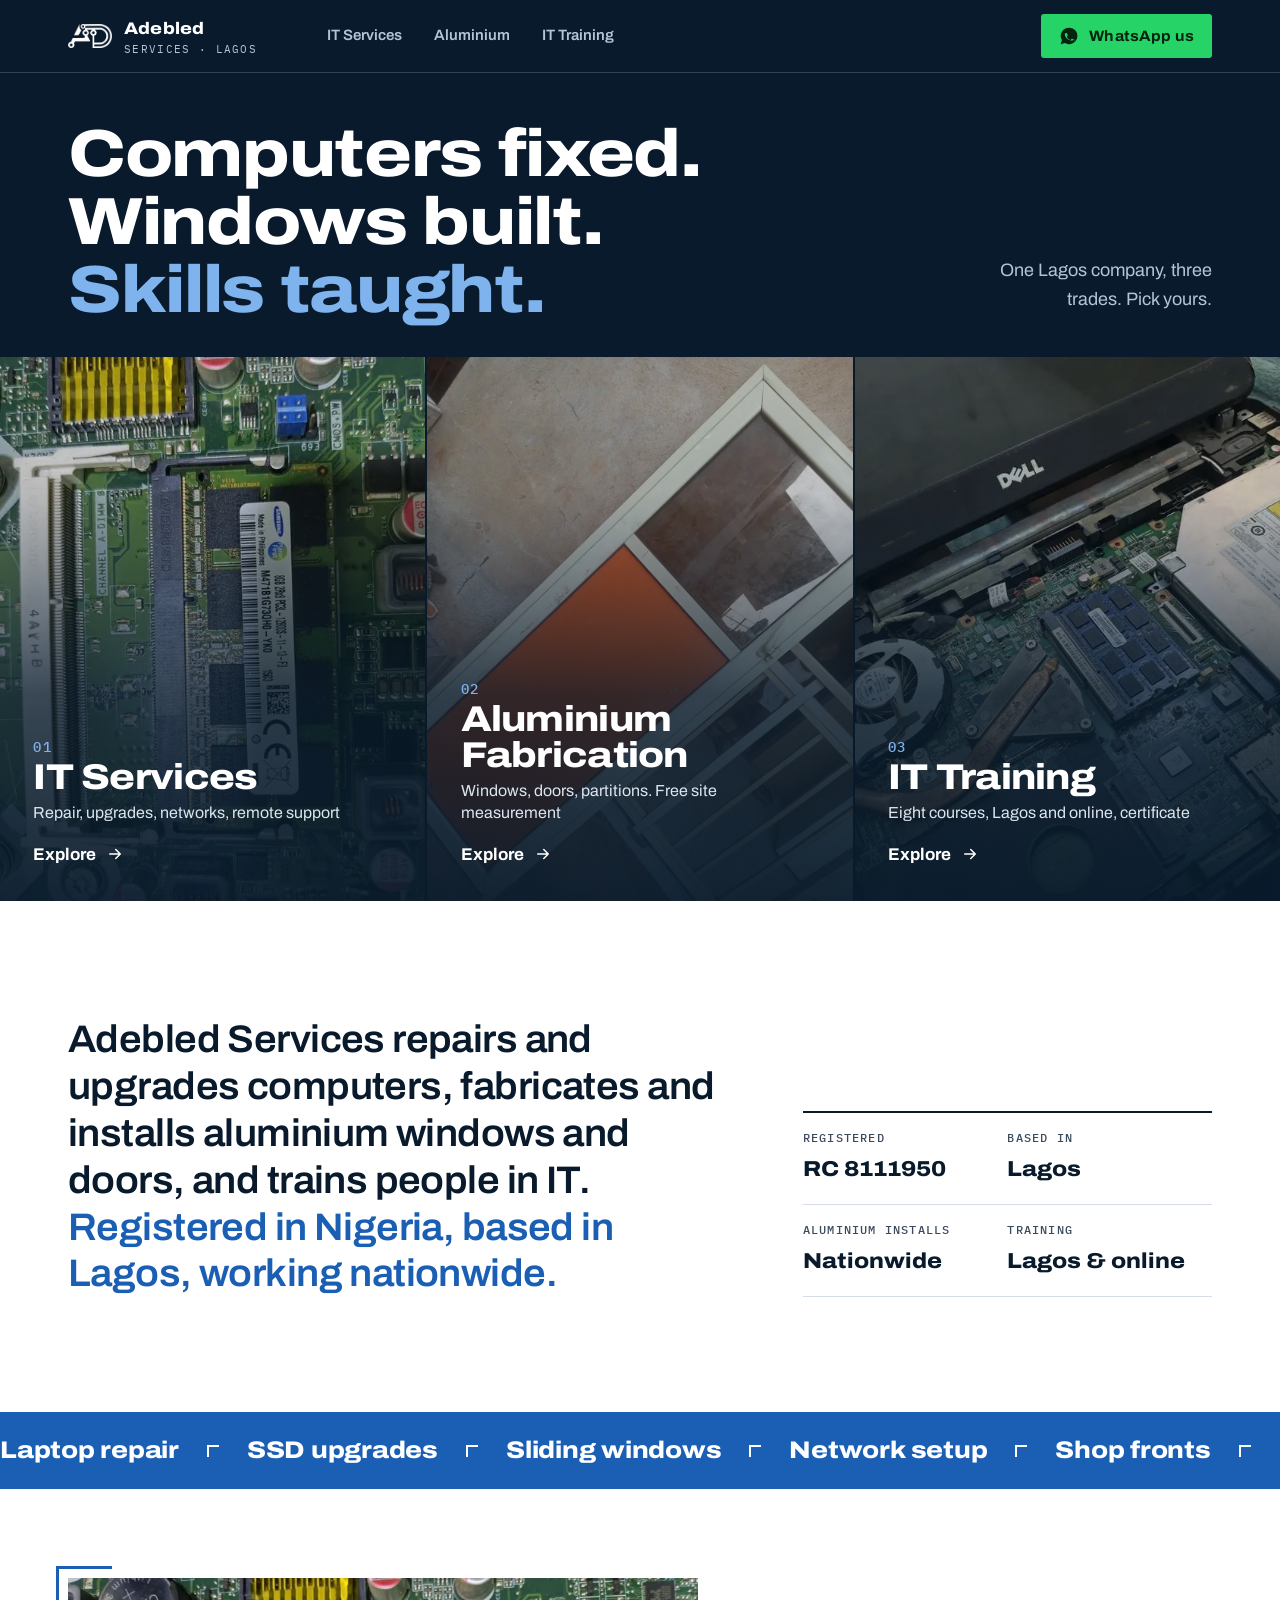
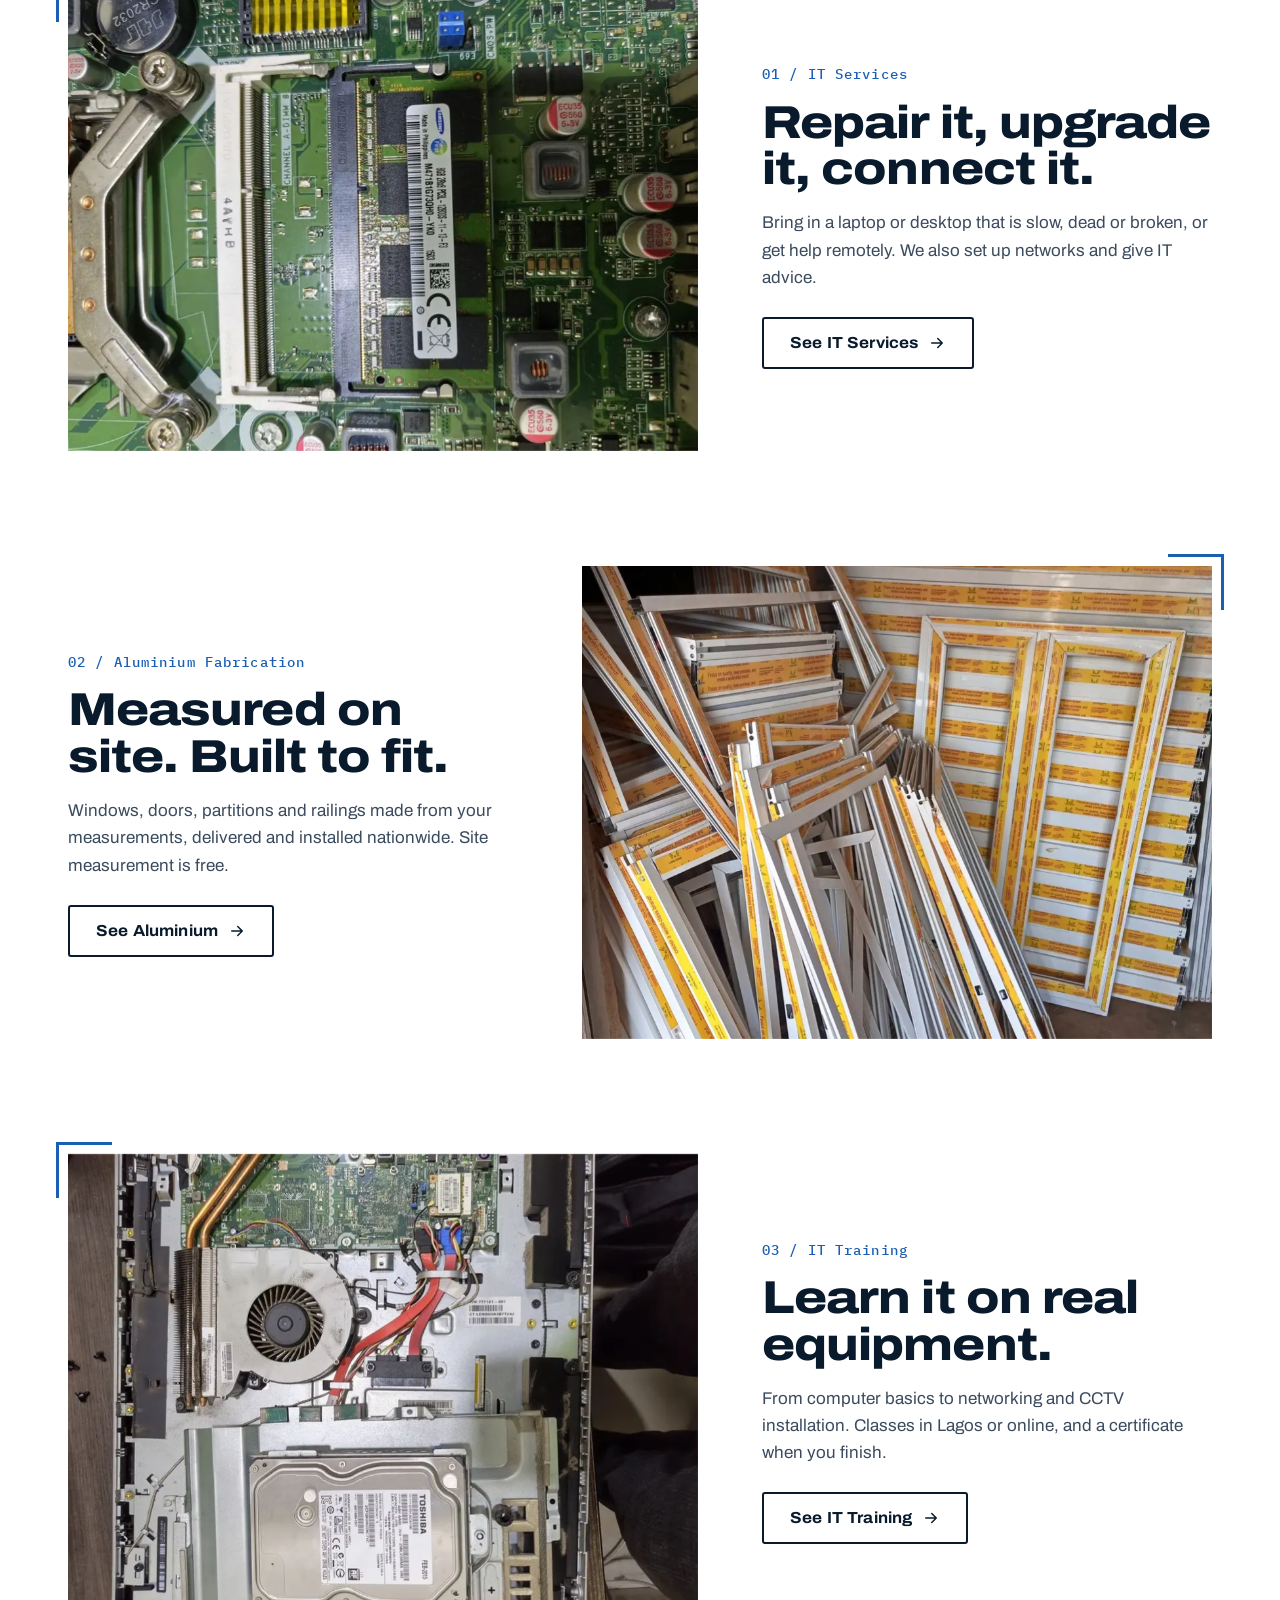
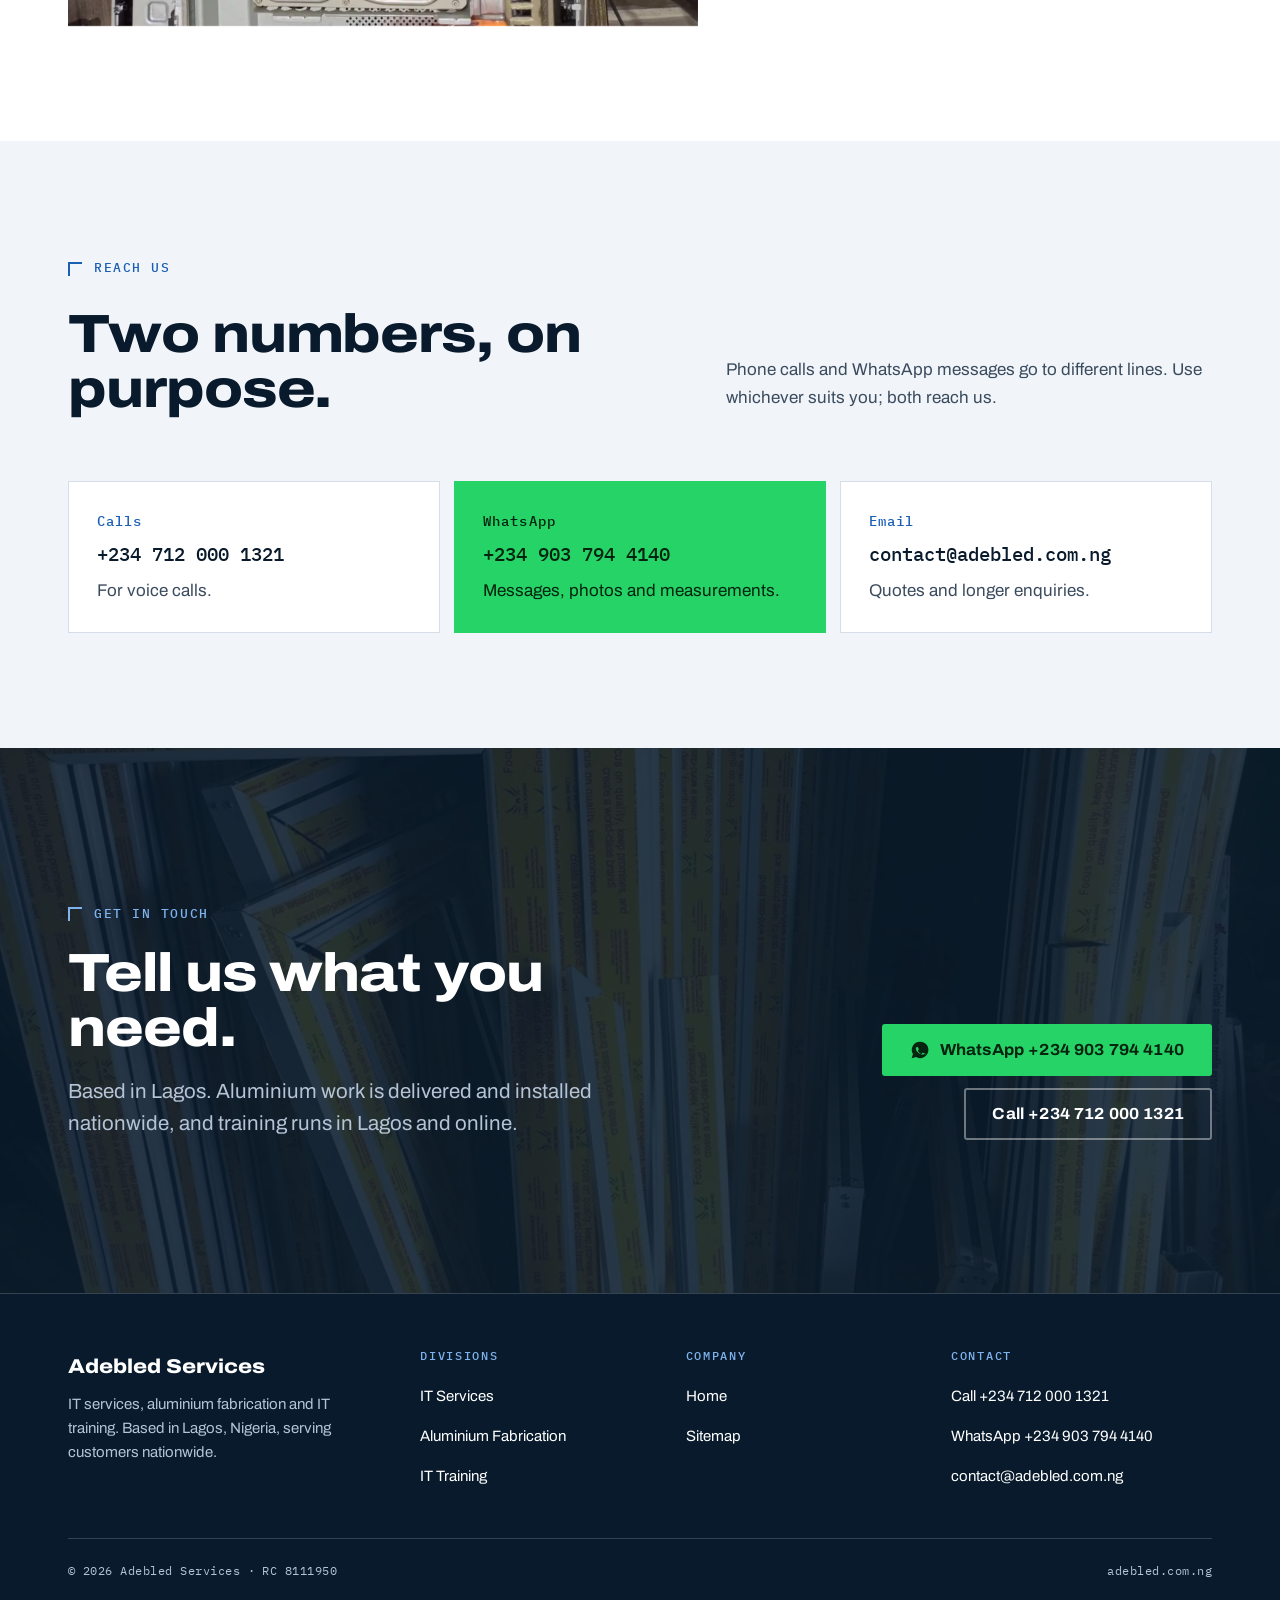
<file: index.html>
<!doctype html>
<html lang="en">
<head>
<meta charset="utf-8">
<meta name="viewport" content="width=device-width, initial-scale=1">
<title>Computer Repair, IT Training &amp; Aluminium in Lagos | Adebled</title>
<meta name="description" content="Computer repair, Windows installation, networks and IT support in Lagos, plus computer repair training and aluminium windows and doors installed nationwide.">
<link rel="canonical" href="https://adebled.com.ng/">
<meta name="theme-color" content="#081a2b">
<meta property="og:type" content="website">
<meta property="og:site_name" content="Adebled Services">
<meta property="og:title" content="Computer Repair, IT Training &amp; Aluminium in Lagos | Adebled">
<meta property="og:description" content="Computer repair, Windows installation, networks and IT support in Lagos, plus computer repair training and aluminium windows and doors installed nationwide.">
<meta property="og:url" content="https://adebled.com.ng/">
<meta property="og:image" content="https://adebled.com.ng/assets/og/home.png">
<meta property="og:image:width" content="1200">
<meta property="og:image:height" content="630">
<meta name="twitter:card" content="summary_large_image">
<link rel="icon" href="favicon.ico" sizes="48x48">
<link rel="icon" type="image/png" sizes="96x96" href="icons/favicon-96x96.png">
<link rel="apple-touch-icon" href="icons/apple-touch-icon.png">
<link rel="manifest" href="site.webmanifest">
<link rel="preload" href="assets/fonts/archivo.woff2" as="font" type="font/woff2" crossorigin>
<link rel="stylesheet" href="css/system.css">
<link rel="stylesheet" href="css/main.css">
<link rel="stylesheet" href="css/home.css">
<script>document.documentElement.className+=' js'</script>
<noscript><style>.reveal{opacity:1!important;transform:none!important}.wipe-io,.wipe-io>span{clip-path:none!important;transform:none!important}</style></noscript>
<script type="application/ld+json">
{
  "@context": "https://schema.org",
  "@graph": [
    {
      "@type": [
        "LocalBusiness",
        "Organization"
      ],
      "@id": "https://adebled.com.ng/#org",
      "name": "Adebled Services",
      "url": "https://adebled.com.ng/",
      "logo": "https://adebled.com.ng/icons/icon-512.png",
      "image": "https://adebled.com.ng/assets/og/home.png",
      "telephone": "+2347120001321",
      "email": "contact@adebled.com.ng",
      "identifier": "RC 8111950",
      "address": {
        "@type": "PostalAddress",
        "addressLocality": "Lagos",
        "addressCountry": "NG"
      },
      "areaServed": {
        "@type": "Country",
        "name": "Nigeria"
      },
      "knowsAbout": [
        "Computer repair",
        "Laptop repair",
        "Windows installation",
        "Network setup",
        "IT support",
        "Computer repair training",
        "IT support training",
        "Aluminium windows and doors"
      ],
      "sameAs": []
    },
    {
      "@type": "WebSite",
      "@id": "https://adebled.com.ng/#site",
      "url": "https://adebled.com.ng/",
      "name": "Adebled Services",
      "publisher": {
        "@id": "https://adebled.com.ng/#org"
      }
    }
  ]
}
</script>
<script src="js/legacy-redirect.js"></script>
</head>
<body class="page-home">
<a class="skip" href="#main">Skip to content</a>
<header class="site-header">
  <div class="wrap">
    <a class="brand" href="./" aria-label="Adebled Services, home">
      <img src="assets/logo-white.png" width="44" height="25" alt="">
      <span><b>Adebled</b><small>Services · Lagos</small></span>
    </a>
    <nav class="nav" aria-label="Divisions"><a href="it-services/">IT Services</a><a href="aluminium/">Aluminium</a><a href="it-training/">IT Training</a></nav>
    <a class="btn btn--wa header-wa header-cta" href="https://wa.me/2349037944140?text=Hello%20Adebled%20Services%2C%20I%20have%20an%20enquiry." rel="noopener"><svg width="20" height="20" viewBox="0 0 24 24" fill="currentColor" aria-hidden="true"><path d="M12.04 2a9.9 9.9 0 0 0-8.5 14.9L2 22l5.24-1.5A9.9 9.9 0 1 0 12.04 2Zm5.8 14.1c-.25.7-1.45 1.33-2 1.38-.5.05-1.1.07-1.77-.11a14 14 0 0 1-5.5-3.33 7.6 7.6 0 0 1-1.6-3.5c-.1-.9.4-1.6.7-1.9.25-.27.55-.33.73-.33h.52c.17 0 .4-.06.6.45.25.6.85 2.1.92 2.25.08.15.12.33.02.52-.1.2-.15.32-.3.5-.15.17-.32.38-.45.5-.15.15-.3.3-.13.6.17.3.77 1.27 1.65 2.05 1.13 1 2.1 1.32 2.4 1.47.3.15.47.12.65-.07.17-.2.75-.87.95-1.17.2-.3.4-.25.67-.15.28.1 1.75.83 2.05.98.3.15.5.22.57.35.07.12.07.72-.18 1.4Z"/></svg> WhatsApp us</a>
  </div>
</header>
<main id="main">
<section class="tri" aria-label="Our three divisions">
  <div class="tri-intro">
    <div class="wrap">
      <h1 class="tri-h1"><span class="wipe"><span>Computers fixed. Windows built.<br> <em>Skills taught.</em></span></span></h1>
      <p class="fade">One Lagos company, three trades. Pick yours.</p>
    </div>
  </div>
  <div class="tri-panels">
    <a class="panel" href="it-services/">
      <img src="assets/img/it-ram-detail-960.webp" srcset="assets/img/it-ram-detail-480.webp 480w, assets/img/it-ram-detail-960.webp 960w" sizes="(min-width: 900px) 40vw, 100vw" width="960" height="718" alt="Memory module seated in a motherboard slot" loading="eager" decoding="async">
      <span class="panel-body"><span class="panel-n">01</span><span class="panel-t">IT Services</span><span class="panel-d">Repair, upgrades, networks, remote support</span><span class="panel-go">Explore <svg width="20" height="20" viewBox="0 0 24 24" fill="none" stroke="currentColor" stroke-width="2" stroke-linecap="round" stroke-linejoin="round" aria-hidden="true"><path d="M5 12h14M13 6l6 6-6 6"/></svg></span></span>
    </a>
    <a class="panel" href="aluminium/">
      <img src="assets/img/al-orange-sliding-window-960.webp" srcset="assets/img/al-orange-sliding-window-480.webp 480w, assets/img/al-orange-sliding-window-960.webp 960w" sizes="(min-width: 900px) 40vw, 100vw" width="960" height="1165" alt="Aluminium sliding window with orange infill and security bars" loading="eager" decoding="async">
      <span class="panel-body"><span class="panel-n">02</span><span class="panel-t">Aluminium Fabrication</span><span class="panel-d">Windows, doors, partitions. Free site measurement</span><span class="panel-go">Explore <svg width="20" height="20" viewBox="0 0 24 24" fill="none" stroke="currentColor" stroke-width="2" stroke-linecap="round" stroke-linejoin="round" aria-hidden="true"><path d="M5 12h14M13 6l6 6-6 6"/></svg></span></span>
    </a>
    <a class="panel" href="it-training/">
      <img src="assets/img/it-laptop-internals-960.webp" srcset="assets/img/it-laptop-internals-480.webp 480w, assets/img/it-laptop-internals-960.webp 960w" sizes="(min-width: 900px) 40vw, 100vw" width="960" height="718" alt="Laptop opened up showing fan, heatsink and memory" loading="eager" decoding="async">
      <span class="panel-body"><span class="panel-n">03</span><span class="panel-t">IT Training</span><span class="panel-d">Eight courses, Lagos and online, certificate</span><span class="panel-go">Explore <svg width="20" height="20" viewBox="0 0 24 24" fill="none" stroke="currentColor" stroke-width="2" stroke-linecap="round" stroke-linejoin="round" aria-hidden="true"><path d="M5 12h14M13 6l6 6-6 6"/></svg></span></span>
    </a>
  </div>
</section>

<section class="band statement">
  <div class="wrap statement-grid">
    <p class="statement-text reveal">Adebled Services repairs and upgrades computers, fabricates and installs aluminium windows and doors, and trains people in IT. <span>Registered in Nigeria, based in Lagos, working nationwide.</span></p>
    <dl class="facts-list reveal">
      <div><dt>Registered</dt><dd>RC 8111950</dd></div>
      <div><dt>Based in</dt><dd>Lagos</dd></div>
      <div><dt>Aluminium installs</dt><dd>Nationwide</dd></div>
      <div><dt>Training</dt><dd>Lagos &amp; online</dd></div>
    </dl>
  </div>
</section>

<div class="marquee" aria-hidden="true"><ul class="marquee-track"><li>Laptop repair</li><li>SSD upgrades</li><li>Sliding windows</li><li>Network setup</li><li>Shop fronts</li><li>Microsoft Office</li><li>Curtain walling</li><li>CCTV installation</li><li>Balcony railings</li><li>Remote support</li><li>Web design</li><li>Office partitioning</li><li class="dup">Laptop repair</li><li class="dup">SSD upgrades</li><li class="dup">Sliding windows</li><li class="dup">Network setup</li><li class="dup">Shop fronts</li><li class="dup">Microsoft Office</li><li class="dup">Curtain walling</li><li class="dup">CCTV installation</li><li class="dup">Balcony railings</li><li class="dup">Remote support</li><li class="dup">Web design</li><li class="dup">Office partitioning</li></ul></div>

<section class="band showcase">
  <div class="wrap">
    <article class="feature">
      <figure class="feature-img reveal"><img src="assets/img/it-ram-detail-960.webp" srcset="assets/img/it-ram-detail-480.webp 480w, assets/img/it-ram-detail-960.webp 960w" sizes="(min-width: 900px) 58vw, 100vw" width="960" height="718" alt="Memory module seated in a computer motherboard slot" loading="lazy" decoding="async"></figure>
      <div class="feature-copy reveal">
        <span class="num">01 / IT Services</span>
        <h2>Repair it, upgrade it, connect it.</h2>
        <p>Bring in a laptop or desktop that is slow, dead or broken, or get help remotely. We also set up networks and give IT advice.</p>
        <a class="btn btn--line" href="it-services/">See IT Services <svg width="20" height="20" viewBox="0 0 24 24" fill="none" stroke="currentColor" stroke-width="2" stroke-linecap="round" stroke-linejoin="round" aria-hidden="true"><path d="M5 12h14M13 6l6 6-6 6"/></svg></a>
      </div>
    </article>
    <article class="feature feature--flip">
      <figure class="feature-img reveal"><img src="assets/img/al-workshop-frames-3-960.webp" srcset="assets/img/al-workshop-frames-3-480.webp 480w, assets/img/al-workshop-frames-3-960.webp 960w" sizes="(min-width: 900px) 58vw, 100vw" width="960" height="874" alt="Cut and assembled aluminium frames in the workshop" loading="lazy" decoding="async"></figure>
      <div class="feature-copy reveal">
        <span class="num">02 / Aluminium Fabrication</span>
        <h2>Measured on site. Built to fit.</h2>
        <p>Windows, doors, partitions and railings made from your measurements, delivered and installed nationwide. Site measurement is free.</p>
        <a class="btn btn--line" href="aluminium/">See Aluminium <svg width="20" height="20" viewBox="0 0 24 24" fill="none" stroke="currentColor" stroke-width="2" stroke-linecap="round" stroke-linejoin="round" aria-hidden="true"><path d="M5 12h14M13 6l6 6-6 6"/></svg></a>
      </div>
    </article>
    <article class="feature">
      <figure class="feature-img reveal"><img src="assets/img/it-desktop-internals-960.webp" srcset="assets/img/it-desktop-internals-480.webp 480w, assets/img/it-desktop-internals-960.webp 960w" sizes="(min-width: 900px) 58vw, 100vw" width="960" height="718" alt="Inside an all-in-one computer showing fan, cables and hard drive" loading="lazy" decoding="async"></figure>
      <div class="feature-copy reveal">
        <span class="num">03 / IT Training</span>
        <h2>Learn it on real equipment.</h2>
        <p>From computer basics to networking and CCTV installation. Classes in Lagos or online, and a certificate when you finish.</p>
        <a class="btn btn--line" href="it-training/">See IT Training <svg width="20" height="20" viewBox="0 0 24 24" fill="none" stroke="currentColor" stroke-width="2" stroke-linecap="round" stroke-linejoin="round" aria-hidden="true"><path d="M5 12h14M13 6l6 6-6 6"/></svg></a>
      </div>
    </article>
  </div>
</section>

<section class="band band--alt">
  <div class="wrap">
    <div class="sec-head">
  <div><p class="eyebrow"><span class="corner"></span>Reach us</p><h2 class="wipe-io"><span>Two numbers, on purpose.</span></h2></div>
  <p class="reveal">Phone calls and WhatsApp messages go to different lines. Use whichever suits you; both reach us.</p>
</div>
    <div class="contact-cards">
      <a class="card reveal" href="tel:+2347120001321"><span class="num">Calls</span><span class="big">+234 712 000 1321</span><span>For voice calls.</span></a>
      <a class="card card--wa reveal" href="https://wa.me/2349037944140" rel="noopener"><span class="num">WhatsApp</span><span class="big">+234 903 794 4140</span><span>Messages, photos and measurements.</span></a>
      <a class="card reveal" href="mailto:contact@adebled.com.ng"><span class="num">Email</span><span class="big">contact@adebled.com.ng</span><span>Quotes and longer enquiries.</span></a>
    </div>
  </div>
</section>

<section class="band band--dark cta cta--photo">
  <div class="cta-bg" aria-hidden="true"><img src="assets/img/al-workshop-frames-2-960.webp" srcset="assets/img/al-workshop-frames-2-480.webp 480w, assets/img/al-workshop-frames-2-960.webp 960w" sizes="100vw" width="960" height="655" alt="" loading="lazy" decoding="async"></div>
  <div class="wrap inner">
    <div>
      <p class="eyebrow"><span class="corner"></span>Get in touch</p>
      <h2 class="wipe-io"><span>Tell us what you need.</span></h2>
      <p class="lead reveal" style="margin-top:20px">Based in Lagos. Aluminium work is delivered and installed nationwide, and training runs in Lagos and online.</p>
    </div>
    <div class="btn-row reveal">
      <a class="btn btn--wa" href="https://wa.me/2349037944140?text=Hello%20Adebled%20Services%2C%20I%20have%20an%20enquiry." rel="noopener"><svg width="20" height="20" viewBox="0 0 24 24" fill="currentColor" aria-hidden="true"><path d="M12.04 2a9.9 9.9 0 0 0-8.5 14.9L2 22l5.24-1.5A9.9 9.9 0 1 0 12.04 2Zm5.8 14.1c-.25.7-1.45 1.33-2 1.38-.5.05-1.1.07-1.77-.11a14 14 0 0 1-5.5-3.33 7.6 7.6 0 0 1-1.6-3.5c-.1-.9.4-1.6.7-1.9.25-.27.55-.33.73-.33h.52c.17 0 .4-.06.6.45.25.6.85 2.1.92 2.25.08.15.12.33.02.52-.1.2-.15.32-.3.5-.15.17-.32.38-.45.5-.15.15-.3.3-.13.6.17.3.77 1.27 1.65 2.05 1.13 1 2.1 1.32 2.4 1.47.3.15.47.12.65-.07.17-.2.75-.87.95-1.17.2-.3.4-.25.67-.15.28.1 1.75.83 2.05.98.3.15.5.22.57.35.07.12.07.72-.18 1.4Z"/></svg> WhatsApp +234 903 794 4140</a>
      <a class="btn btn--ghost" href="tel:+2347120001321">Call +234 712 000 1321</a>
    </div>
  </div>
</section>
</main>
<footer class="site-footer">
  <div class="wrap">
    <div class="cols">
      <div>
        <p style="color:var(--dark-ink);font-weight:800;font-stretch:114%;font-size:1.25rem;margin-bottom:10px">Adebled Services</p>
        <p>IT services, aluminium fabrication and IT training. Based in Lagos, Nigeria, serving customers nationwide.</p>
      </div>
      <div>
        <h2>Divisions</h2>
        <ul>
          <li><a href="it-services/">IT Services</a></li>
          <li><a href="aluminium/">Aluminium Fabrication</a></li>
          <li><a href="it-training/">IT Training</a></li>
        </ul>
      </div>
      <div>
        <h2>Company</h2>
        <ul>
          <li><a href="./">Home</a></li>
          <li><a href="sitemap.xml">Sitemap</a></li>
        </ul>
      </div>
      <div>
        <h2>Contact</h2>
        <ul>
          <li><a href="tel:+2347120001321">Call +234 712 000 1321</a></li>
          <li><a href="https://wa.me/2349037944140" rel="noopener">WhatsApp +234 903 794 4140</a></li>
          <li><a href="mailto:contact@adebled.com.ng">contact@adebled.com.ng</a></li>
        </ul>
      </div>
    </div>
    <div class="fine"><span>© 2026 Adebled Services · RC 8111950</span><span>adebled.com.ng</span></div>
  </div>
</footer>
<script src="js/reveal.js" defer></script>
</body>
</html>
</file>
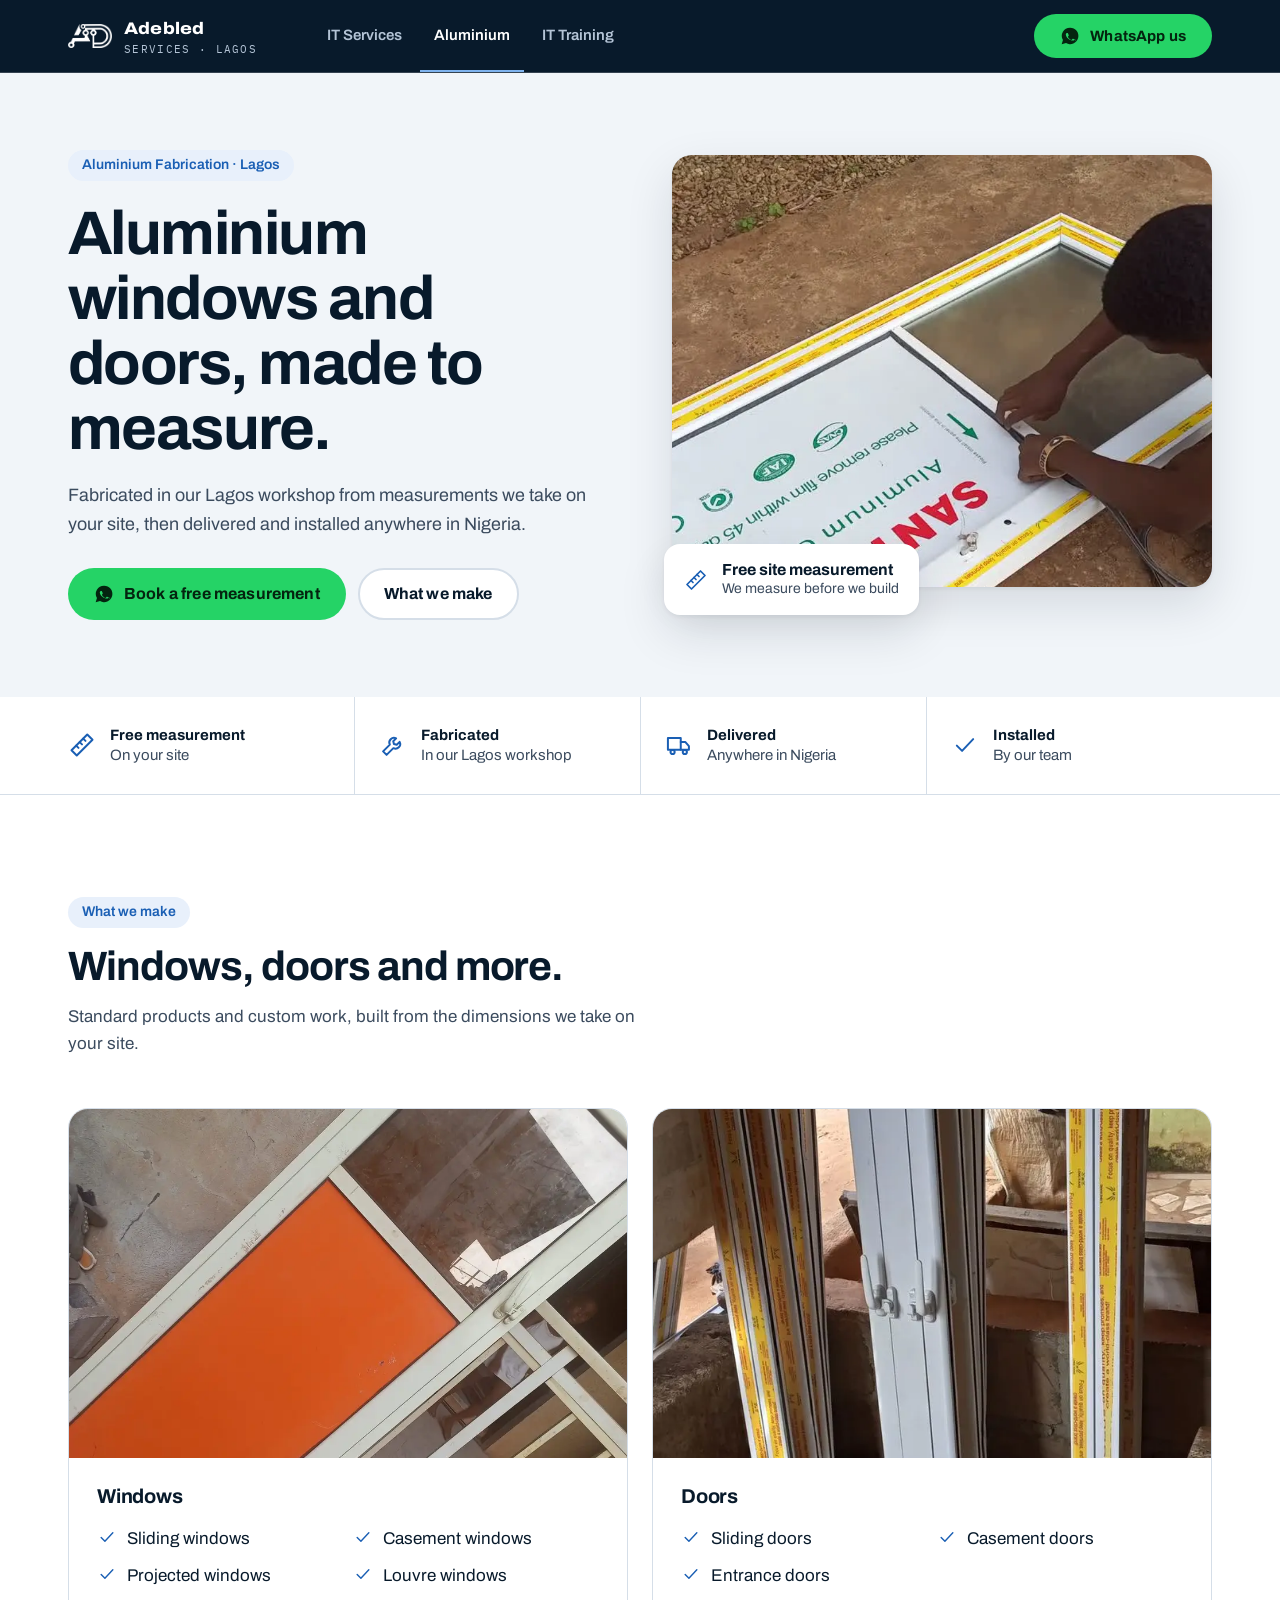
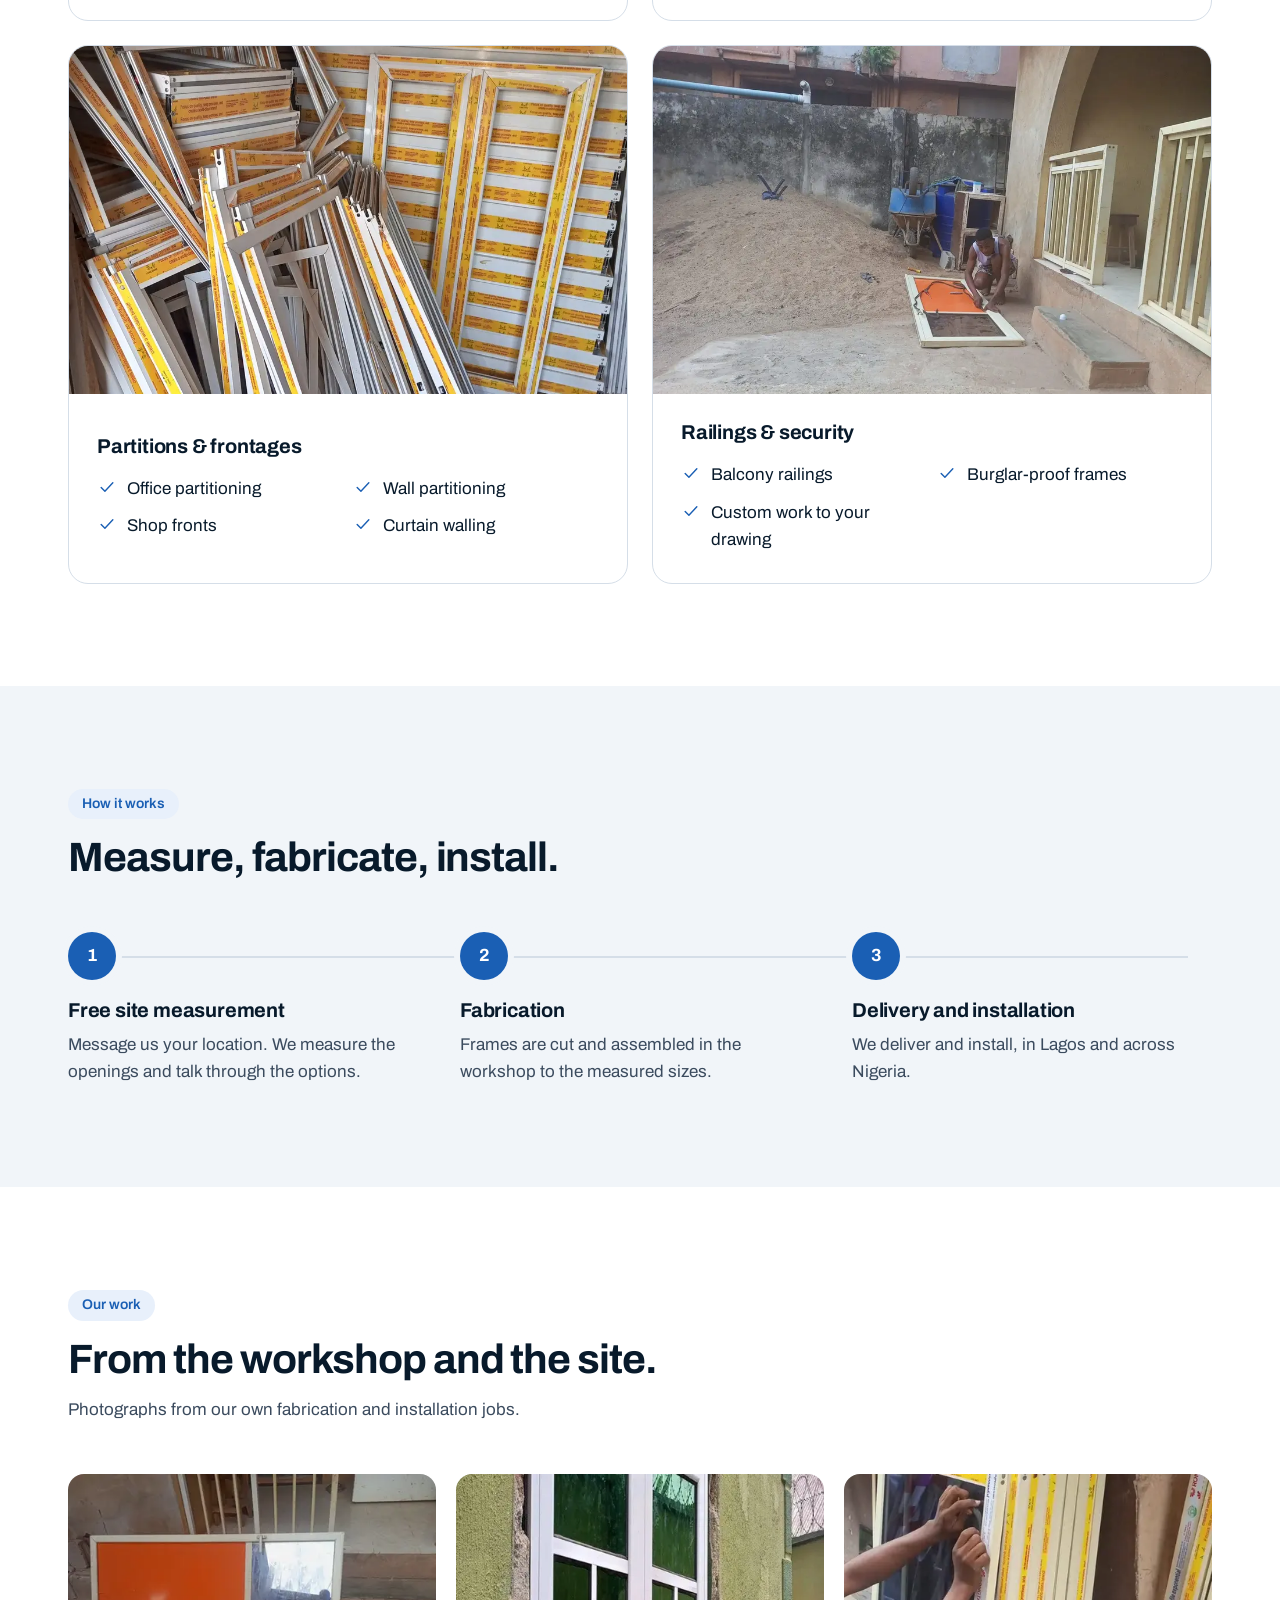
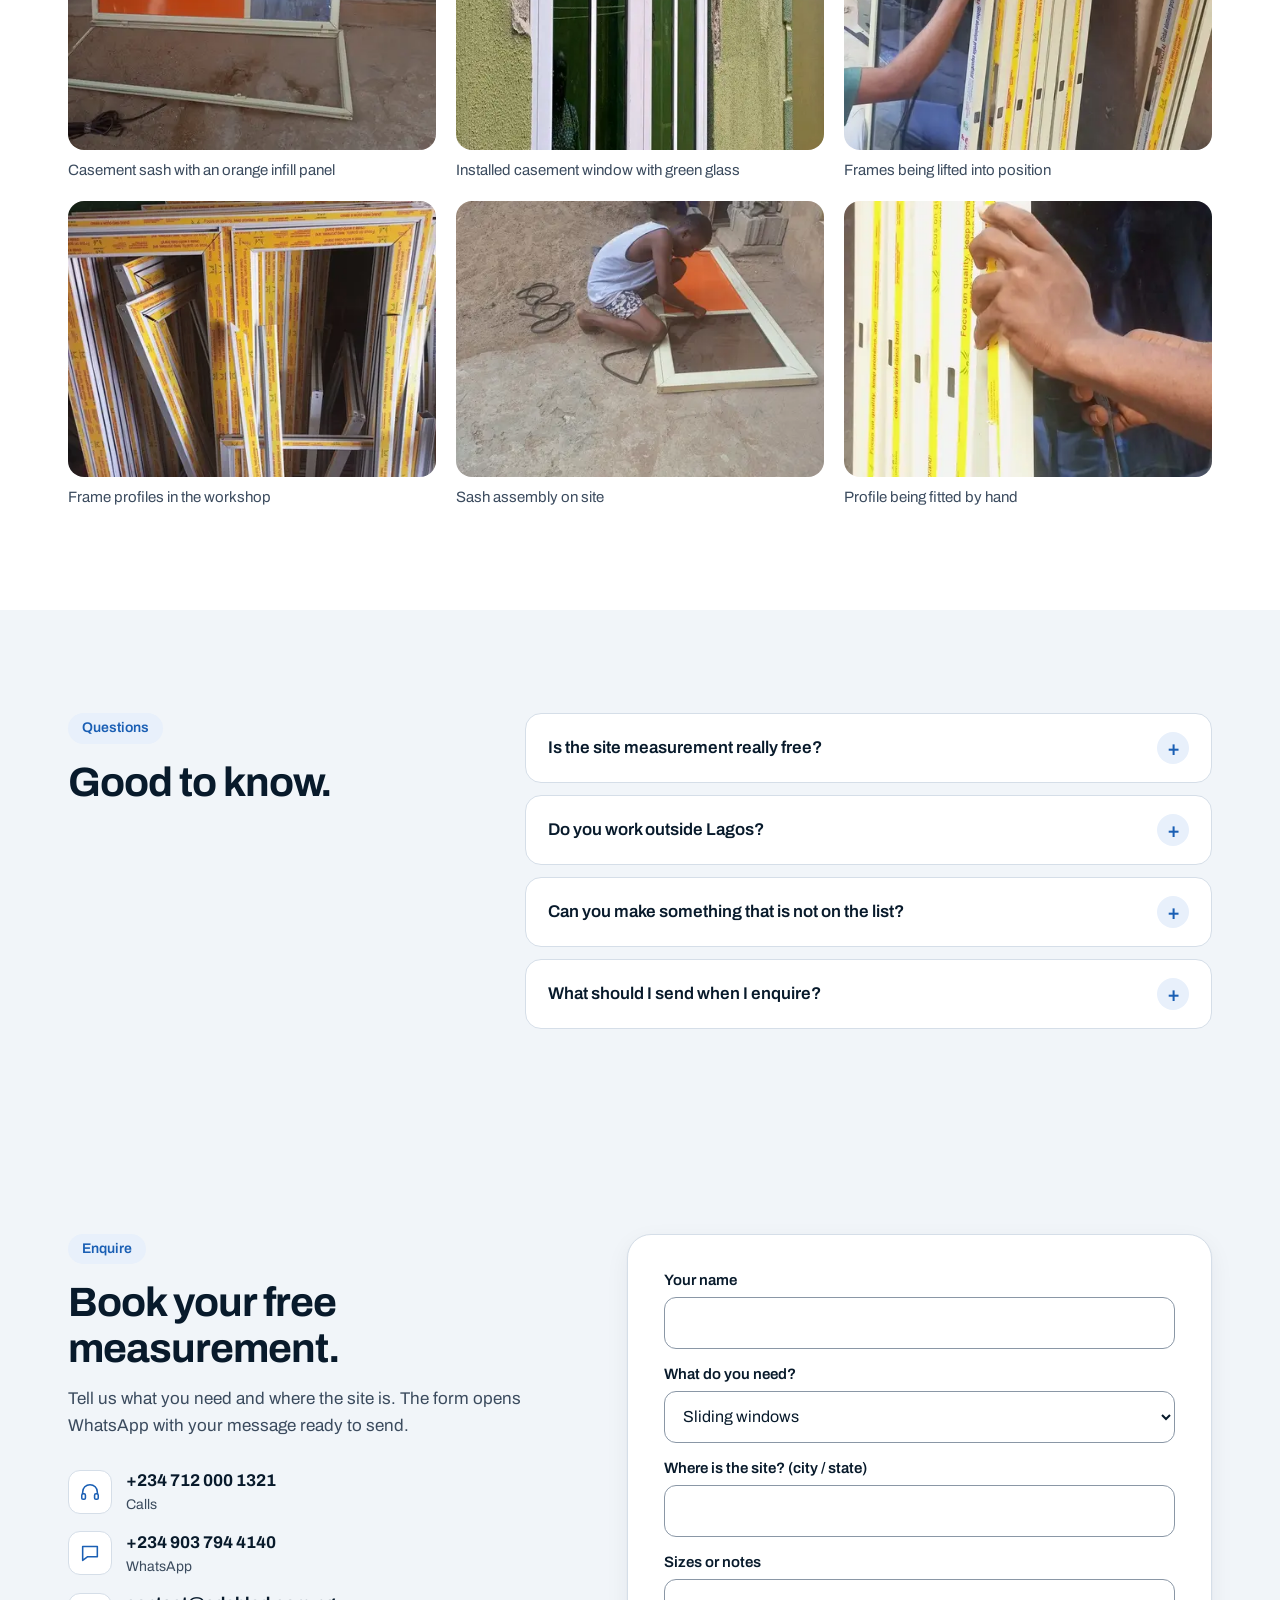
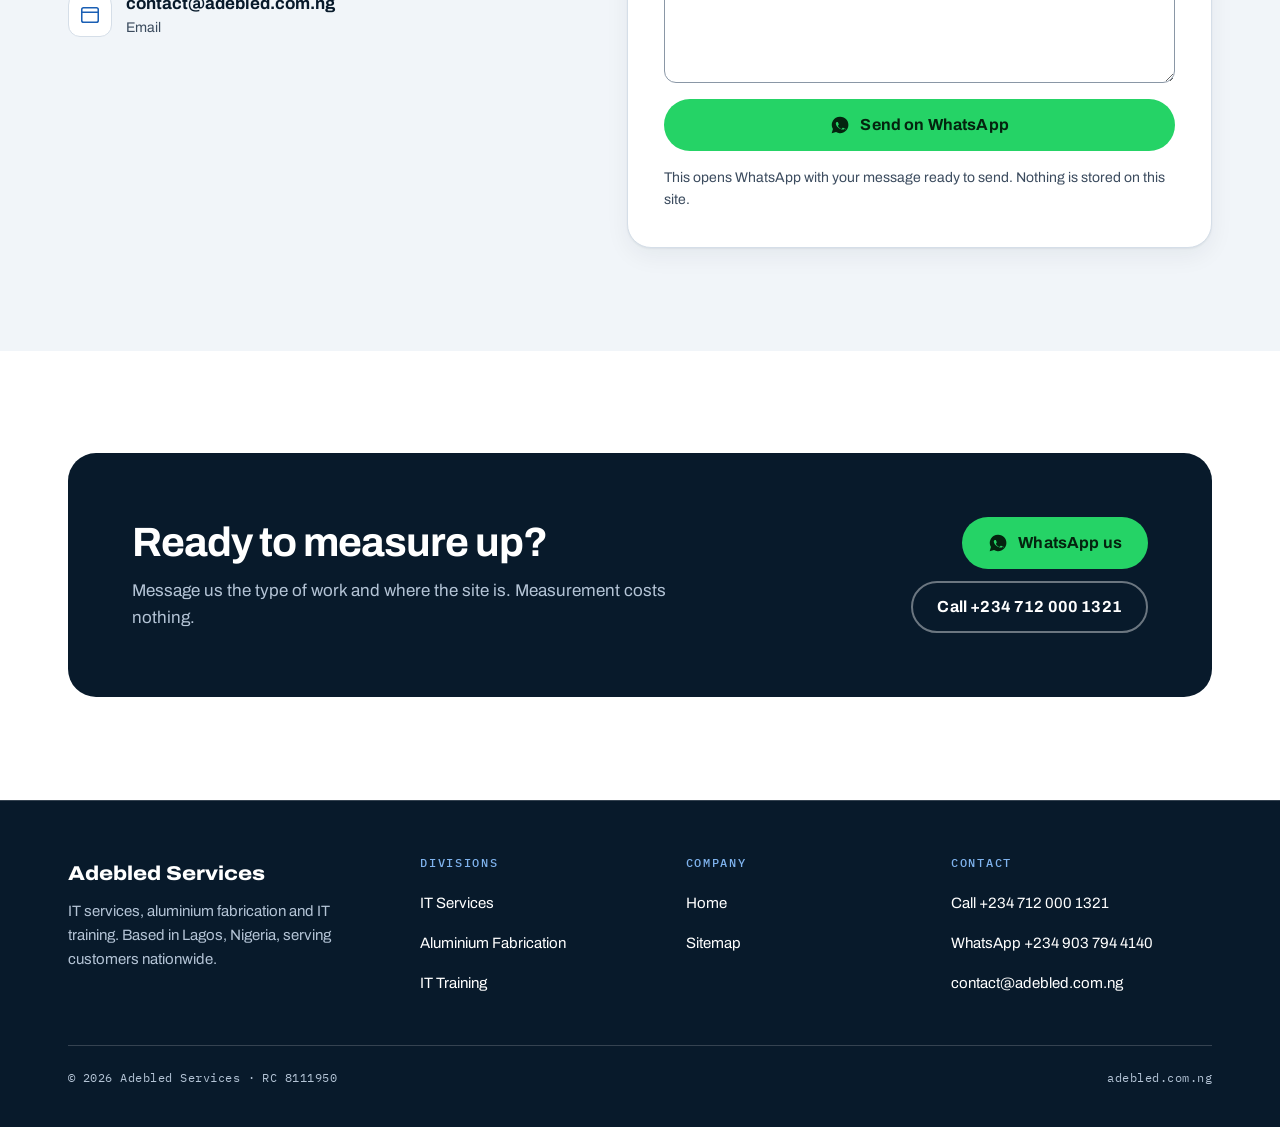
<file: aluminium/index.html>
<!doctype html>
<html lang="en">
<head>
<meta charset="utf-8">
<meta name="viewport" content="width=device-width, initial-scale=1">
<title>Aluminium Windows &amp; Doors, Fabrication &amp; Installation | Adebled</title>
<meta name="description" content="Aluminium windows, doors, partitions, shop fronts and railings made in Lagos. Free site measurement, with window and door installation across Nigeria.">
<link rel="canonical" href="https://adebled.com.ng/aluminium/">
<meta name="theme-color" content="#081a2b">
<meta property="og:type" content="website">
<meta property="og:site_name" content="Adebled Services">
<meta property="og:title" content="Aluminium Windows &amp; Doors, Fabrication &amp; Installation | Adebled">
<meta property="og:description" content="Aluminium windows, doors, partitions, shop fronts and railings made in Lagos. Free site measurement, with window and door installation across Nigeria.">
<meta property="og:url" content="https://adebled.com.ng/aluminium/">
<meta property="og:image" content="https://adebled.com.ng/assets/og/aluminium.png">
<meta property="og:image:width" content="1200">
<meta property="og:image:height" content="630">
<meta name="twitter:card" content="summary_large_image">
<link rel="icon" href="../favicon.ico" sizes="48x48">
<link rel="icon" type="image/png" sizes="96x96" href="../icons/favicon-96x96.png">
<link rel="apple-touch-icon" href="../icons/apple-touch-icon.png">
<link rel="manifest" href="../site.webmanifest">
<link rel="preload" href="../assets/fonts/archivo.woff2" as="font" type="font/woff2" crossorigin>
<link rel="stylesheet" href="../css/system.css">
<link rel="stylesheet" href="../css/main.css">
<link rel="stylesheet" href="../css/division.css">
<script>document.documentElement.className+=' js'</script>
<noscript><style>.reveal{opacity:1!important;transform:none!important}.wipe-io,.wipe-io>span{clip-path:none!important;transform:none!important}</style></noscript>
<script type="application/ld+json">
{
  "@context": "https://schema.org",
  "@graph": [
    {
      "@type": [
        "LocalBusiness",
        "Organization"
      ],
      "@id": "https://adebled.com.ng/#org",
      "name": "Adebled Services",
      "url": "https://adebled.com.ng/",
      "logo": "https://adebled.com.ng/icons/icon-512.png",
      "image": "https://adebled.com.ng/assets/og/home.png",
      "telephone": "+2347120001321",
      "email": "contact@adebled.com.ng",
      "identifier": "RC 8111950",
      "address": {
        "@type": "PostalAddress",
        "addressLocality": "Lagos",
        "addressCountry": "NG"
      },
      "areaServed": {
        "@type": "Country",
        "name": "Nigeria"
      },
      "knowsAbout": [
        "Computer repair",
        "Laptop repair",
        "Windows installation",
        "Network setup",
        "IT support",
        "Computer repair training",
        "IT support training",
        "Aluminium windows and doors"
      ],
      "sameAs": []
    },
    {
      "@type": "Service",
      "name": "Aluminium Fabrication",
      "description": "Aluminium windows, doors, partitions, shop fronts and railings made in Lagos. Free site measurement, with window and door installation across Nigeria.",
      "url": "https://adebled.com.ng/aluminium/",
      "provider": {
        "@id": "https://adebled.com.ng/#org"
      },
      "areaServed": {
        "@type": "Country",
        "name": "Nigeria"
      },
      "serviceType": [
        "Aluminium windows",
        "Aluminium doors",
        "Partitioning",
        "Shop fronts",
        "Curtain walling",
        "Balcony railings",
        "Burglar-proof frames"
      ]
    },
    {
      "@type": "BreadcrumbList",
      "itemListElement": [
        {
          "@type": "ListItem",
          "position": 1,
          "name": "Home",
          "item": "https://adebled.com.ng/"
        },
        {
          "@type": "ListItem",
          "position": 2,
          "name": "Aluminium Fabrication",
          "item": "https://adebled.com.ng/aluminium/"
        }
      ]
    }
  ]
}
</script>
</head>
<body class="page-al page-division has-actionbar">
<a class="skip" href="#main">Skip to content</a>
<header class="site-header">
  <div class="wrap">
    <a class="brand" href="../" aria-label="Adebled Services, home">
      <img src="../assets/logo-white.png" width="44" height="25" alt="">
      <span><b>Adebled</b><small>Services · Lagos</small></span>
    </a>
    <nav class="nav" aria-label="Divisions"><a href="../it-services/">IT Services</a><a href="../aluminium/" aria-current="page">Aluminium</a><a href="../it-training/">IT Training</a></nav>
    <a class="btn btn--wa header-wa header-cta" href="https://wa.me/2349037944140?text=Hello%20Adebled%20Services%2C%20I%20have%20an%20enquiry." rel="noopener"><svg width="20" height="20" viewBox="0 0 24 24" fill="currentColor" aria-hidden="true"><path d="M12.04 2a9.9 9.9 0 0 0-8.5 14.9L2 22l5.24-1.5A9.9 9.9 0 1 0 12.04 2Zm5.8 14.1c-.25.7-1.45 1.33-2 1.38-.5.05-1.1.07-1.77-.11a14 14 0 0 1-5.5-3.33 7.6 7.6 0 0 1-1.6-3.5c-.1-.9.4-1.6.7-1.9.25-.27.55-.33.73-.33h.52c.17 0 .4-.06.6.45.25.6.85 2.1.92 2.25.08.15.12.33.02.52-.1.2-.15.32-.3.5-.15.17-.32.38-.45.5-.15.15-.3.3-.13.6.17.3.77 1.27 1.65 2.05 1.13 1 2.1 1.32 2.4 1.47.3.15.47.12.65-.07.17-.2.75-.87.95-1.17.2-.3.4-.25.67-.15.28.1 1.75.83 2.05.98.3.15.5.22.57.35.07.12.07.72-.18 1.4Z"/></svg> WhatsApp us</a>
  </div>
</header>
<main id="main">
<section class="d-hero">
  <div class="wrap d-hero-grid">
    <div class="d-hero-copy">
      <span class="pill">Aluminium Fabrication · Lagos</span>
      <h1 class="fade">Aluminium windows and doors, made to measure.</h1>
      <p class="d-lead fade">Fabricated in our Lagos workshop from measurements we take on your site, then delivered and installed anywhere in Nigeria.</p>
      <div class="btn-row fade d2"><a class="btn btn--wa" href="https://wa.me/2349037944140?text=Hello%20Adebled%20Services%2C%20I%20would%20like%20a%20free%20site%20measurement%20and%20quote%20for%20aluminium%20work." rel="noopener"><svg width="20" height="20" viewBox="0 0 24 24" fill="currentColor" aria-hidden="true"><path d="M12.04 2a9.9 9.9 0 0 0-8.5 14.9L2 22l5.24-1.5A9.9 9.9 0 1 0 12.04 2Zm5.8 14.1c-.25.7-1.45 1.33-2 1.38-.5.05-1.1.07-1.77-.11a14 14 0 0 1-5.5-3.33 7.6 7.6 0 0 1-1.6-3.5c-.1-.9.4-1.6.7-1.9.25-.27.55-.33.73-.33h.52c.17 0 .4-.06.6.45.25.6.85 2.1.92 2.25.08.15.12.33.02.52-.1.2-.15.32-.3.5-.15.17-.32.38-.45.5-.15.15-.3.3-.13.6.17.3.77 1.27 1.65 2.05 1.13 1 2.1 1.32 2.4 1.47.3.15.47.12.65-.07.17-.2.75-.87.95-1.17.2-.3.4-.25.67-.15.28.1 1.75.83 2.05.98.3.15.5.22.57.35.07.12.07.72-.18 1.4Z"/></svg> Book a free measurement</a><a class="btn btn--soft" href="#products">What we make</a></div>
    </div>
    <div class="d-hero-media fade d2">
      <div class="d-photo d-photo--video">
        <video autoplay muted loop playsinline preload="metadata" poster="../assets/img/hero-poster.webp" aria-hidden="true"><source src="../assets/aluminium/hero.mp4" type="video/mp4"></video>
      </div>
      <div class="d-note"><svg class="ic" width="24" height="24" viewBox="0 0 24 24" fill="none" stroke="currentColor" stroke-width="1.7" stroke-linecap="round" stroke-linejoin="round" aria-hidden="true"><path d="M3 16.5L16.5 3 21 7.5 7.5 21z"/><path d="M7 12.5l2 2M10 9.5l2 2M13 6.5l2 2"/></svg><div><strong>Free site measurement</strong><span>We measure before we build</span></div></div>
    </div>
  </div>
</section>

<section class="d-trust"><div class="wrap"><ul><li><svg class="ic" width="24" height="24" viewBox="0 0 24 24" fill="none" stroke="currentColor" stroke-width="1.7" stroke-linecap="round" stroke-linejoin="round" aria-hidden="true"><path d="M3 16.5L16.5 3 21 7.5 7.5 21z"/><path d="M7 12.5l2 2M10 9.5l2 2M13 6.5l2 2"/></svg><span><strong>Free measurement</strong>On your site</span></li><li><svg class="ic" width="24" height="24" viewBox="0 0 24 24" fill="none" stroke="currentColor" stroke-width="1.7" stroke-linecap="round" stroke-linejoin="round" aria-hidden="true"><path d="M14.7 6.3a4 4 0 0 0-5.4 5.4L3.5 17.5l3 3 5.8-5.8a4 4 0 0 0 5.4-5.4l-2.5 2.5-2.4-.6-.6-2.4z"/></svg><span><strong>Fabricated</strong>In our Lagos workshop</span></li><li><svg class="ic" width="24" height="24" viewBox="0 0 24 24" fill="none" stroke="currentColor" stroke-width="1.7" stroke-linecap="round" stroke-linejoin="round" aria-hidden="true"><path d="M2.5 6h11v10h-11z"/><path d="M13.5 9.5h4l3 3.5v3h-7"/><circle cx="6.5" cy="18" r="1.8"/><circle cx="17" cy="18" r="1.8"/></svg><span><strong>Delivered</strong>Anywhere in Nigeria</span></li><li><svg class="ic" width="24" height="24" viewBox="0 0 24 24" fill="none" stroke="currentColor" stroke-width="1.7" stroke-linecap="round" stroke-linejoin="round" aria-hidden="true"><path d="M5 12.5l4.5 4.5L19 7"/></svg><span><strong>Installed</strong>By our team</span></li></ul></div></section>

<section class="d-sec" id="products">
  <div class="wrap">
    <div class="d-head reveal"><span class="pill">What we make</span><h2>Windows, doors and more.</h2><p class="d-sub">Standard products and custom work, built from the dimensions we take on your site.</p></div>
    <div class="d-cats"><article class="d-cat reveal"><div class="d-cat-img"><img src="../assets/img/al-orange-sliding-window-960.webp" srcset="../assets/img/al-orange-sliding-window-480.webp 480w, ../assets/img/al-orange-sliding-window-960.webp 960w" sizes="(min-width: 900px) 45vw, 100vw" width="960" height="1165" alt="Sliding window with orange infill and security bars" loading="lazy" decoding="async"></div><div class="d-cat-body"><h3>Windows</h3><ul><li><svg class="ic" width="24" height="24" viewBox="0 0 24 24" fill="none" stroke="currentColor" stroke-width="1.7" stroke-linecap="round" stroke-linejoin="round" aria-hidden="true"><path d="M5 12.5l4.5 4.5L19 7"/></svg>Sliding windows</li><li><svg class="ic" width="24" height="24" viewBox="0 0 24 24" fill="none" stroke="currentColor" stroke-width="1.7" stroke-linecap="round" stroke-linejoin="round" aria-hidden="true"><path d="M5 12.5l4.5 4.5L19 7"/></svg>Casement windows</li><li><svg class="ic" width="24" height="24" viewBox="0 0 24 24" fill="none" stroke="currentColor" stroke-width="1.7" stroke-linecap="round" stroke-linejoin="round" aria-hidden="true"><path d="M5 12.5l4.5 4.5L19 7"/></svg>Projected windows</li><li><svg class="ic" width="24" height="24" viewBox="0 0 24 24" fill="none" stroke="currentColor" stroke-width="1.7" stroke-linecap="round" stroke-linejoin="round" aria-hidden="true"><path d="M5 12.5l4.5 4.5L19 7"/></svg>Louvre windows</li></ul></div></article><article class="d-cat reveal"><div class="d-cat-img"><img src="../assets/img/al-window-frame-standing-960.webp" srcset="../assets/img/al-window-frame-standing-480.webp 480w, ../assets/img/al-window-frame-standing-960.webp 702w" sizes="(min-width: 900px) 45vw, 100vw" width="702" height="1456" alt="Double casement frame standing outside" loading="lazy" decoding="async"></div><div class="d-cat-body"><h3>Doors</h3><ul><li><svg class="ic" width="24" height="24" viewBox="0 0 24 24" fill="none" stroke="currentColor" stroke-width="1.7" stroke-linecap="round" stroke-linejoin="round" aria-hidden="true"><path d="M5 12.5l4.5 4.5L19 7"/></svg>Sliding doors</li><li><svg class="ic" width="24" height="24" viewBox="0 0 24 24" fill="none" stroke="currentColor" stroke-width="1.7" stroke-linecap="round" stroke-linejoin="round" aria-hidden="true"><path d="M5 12.5l4.5 4.5L19 7"/></svg>Casement doors</li><li><svg class="ic" width="24" height="24" viewBox="0 0 24 24" fill="none" stroke="currentColor" stroke-width="1.7" stroke-linecap="round" stroke-linejoin="round" aria-hidden="true"><path d="M5 12.5l4.5 4.5L19 7"/></svg>Entrance doors</li></ul></div></article><article class="d-cat reveal"><div class="d-cat-img"><img src="../assets/img/al-workshop-frames-3-960.webp" srcset="../assets/img/al-workshop-frames-3-480.webp 480w, ../assets/img/al-workshop-frames-3-960.webp 960w" sizes="(min-width: 900px) 45vw, 100vw" width="960" height="874" alt="Assembled frames in the workshop" loading="lazy" decoding="async"></div><div class="d-cat-body"><h3>Partitions &amp; frontages</h3><ul><li><svg class="ic" width="24" height="24" viewBox="0 0 24 24" fill="none" stroke="currentColor" stroke-width="1.7" stroke-linecap="round" stroke-linejoin="round" aria-hidden="true"><path d="M5 12.5l4.5 4.5L19 7"/></svg>Office partitioning</li><li><svg class="ic" width="24" height="24" viewBox="0 0 24 24" fill="none" stroke="currentColor" stroke-width="1.7" stroke-linecap="round" stroke-linejoin="round" aria-hidden="true"><path d="M5 12.5l4.5 4.5L19 7"/></svg>Wall partitioning</li><li><svg class="ic" width="24" height="24" viewBox="0 0 24 24" fill="none" stroke="currentColor" stroke-width="1.7" stroke-linecap="round" stroke-linejoin="round" aria-hidden="true"><path d="M5 12.5l4.5 4.5L19 7"/></svg>Shop fronts</li><li><svg class="ic" width="24" height="24" viewBox="0 0 24 24" fill="none" stroke="currentColor" stroke-width="1.7" stroke-linecap="round" stroke-linejoin="round" aria-hidden="true"><path d="M5 12.5l4.5 4.5L19 7"/></svg>Curtain walling</li></ul></div></article><article class="d-cat reveal"><div class="d-cat-img"><img src="../assets/img/al-balcony-railings-960.webp" srcset="../assets/img/al-balcony-railings-480.webp 480w, ../assets/img/al-balcony-railings-960.webp 960w" sizes="(min-width: 900px) 45vw, 100vw" width="960" height="655" alt="Frame assembled on site beside balcony railings" loading="lazy" decoding="async"></div><div class="d-cat-body"><h3>Railings &amp; security</h3><ul><li><svg class="ic" width="24" height="24" viewBox="0 0 24 24" fill="none" stroke="currentColor" stroke-width="1.7" stroke-linecap="round" stroke-linejoin="round" aria-hidden="true"><path d="M5 12.5l4.5 4.5L19 7"/></svg>Balcony railings</li><li><svg class="ic" width="24" height="24" viewBox="0 0 24 24" fill="none" stroke="currentColor" stroke-width="1.7" stroke-linecap="round" stroke-linejoin="round" aria-hidden="true"><path d="M5 12.5l4.5 4.5L19 7"/></svg>Burglar-proof frames</li><li><svg class="ic" width="24" height="24" viewBox="0 0 24 24" fill="none" stroke="currentColor" stroke-width="1.7" stroke-linecap="round" stroke-linejoin="round" aria-hidden="true"><path d="M5 12.5l4.5 4.5L19 7"/></svg>Custom work to your drawing</li></ul></div></article></div>
  </div>
</section>

<section class="d-sec d-sec--alt">
  <div class="wrap">
    <div class="d-head reveal"><span class="pill">How it works</span><h2>Measure, fabricate, install.</h2></div>
    <ol class="d-steps"><li class="reveal"><span class="d-step-n">1</span><h3>Free site measurement</h3><p>Message us your location. We measure the openings and talk through the options.</p></li><li class="reveal"><span class="d-step-n">2</span><h3>Fabrication</h3><p>Frames are cut and assembled in the workshop to the measured sizes.</p></li><li class="reveal"><span class="d-step-n">3</span><h3>Delivery and installation</h3><p>We deliver and install, in Lagos and across Nigeria.</p></li></ol>
  </div>
</section>

<section class="d-sec">
  <div class="wrap">
    <div class="d-head reveal"><span class="pill">Our work</span><h2>From the workshop and the site.</h2><p class="d-sub">Photographs from our own fabrication and installation jobs.</p></div>
    <div class="d-gallery"><figure class="d-shot reveal"><a href="../assets/img/al-orange-casement-960.webp" data-lb aria-label="Enlarge: Casement sash with an orange infill panel"><img src="../assets/img/al-orange-casement-960.webp" srcset="../assets/img/al-orange-casement-480.webp 480w, ../assets/img/al-orange-casement-960.webp 960w" sizes="(min-width: 900px) 30vw, 50vw" width="960" height="655" alt="Casement sash with an orange infill panel" loading="lazy" decoding="async"></a><figcaption>Casement sash with an orange infill panel</figcaption></figure><figure class="d-shot reveal"><a href="../assets/img/al-casement-window-install-960.webp" data-lb aria-label="Enlarge: Installed casement window with green glass"><img src="../assets/img/al-casement-window-install-960.webp" srcset="../assets/img/al-casement-window-install-480.webp 480w, ../assets/img/al-casement-window-install-960.webp 720w" sizes="(min-width: 900px) 30vw, 50vw" width="720" height="786" alt="Installed casement window with green glass" loading="lazy" decoding="async"></a><figcaption>Installed casement window with green glass</figcaption></figure><figure class="d-shot reveal"><a href="../assets/img/al-fabrication-worker-1-960.webp" data-lb aria-label="Enlarge: Frames being lifted into position"><img src="../assets/img/al-fabrication-worker-1-960.webp" srcset="../assets/img/al-fabrication-worker-1-480.webp 480w, ../assets/img/al-fabrication-worker-1-960.webp 702w" sizes="(min-width: 900px) 30vw, 50vw" width="702" height="1456" alt="Frames being lifted into position" loading="lazy" decoding="async"></a><figcaption>Frames being lifted into position</figcaption></figure><figure class="d-shot reveal"><a href="../assets/img/al-workshop-frames-2-960.webp" data-lb aria-label="Enlarge: Frame profiles in the workshop"><img src="../assets/img/al-workshop-frames-2-960.webp" srcset="../assets/img/al-workshop-frames-2-480.webp 480w, ../assets/img/al-workshop-frames-2-960.webp 960w" sizes="(min-width: 900px) 30vw, 50vw" width="960" height="655" alt="Frame profiles in the workshop" loading="lazy" decoding="async"></a><figcaption>Frame profiles in the workshop</figcaption></figure><figure class="d-shot reveal"><a href="../assets/img/al-installation-process-960.webp" data-lb aria-label="Enlarge: Sash assembly on site"><img src="../assets/img/al-installation-process-960.webp" srcset="../assets/img/al-installation-process-480.webp 480w, ../assets/img/al-installation-process-960.webp 960w" sizes="(min-width: 900px) 30vw, 50vw" width="960" height="655" alt="Sash assembly on site" loading="lazy" decoding="async"></a><figcaption>Sash assembly on site</figcaption></figure><figure class="d-shot reveal"><a href="../assets/img/al-fabrication-worker-2-960.webp" data-lb aria-label="Enlarge: Profile being fitted by hand"><img src="../assets/img/al-fabrication-worker-2-960.webp" srcset="../assets/img/al-fabrication-worker-2-480.webp 480w, ../assets/img/al-fabrication-worker-2-960.webp 702w" sizes="(min-width: 900px) 30vw, 50vw" width="702" height="1456" alt="Profile being fitted by hand" loading="lazy" decoding="async"></a><figcaption>Profile being fitted by hand</figcaption></figure></div>
  </div>
</section>

<section class="d-sec d-sec--alt">
  <div class="wrap d-faq-wrap">
    <div class="d-head reveal"><span class="pill">Questions</span><h2>Good to know.</h2></div>
    <div class="d-faq"><details class="d-faq-item"><summary>Is the site measurement really free?</summary><p>Yes. We measure the openings at no cost, so what we fabricate fits.</p></details><details class="d-faq-item"><summary>Do you work outside Lagos?</summary><p>Yes. The workshop is in Lagos, and we deliver and install across Nigeria.</p></details><details class="d-faq-item"><summary>Can you make something that is not on the list?</summary><p>Yes. Send a drawing or a photo of what you have in mind and we will tell you what is possible.</p></details><details class="d-faq-item"><summary>What should I send when I enquire?</summary><p>Your location, what you need and rough sizes if you have them. Photos of the openings help.</p></details></div>
  </div>
</section>

<section class="d-sec d-sec--alt" id="enquire-sec">
  <div class="wrap d-enquire">
    <div class="reveal">
      <span class="pill">Enquire</span>
      <h2>Book your free measurement.</h2>
      <p class="d-sub">Tell us what you need and where the site is. The form opens WhatsApp with your message ready to send.</p>
      <ul class="d-contact">
        <li><svg class="ic" width="24" height="24" viewBox="0 0 24 24" fill="none" stroke="currentColor" stroke-width="1.7" stroke-linecap="round" stroke-linejoin="round" aria-hidden="true"><path d="M4 14v-2a8 8 0 0 1 16 0v2"/><rect x="3" y="14" width="4" height="6" rx="1.5"/><rect x="17" y="14" width="4" height="6" rx="1.5"/></svg><a href="tel:+2347120001321">+234 712 000 1321</a><span>Calls</span></li>
        <li><svg class="ic" width="24" height="24" viewBox="0 0 24 24" fill="none" stroke="currentColor" stroke-width="1.7" stroke-linecap="round" stroke-linejoin="round" aria-hidden="true"><path d="M4 5h16v11H9.5L4 20z"/></svg><a href="https://wa.me/2349037944140" rel="noopener">+234 903 794 4140</a><span>WhatsApp</span></li>
        <li><svg class="ic" width="24" height="24" viewBox="0 0 24 24" fill="none" stroke="currentColor" stroke-width="1.7" stroke-linecap="round" stroke-linejoin="round" aria-hidden="true"><rect x="3" y="4" width="18" height="16" rx="2"/><path d="M3 9h18"/></svg><a href="mailto:contact@adebled.com.ng">contact@adebled.com.ng</a><span>Email</span></li>
      </ul>
    </div>
    <div class="d-form-card reveal"><form class="form" id="enquire" data-wa="Hello Adebled Services, I would like a free site measurement and quote for aluminium work." method="get" action="https://wa.me/2349037944140" target="_blank" rel="noopener">
  <input type="hidden" name="text" value="Hello Adebled Services, I would like a free site measurement and quote for aluminium work.">
<label for="f-name">Your name<input id="f-name" type="text" data-label="Your name" autocomplete="off"></label>
<label for="f-prod">What do you need?<select id="f-prod" data-label="What do you need?"><option>Sliding windows</option><option>Casement windows</option><option>Projected windows</option><option>Louvre windows</option><option>Sliding doors</option><option>Casement doors</option><option>Entrance doors</option><option>Office partitioning</option><option>Wall partitioning</option><option>Shop fronts</option><option>Curtain walling</option><option>Balcony railings</option><option>Burglar-proof frames</option><option>Custom work</option></select></label>
<label for="f-loc">Where is the site? (city / state)<input id="f-loc" type="text" data-label="Where is the site? (city / state)" autocomplete="off"></label>
<label for="f-msg">Sizes or notes<textarea id="f-msg" data-label="Sizes or notes"></textarea></label>
  <button class="btn btn--wa" type="submit"><svg width="20" height="20" viewBox="0 0 24 24" fill="currentColor" aria-hidden="true"><path d="M12.04 2a9.9 9.9 0 0 0-8.5 14.9L2 22l5.24-1.5A9.9 9.9 0 1 0 12.04 2Zm5.8 14.1c-.25.7-1.45 1.33-2 1.38-.5.05-1.1.07-1.77-.11a14 14 0 0 1-5.5-3.33 7.6 7.6 0 0 1-1.6-3.5c-.1-.9.4-1.6.7-1.9.25-.27.55-.33.73-.33h.52c.17 0 .4-.06.6.45.25.6.85 2.1.92 2.25.08.15.12.33.02.52-.1.2-.15.32-.3.5-.15.17-.32.38-.45.5-.15.15-.3.3-.13.6.17.3.77 1.27 1.65 2.05 1.13 1 2.1 1.32 2.4 1.47.3.15.47.12.65-.07.17-.2.75-.87.95-1.17.2-.3.4-.25.67-.15.28.1 1.75.83 2.05.98.3.15.5.22.57.35.07.12.07.72-.18 1.4Z"/></svg> Send on WhatsApp</button>
  <p class="form-note">This opens WhatsApp with your message ready to send. Nothing is stored on this site.</p>
</form></div>
  </div>
</section>

<section class="d-sec">
  <div class="wrap">
    <div class="d-cta reveal">
      <div><h2>Ready to measure up?</h2><p>Message us the type of work and where the site is. Measurement costs nothing.</p></div>
      <div class="btn-row">
        <a class="btn btn--wa" href="https://wa.me/2349037944140?text=Hello%20Adebled%20Services%2C%20I%20would%20like%20a%20free%20site%20measurement%20and%20quote%20for%20aluminium%20work." rel="noopener"><svg width="20" height="20" viewBox="0 0 24 24" fill="currentColor" aria-hidden="true"><path d="M12.04 2a9.9 9.9 0 0 0-8.5 14.9L2 22l5.24-1.5A9.9 9.9 0 1 0 12.04 2Zm5.8 14.1c-.25.7-1.45 1.33-2 1.38-.5.05-1.1.07-1.77-.11a14 14 0 0 1-5.5-3.33 7.6 7.6 0 0 1-1.6-3.5c-.1-.9.4-1.6.7-1.9.25-.27.55-.33.73-.33h.52c.17 0 .4-.06.6.45.25.6.85 2.1.92 2.25.08.15.12.33.02.52-.1.2-.15.32-.3.5-.15.17-.32.38-.45.5-.15.15-.3.3-.13.6.17.3.77 1.27 1.65 2.05 1.13 1 2.1 1.32 2.4 1.47.3.15.47.12.65-.07.17-.2.75-.87.95-1.17.2-.3.4-.25.67-.15.28.1 1.75.83 2.05.98.3.15.5.22.57.35.07.12.07.72-.18 1.4Z"/></svg> WhatsApp us</a>
        <a class="btn btn--ghost" href="tel:+2347120001321">Call +234 712 000 1321</a>
      </div>
    </div>
  </div>
</section>
</main>
<footer class="site-footer">
  <div class="wrap">
    <div class="cols">
      <div>
        <p style="color:var(--dark-ink);font-weight:800;font-stretch:114%;font-size:1.25rem;margin-bottom:10px">Adebled Services</p>
        <p>IT services, aluminium fabrication and IT training. Based in Lagos, Nigeria, serving customers nationwide.</p>
      </div>
      <div>
        <h2>Divisions</h2>
        <ul>
          <li><a href="../it-services/">IT Services</a></li>
          <li><a href="../aluminium/">Aluminium Fabrication</a></li>
          <li><a href="../it-training/">IT Training</a></li>
        </ul>
      </div>
      <div>
        <h2>Company</h2>
        <ul>
          <li><a href="../">Home</a></li>
          <li><a href="../sitemap.xml">Sitemap</a></li>
        </ul>
      </div>
      <div>
        <h2>Contact</h2>
        <ul>
          <li><a href="tel:+2347120001321">Call +234 712 000 1321</a></li>
          <li><a href="https://wa.me/2349037944140" rel="noopener">WhatsApp +234 903 794 4140</a></li>
          <li><a href="mailto:contact@adebled.com.ng">contact@adebled.com.ng</a></li>
        </ul>
      </div>
    </div>
    <div class="fine"><span>© 2026 Adebled Services · RC 8111950</span><span>adebled.com.ng</span></div>
  </div>
</footer>
<div class="actionbar" role="group" aria-label="Quick contact">
  <a class="ab-call" href="tel:+2347120001321">Call</a>
  <a class="ab-wa" href="https://wa.me/2349037944140" rel="noopener">WhatsApp</a>
  <a class="ab-cta" href="#enquire">Free measurement</a>
</div>
<script src="../js/site.js" defer></script>
<script src="../js/reveal.js" defer></script>
<script src="../js/lightbox.js" defer></script>
</body>
</html>
</file>
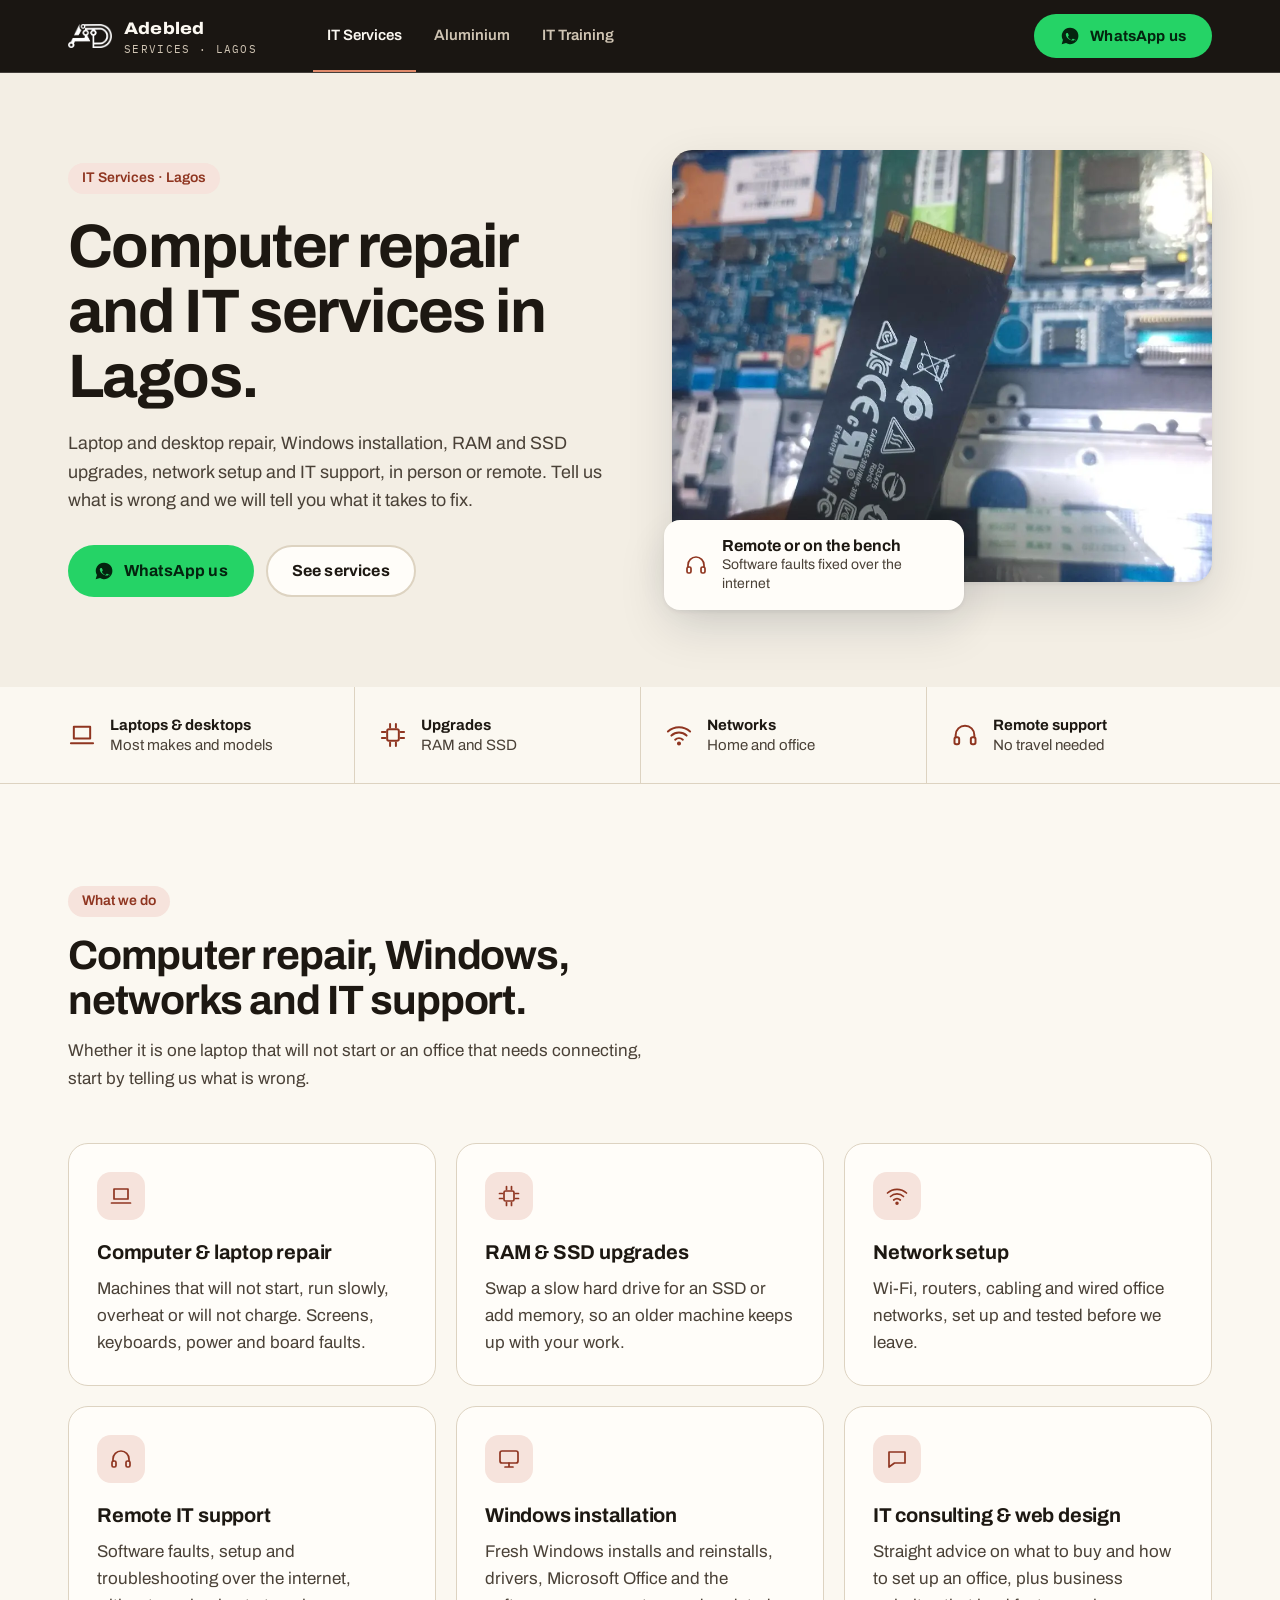
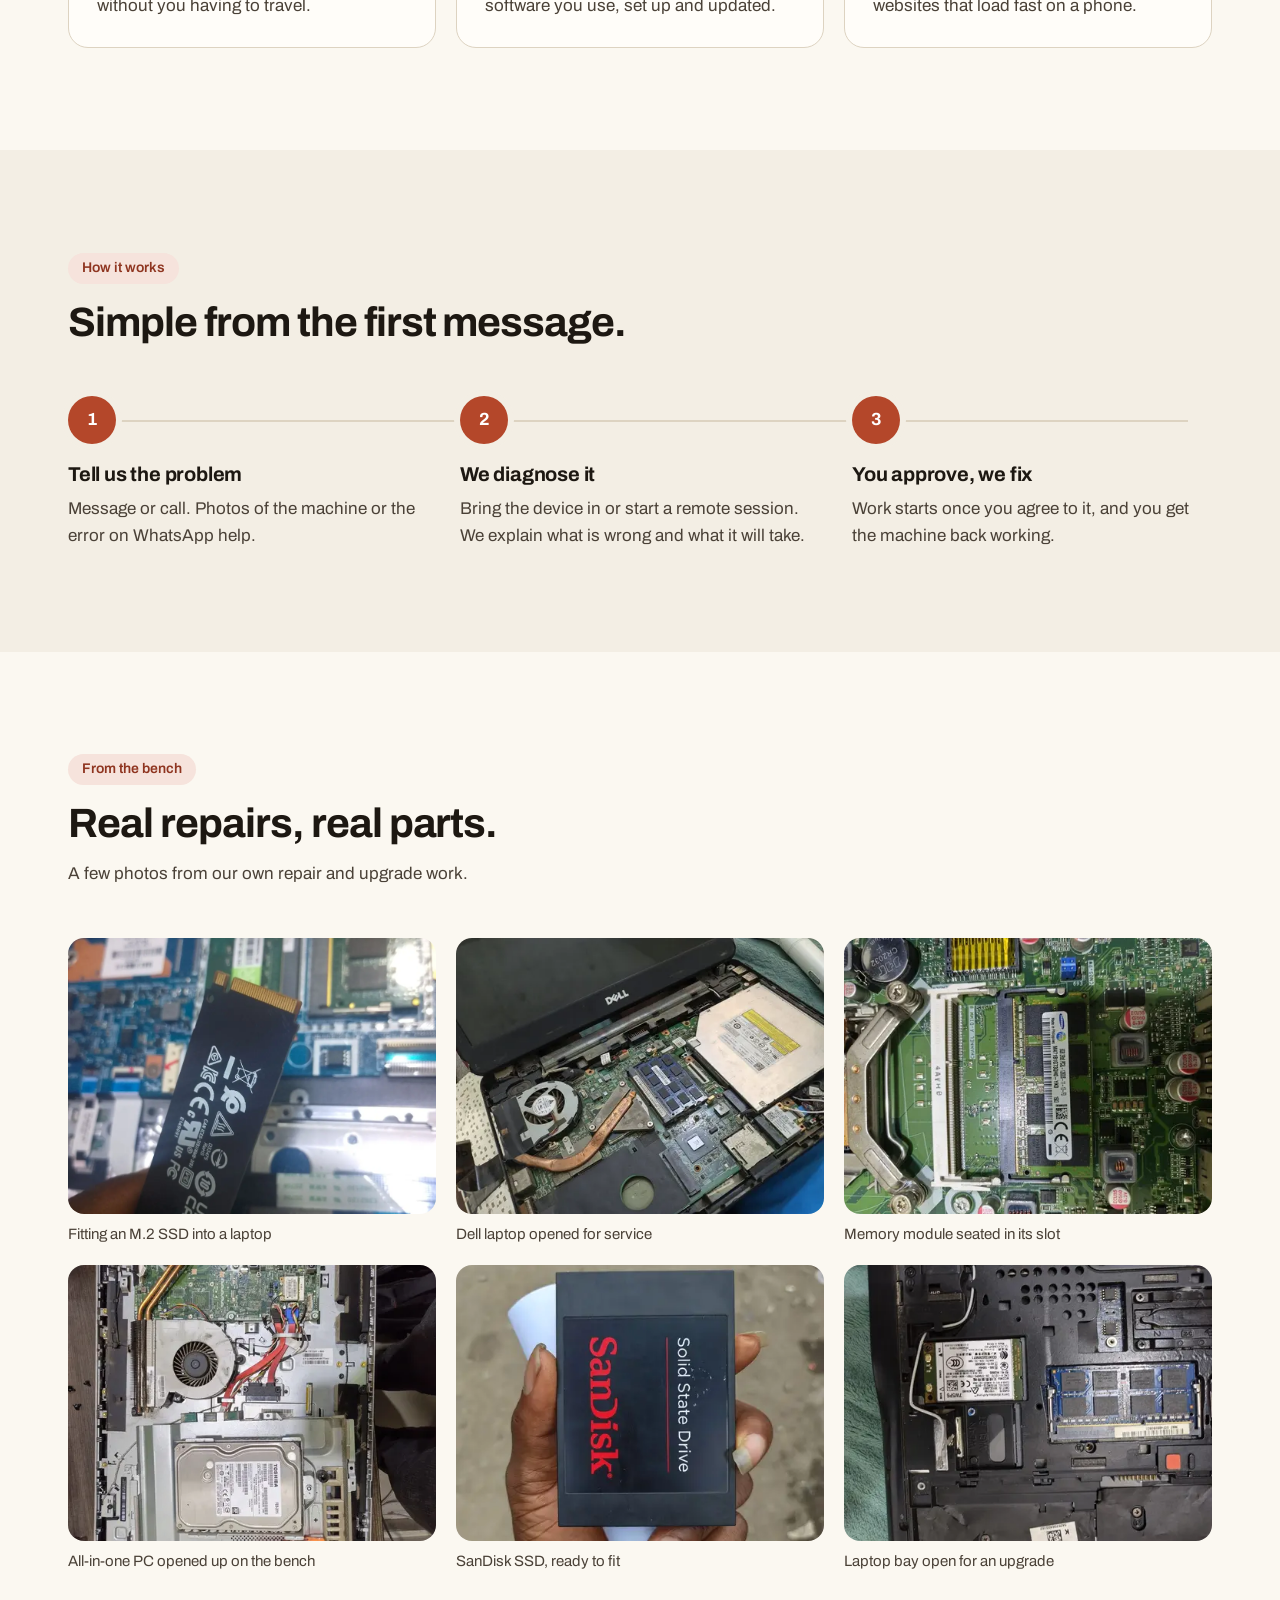
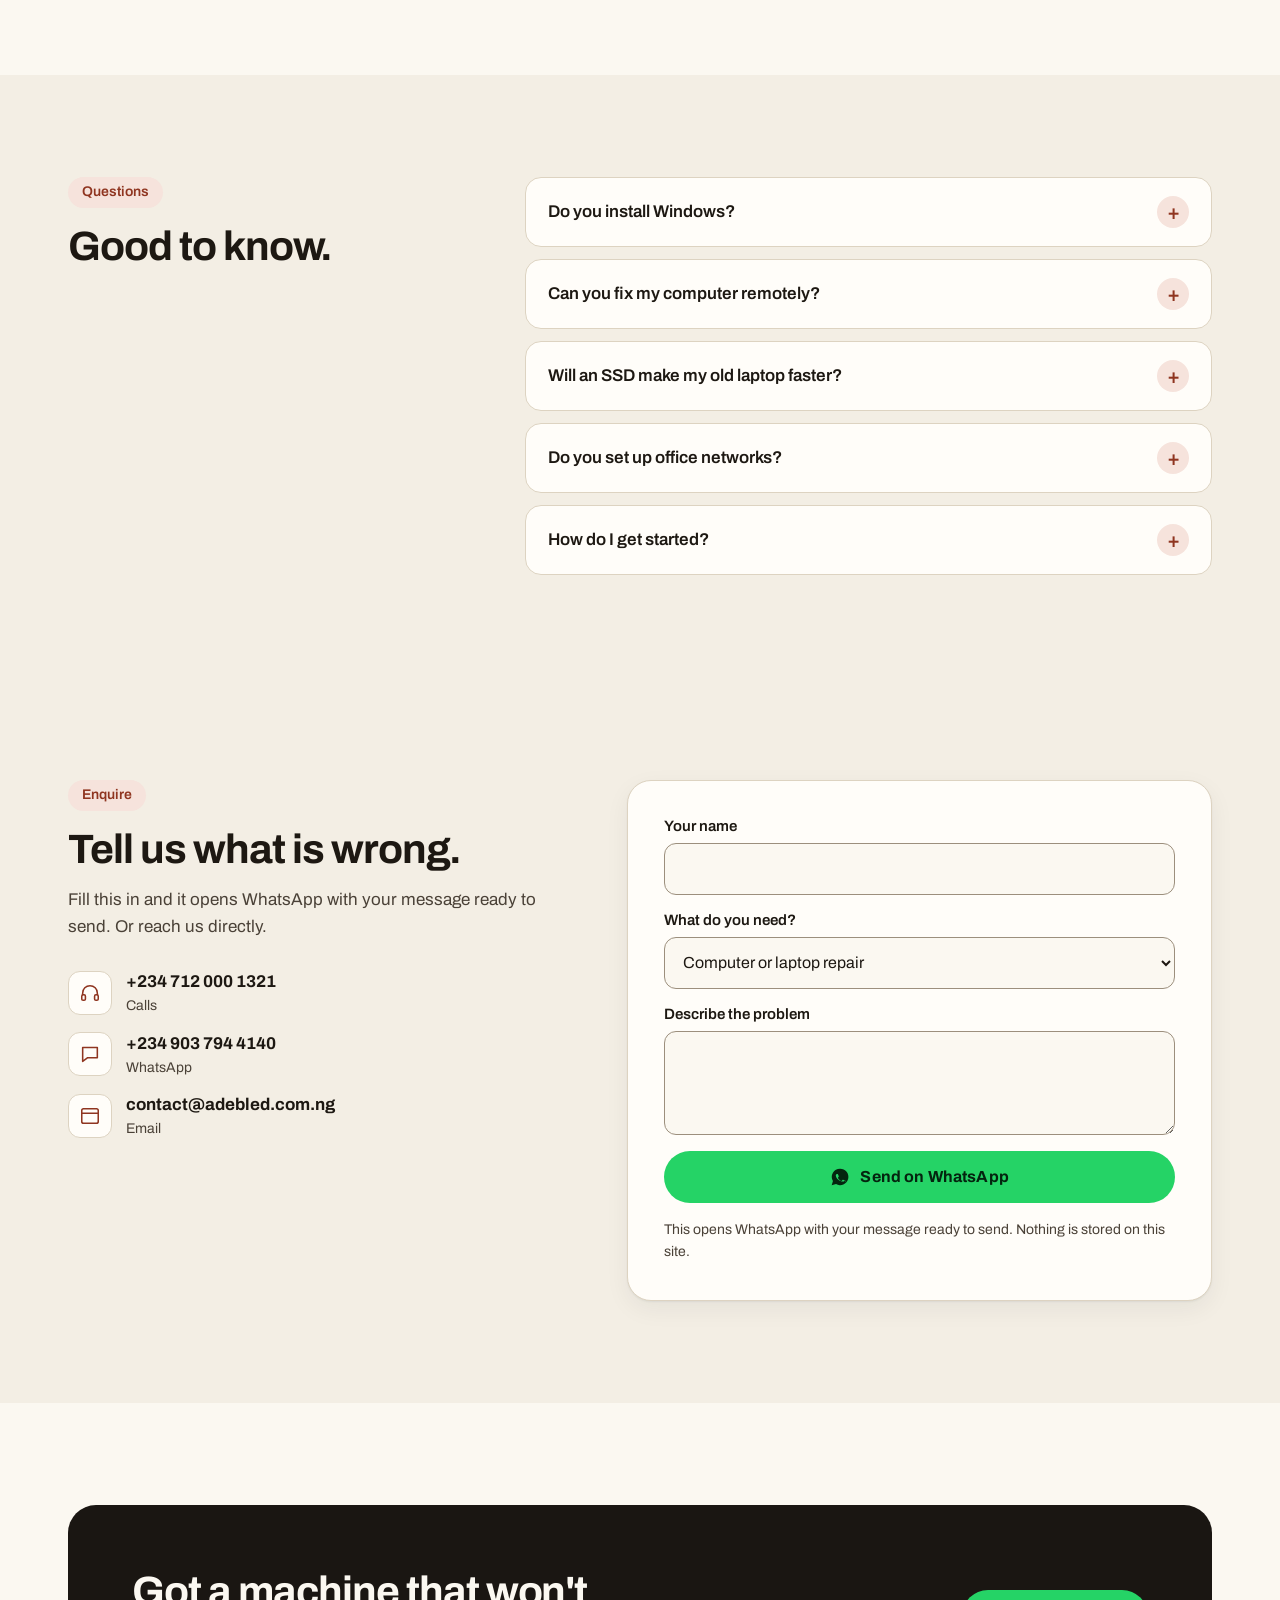
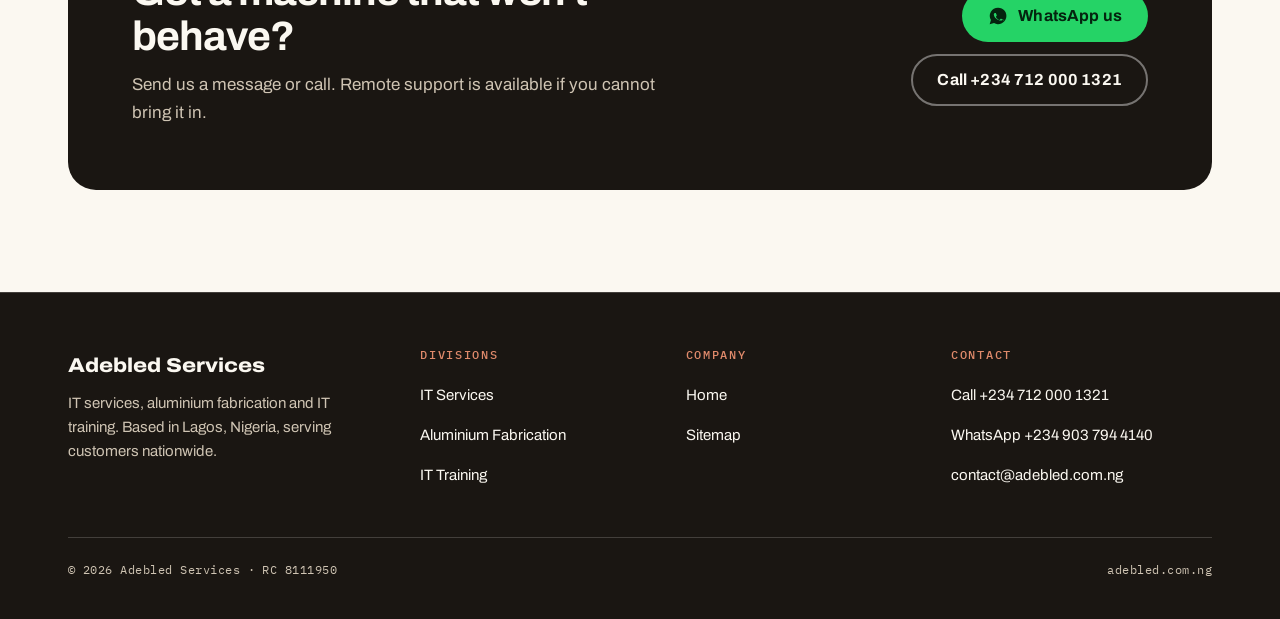
<file: it-services/index.html>
<!doctype html>
<html lang="en">
<head>
<meta charset="utf-8">
<meta name="viewport" content="width=device-width, initial-scale=1">
<title>Computer Repair &amp; IT Services in Lagos | Adebled</title>
<meta name="description" content="Computer and laptop repair, Windows installation, RAM and SSD upgrades, network setup and IT support in Lagos. Remote help available. Call or WhatsApp us.">
<link rel="canonical" href="https://adebled.com.ng/it-services/">
<meta name="theme-color" content="#1a1612">
<meta property="og:type" content="website">
<meta property="og:site_name" content="Adebled Services">
<meta property="og:title" content="Computer Repair &amp; IT Services in Lagos | Adebled">
<meta property="og:description" content="Computer and laptop repair, Windows installation, RAM and SSD upgrades, network setup and IT support in Lagos. Remote help available. Call or WhatsApp us.">
<meta property="og:url" content="https://adebled.com.ng/it-services/">
<meta property="og:image" content="https://adebled.com.ng/assets/og/it-services.png">
<meta property="og:image:width" content="1200">
<meta property="og:image:height" content="630">
<meta name="twitter:card" content="summary_large_image">
<link rel="icon" href="../favicon.ico" sizes="48x48">
<link rel="icon" type="image/png" sizes="96x96" href="../icons/favicon-96x96.png">
<link rel="apple-touch-icon" href="../icons/apple-touch-icon.png">
<link rel="manifest" href="../site.webmanifest">
<link rel="preload" href="../assets/fonts/archivo.woff2" as="font" type="font/woff2" crossorigin>
<link rel="stylesheet" href="../css/system-it.css">
<link rel="stylesheet" href="../css/main.css">
<link rel="stylesheet" href="../css/division.css">
<script>document.documentElement.className+=' js'</script>
<noscript><style>.reveal{opacity:1!important;transform:none!important}.wipe-io,.wipe-io>span{clip-path:none!important;transform:none!important}</style></noscript>
<script type="application/ld+json">
{
  "@context": "https://schema.org",
  "@graph": [
    {
      "@type": [
        "LocalBusiness",
        "Organization"
      ],
      "@id": "https://adebled.com.ng/#org",
      "name": "Adebled Services",
      "url": "https://adebled.com.ng/",
      "logo": "https://adebled.com.ng/icons/icon-512.png",
      "image": "https://adebled.com.ng/assets/og/home.png",
      "telephone": "+2347120001321",
      "email": "contact@adebled.com.ng",
      "identifier": "RC 8111950",
      "address": {
        "@type": "PostalAddress",
        "addressLocality": "Lagos",
        "addressCountry": "NG"
      },
      "areaServed": {
        "@type": "Country",
        "name": "Nigeria"
      },
      "knowsAbout": [
        "Computer repair",
        "Laptop repair",
        "Windows installation",
        "Network setup",
        "IT support",
        "Computer repair training",
        "IT support training",
        "Aluminium windows and doors"
      ],
      "sameAs": []
    },
    {
      "@type": "Service",
      "name": "IT Services",
      "description": "Computer and laptop repair, Windows installation, RAM and SSD upgrades, network setup and IT support in Lagos. Remote help available. Call or WhatsApp us.",
      "url": "https://adebled.com.ng/it-services/",
      "provider": {
        "@id": "https://adebled.com.ng/#org"
      },
      "areaServed": {
        "@type": "Country",
        "name": "Nigeria"
      },
      "serviceType": [
        "Computer repair",
        "Laptop repair",
        "Windows installation",
        "RAM and SSD upgrades",
        "Network setup",
        "Remote IT support",
        "IT consulting",
        "Web design"
      ]
    },
    {
      "@type": "BreadcrumbList",
      "itemListElement": [
        {
          "@type": "ListItem",
          "position": 1,
          "name": "Home",
          "item": "https://adebled.com.ng/"
        },
        {
          "@type": "ListItem",
          "position": 2,
          "name": "IT Services",
          "item": "https://adebled.com.ng/it-services/"
        }
      ]
    }
  ]
}
</script>
</head>
<body class="page-it page-division has-actionbar">
<a class="skip" href="#main">Skip to content</a>
<header class="site-header">
  <div class="wrap">
    <a class="brand" href="../" aria-label="Adebled Services, home">
      <img src="../assets/logo-white.png" width="44" height="25" alt="">
      <span><b>Adebled</b><small>Services · Lagos</small></span>
    </a>
    <nav class="nav" aria-label="Divisions"><a href="../it-services/" aria-current="page">IT Services</a><a href="../aluminium/">Aluminium</a><a href="../it-training/">IT Training</a></nav>
    <a class="btn btn--wa header-wa header-cta" href="https://wa.me/2349037944140?text=Hello%20Adebled%20Services%2C%20I%20have%20an%20enquiry." rel="noopener"><svg width="20" height="20" viewBox="0 0 24 24" fill="currentColor" aria-hidden="true"><path d="M12.04 2a9.9 9.9 0 0 0-8.5 14.9L2 22l5.24-1.5A9.9 9.9 0 1 0 12.04 2Zm5.8 14.1c-.25.7-1.45 1.33-2 1.38-.5.05-1.1.07-1.77-.11a14 14 0 0 1-5.5-3.33 7.6 7.6 0 0 1-1.6-3.5c-.1-.9.4-1.6.7-1.9.25-.27.55-.33.73-.33h.52c.17 0 .4-.06.6.45.25.6.85 2.1.92 2.25.08.15.12.33.02.52-.1.2-.15.32-.3.5-.15.17-.32.38-.45.5-.15.15-.3.3-.13.6.17.3.77 1.27 1.65 2.05 1.13 1 2.1 1.32 2.4 1.47.3.15.47.12.65-.07.17-.2.75-.87.95-1.17.2-.3.4-.25.67-.15.28.1 1.75.83 2.05.98.3.15.5.22.57.35.07.12.07.72-.18 1.4Z"/></svg> WhatsApp us</a>
  </div>
</header>
<main id="main">
<section class="d-hero">
  <div class="wrap d-hero-grid">
    <div class="d-hero-copy">
      <span class="pill">IT Services · Lagos</span>
      <h1 class="fade">Computer repair and IT services in Lagos.</h1>
      <p class="d-lead fade">Laptop and desktop repair, Windows installation, RAM and SSD upgrades, network setup and IT support, in person or remote. Tell us what is wrong and we will tell you what it takes to fix.</p>
      <div class="btn-row fade d2"><a class="btn btn--wa" href="https://wa.me/2349037944140?text=Hello%20Adebled%20Services%2C%20I%20need%20IT%20help." rel="noopener"><svg width="20" height="20" viewBox="0 0 24 24" fill="currentColor" aria-hidden="true"><path d="M12.04 2a9.9 9.9 0 0 0-8.5 14.9L2 22l5.24-1.5A9.9 9.9 0 1 0 12.04 2Zm5.8 14.1c-.25.7-1.45 1.33-2 1.38-.5.05-1.1.07-1.77-.11a14 14 0 0 1-5.5-3.33 7.6 7.6 0 0 1-1.6-3.5c-.1-.9.4-1.6.7-1.9.25-.27.55-.33.73-.33h.52c.17 0 .4-.06.6.45.25.6.85 2.1.92 2.25.08.15.12.33.02.52-.1.2-.15.32-.3.5-.15.17-.32.38-.45.5-.15.15-.3.3-.13.6.17.3.77 1.27 1.65 2.05 1.13 1 2.1 1.32 2.4 1.47.3.15.47.12.65-.07.17-.2.75-.87.95-1.17.2-.3.4-.25.67-.15.28.1 1.75.83 2.05.98.3.15.5.22.57.35.07.12.07.72-.18 1.4Z"/></svg> WhatsApp us</a><a class="btn btn--soft" href="#services">See services</a></div>
    </div>
    <div class="d-hero-media fade d2">
      <div class="d-photo"><img src="../assets/img/it-m2-install-960.webp" srcset="../assets/img/it-m2-install-480.webp 480w, ../assets/img/it-m2-install-960.webp 960w" sizes="(min-width: 960px) 44vw, 100vw" width="960" height="1280" alt="An M.2 SSD being fitted into an opened laptop" loading="eager" decoding="async"></div>
      <div class="d-note"><svg class="ic" width="24" height="24" viewBox="0 0 24 24" fill="none" stroke="currentColor" stroke-width="1.7" stroke-linecap="round" stroke-linejoin="round" aria-hidden="true"><path d="M4 14v-2a8 8 0 0 1 16 0v2"/><rect x="3" y="14" width="4" height="6" rx="1.5"/><rect x="17" y="14" width="4" height="6" rx="1.5"/></svg><div><strong>Remote or on the bench</strong><span>Software faults fixed over the internet</span></div></div>
    </div>
  </div>
</section>

<section class="d-trust"><div class="wrap"><ul><li><svg class="ic" width="24" height="24" viewBox="0 0 24 24" fill="none" stroke="currentColor" stroke-width="1.7" stroke-linecap="round" stroke-linejoin="round" aria-hidden="true"><path d="M5 5h14v10H5z"/><path d="M2.5 19h19"/></svg><span><strong>Laptops &amp; desktops</strong>Most makes and models</span></li><li><svg class="ic" width="24" height="24" viewBox="0 0 24 24" fill="none" stroke="currentColor" stroke-width="1.7" stroke-linecap="round" stroke-linejoin="round" aria-hidden="true"><rect x="7" y="7" width="10" height="10" rx="1.5"/><path d="M9.5 2.5v3M14.5 2.5v3M9.5 18.5v3M14.5 18.5v3M2.5 9.5h3M2.5 14.5h3M18.5 9.5h3M18.5 14.5h3"/></svg><span><strong>Upgrades</strong>RAM and SSD</span></li><li><svg class="ic" width="24" height="24" viewBox="0 0 24 24" fill="none" stroke="currentColor" stroke-width="1.7" stroke-linecap="round" stroke-linejoin="round" aria-hidden="true"><path d="M2.5 9a14 14 0 0 1 19 0"/><path d="M5.5 12.5a9.5 9.5 0 0 1 13 0"/><path d="M8.7 16a5 5 0 0 1 6.6 0"/><circle cx="12" cy="19.3" r=".9"/></svg><span><strong>Networks</strong>Home and office</span></li><li><svg class="ic" width="24" height="24" viewBox="0 0 24 24" fill="none" stroke="currentColor" stroke-width="1.7" stroke-linecap="round" stroke-linejoin="round" aria-hidden="true"><path d="M4 14v-2a8 8 0 0 1 16 0v2"/><rect x="3" y="14" width="4" height="6" rx="1.5"/><rect x="17" y="14" width="4" height="6" rx="1.5"/></svg><span><strong>Remote support</strong>No travel needed</span></li></ul></div></section>

<section class="d-sec" id="services">
  <div class="wrap">
    <div class="d-head reveal"><span class="pill">What we do</span><h2>Computer repair, Windows, networks and IT support.</h2><p class="d-sub">Whether it is one laptop that will not start or an office that needs connecting, start by telling us what is wrong.</p></div>
    <ul class="d-cards"><li class="d-card reveal"><span class="d-ic"><svg class="ic" width="24" height="24" viewBox="0 0 24 24" fill="none" stroke="currentColor" stroke-width="1.7" stroke-linecap="round" stroke-linejoin="round" aria-hidden="true"><path d="M5 5h14v10H5z"/><path d="M2.5 19h19"/></svg></span><h3>Computer &amp; laptop repair</h3><p>Machines that will not start, run slowly, overheat or will not charge. Screens, keyboards, power and board faults.</p></li><li class="d-card reveal"><span class="d-ic"><svg class="ic" width="24" height="24" viewBox="0 0 24 24" fill="none" stroke="currentColor" stroke-width="1.7" stroke-linecap="round" stroke-linejoin="round" aria-hidden="true"><rect x="7" y="7" width="10" height="10" rx="1.5"/><path d="M9.5 2.5v3M14.5 2.5v3M9.5 18.5v3M14.5 18.5v3M2.5 9.5h3M2.5 14.5h3M18.5 9.5h3M18.5 14.5h3"/></svg></span><h3>RAM &amp; SSD upgrades</h3><p>Swap a slow hard drive for an SSD or add memory, so an older machine keeps up with your work.</p></li><li class="d-card reveal"><span class="d-ic"><svg class="ic" width="24" height="24" viewBox="0 0 24 24" fill="none" stroke="currentColor" stroke-width="1.7" stroke-linecap="round" stroke-linejoin="round" aria-hidden="true"><path d="M2.5 9a14 14 0 0 1 19 0"/><path d="M5.5 12.5a9.5 9.5 0 0 1 13 0"/><path d="M8.7 16a5 5 0 0 1 6.6 0"/><circle cx="12" cy="19.3" r=".9"/></svg></span><h3>Network setup</h3><p>Wi-Fi, routers, cabling and wired office networks, set up and tested before we leave.</p></li><li class="d-card reveal"><span class="d-ic"><svg class="ic" width="24" height="24" viewBox="0 0 24 24" fill="none" stroke="currentColor" stroke-width="1.7" stroke-linecap="round" stroke-linejoin="round" aria-hidden="true"><path d="M4 14v-2a8 8 0 0 1 16 0v2"/><rect x="3" y="14" width="4" height="6" rx="1.5"/><rect x="17" y="14" width="4" height="6" rx="1.5"/></svg></span><h3>Remote IT support</h3><p>Software faults, setup and troubleshooting over the internet, without you having to travel.</p></li><li class="d-card reveal"><span class="d-ic"><svg class="ic" width="24" height="24" viewBox="0 0 24 24" fill="none" stroke="currentColor" stroke-width="1.7" stroke-linecap="round" stroke-linejoin="round" aria-hidden="true"><rect x="3" y="4" width="18" height="12" rx="2"/><path d="M8 20h8M12 16v4"/></svg></span><h3>Windows installation</h3><p>Fresh Windows installs and reinstalls, drivers, Microsoft Office and the software you use, set up and updated.</p></li><li class="d-card reveal"><span class="d-ic"><svg class="ic" width="24" height="24" viewBox="0 0 24 24" fill="none" stroke="currentColor" stroke-width="1.7" stroke-linecap="round" stroke-linejoin="round" aria-hidden="true"><path d="M4 5h16v11H9.5L4 20z"/></svg></span><h3>IT consulting &amp; web design</h3><p>Straight advice on what to buy and how to set up an office, plus business websites that load fast on a phone.</p></li></ul>
  </div>
</section>

<section class="d-sec d-sec--alt">
  <div class="wrap">
    <div class="d-head reveal"><span class="pill">How it works</span><h2>Simple from the first message.</h2></div>
    <ol class="d-steps"><li class="reveal"><span class="d-step-n">1</span><h3>Tell us the problem</h3><p>Message or call. Photos of the machine or the error on WhatsApp help.</p></li><li class="reveal"><span class="d-step-n">2</span><h3>We diagnose it</h3><p>Bring the device in or start a remote session. We explain what is wrong and what it will take.</p></li><li class="reveal"><span class="d-step-n">3</span><h3>You approve, we fix</h3><p>Work starts once you agree to it, and you get the machine back working.</p></li></ol>
  </div>
</section>

<section class="d-sec">
  <div class="wrap">
    <div class="d-head reveal"><span class="pill">From the bench</span><h2>Real repairs, real parts.</h2><p class="d-sub">A few photos from our own repair and upgrade work.</p></div>
    <div class="d-gallery"><figure class="d-shot reveal"><a href="../assets/img/it-m2-install-960.webp" data-lb aria-label="Enlarge: Fitting an M.2 SSD into a laptop"><img src="../assets/img/it-m2-install-960.webp" srcset="../assets/img/it-m2-install-480.webp 480w, ../assets/img/it-m2-install-960.webp 960w" sizes="(min-width: 900px) 30vw, 50vw" width="960" height="1280" alt="Fitting an M.2 SSD into a laptop" loading="lazy" decoding="async"></a><figcaption>Fitting an M.2 SSD into a laptop</figcaption></figure><figure class="d-shot reveal"><a href="../assets/img/it-laptop-internals-960.webp" data-lb aria-label="Enlarge: Dell laptop opened for service"><img src="../assets/img/it-laptop-internals-960.webp" srcset="../assets/img/it-laptop-internals-480.webp 480w, ../assets/img/it-laptop-internals-960.webp 960w" sizes="(min-width: 900px) 30vw, 50vw" width="960" height="718" alt="Dell laptop opened for service" loading="lazy" decoding="async"></a><figcaption>Dell laptop opened for service</figcaption></figure><figure class="d-shot reveal"><a href="../assets/img/it-ram-detail-960.webp" data-lb aria-label="Enlarge: Memory module seated in its slot"><img src="../assets/img/it-ram-detail-960.webp" srcset="../assets/img/it-ram-detail-480.webp 480w, ../assets/img/it-ram-detail-960.webp 960w" sizes="(min-width: 900px) 30vw, 50vw" width="960" height="718" alt="Memory module seated in its slot" loading="lazy" decoding="async"></a><figcaption>Memory module seated in its slot</figcaption></figure><figure class="d-shot reveal"><a href="../assets/img/it-desktop-internals-960.webp" data-lb aria-label="Enlarge: All-in-one PC opened up on the bench"><img src="../assets/img/it-desktop-internals-960.webp" srcset="../assets/img/it-desktop-internals-480.webp 480w, ../assets/img/it-desktop-internals-960.webp 960w" sizes="(min-width: 900px) 30vw, 50vw" width="960" height="718" alt="All-in-one PC opened up on the bench" loading="lazy" decoding="async"></a><figcaption>All-in-one PC opened up on the bench</figcaption></figure><figure class="d-shot reveal"><a href="../assets/img/it-ssd-sandisk-960.webp" data-lb aria-label="Enlarge: SanDisk SSD, ready to fit"><img src="../assets/img/it-ssd-sandisk-960.webp" srcset="../assets/img/it-ssd-sandisk-480.webp 480w, ../assets/img/it-ssd-sandisk-960.webp 960w" sizes="(min-width: 900px) 30vw, 50vw" width="960" height="1278" alt="SanDisk SSD, ready to fit" loading="lazy" decoding="async"></a><figcaption>SanDisk SSD, ready to fit</figcaption></figure><figure class="d-shot reveal"><a href="../assets/img/it-upgrade-install-960.webp" data-lb aria-label="Enlarge: Laptop bay open for an upgrade"><img src="../assets/img/it-upgrade-install-960.webp" srcset="../assets/img/it-upgrade-install-480.webp 480w, ../assets/img/it-upgrade-install-960.webp 960w" sizes="(min-width: 900px) 30vw, 50vw" width="960" height="718" alt="Laptop bay open for an upgrade" loading="lazy" decoding="async"></a><figcaption>Laptop bay open for an upgrade</figcaption></figure></div>
  </div>
</section>

<section class="d-sec d-sec--alt">
  <div class="wrap d-faq-wrap">
    <div class="d-head reveal"><span class="pill">Questions</span><h2>Good to know.</h2></div>
    <div class="d-faq"><details class="d-faq-item"><summary>Do you install Windows?</summary><p>Yes. We install and reinstall Windows, set up drivers, Microsoft Office and your other software, and move your files across where possible.</p></details><details class="d-faq-item"><summary>Can you fix my computer remotely?</summary><p>Software problems often can be, over the internet, while you watch. Hardware faults need the machine on our bench.</p></details><details class="d-faq-item"><summary>Will an SSD make my old laptop faster?</summary><p>In most cases, yes. Swapping a hard drive for an SSD is usually the upgrade that changes start-up and loading times the most. If your machine will not benefit, we will tell you before you spend anything.</p></details><details class="d-faq-item"><summary>Do you set up office networks?</summary><p>Yes. Wi-Fi, routers, cabling and wired networks, tested before we leave.</p></details><details class="d-faq-item"><summary>How do I get started?</summary><p>Message us on WhatsApp with what is wrong, or call if you prefer to talk.</p></details></div>
  </div>
</section>

<section class="d-sec d-sec--alt" id="enquire-sec">
  <div class="wrap d-enquire">
    <div class="reveal">
      <span class="pill">Enquire</span>
      <h2>Tell us what is wrong.</h2>
      <p class="d-sub">Fill this in and it opens WhatsApp with your message ready to send. Or reach us directly.</p>
      <ul class="d-contact">
        <li><svg class="ic" width="24" height="24" viewBox="0 0 24 24" fill="none" stroke="currentColor" stroke-width="1.7" stroke-linecap="round" stroke-linejoin="round" aria-hidden="true"><path d="M4 14v-2a8 8 0 0 1 16 0v2"/><rect x="3" y="14" width="4" height="6" rx="1.5"/><rect x="17" y="14" width="4" height="6" rx="1.5"/></svg><a href="tel:+2347120001321">+234 712 000 1321</a><span>Calls</span></li>
        <li><svg class="ic" width="24" height="24" viewBox="0 0 24 24" fill="none" stroke="currentColor" stroke-width="1.7" stroke-linecap="round" stroke-linejoin="round" aria-hidden="true"><path d="M4 5h16v11H9.5L4 20z"/></svg><a href="https://wa.me/2349037944140" rel="noopener">+234 903 794 4140</a><span>WhatsApp</span></li>
        <li><svg class="ic" width="24" height="24" viewBox="0 0 24 24" fill="none" stroke="currentColor" stroke-width="1.7" stroke-linecap="round" stroke-linejoin="round" aria-hidden="true"><rect x="3" y="4" width="18" height="16" rx="2"/><path d="M3 9h18"/></svg><a href="mailto:contact@adebled.com.ng">contact@adebled.com.ng</a><span>Email</span></li>
      </ul>
    </div>
    <div class="d-form-card reveal"><form class="form" id="enquire" data-wa="Hello Adebled Services, I need IT help." method="get" action="https://wa.me/2349037944140" target="_blank" rel="noopener">
  <input type="hidden" name="text" value="Hello Adebled Services, I need IT help.">
<label for="f-name">Your name<input id="f-name" type="text" data-label="Your name" autocomplete="off"></label>
<label for="f-svc">What do you need?<select id="f-svc" data-label="What do you need?"><option>Computer or laptop repair</option><option>Windows installation</option><option>RAM or SSD upgrade</option><option>Network setup</option><option>Remote IT support</option><option>IT consulting</option><option>Web design</option><option>Something else</option></select></label>
<label for="f-msg">Describe the problem<textarea id="f-msg" data-label="Describe the problem"></textarea></label>
  <button class="btn btn--wa" type="submit"><svg width="20" height="20" viewBox="0 0 24 24" fill="currentColor" aria-hidden="true"><path d="M12.04 2a9.9 9.9 0 0 0-8.5 14.9L2 22l5.24-1.5A9.9 9.9 0 1 0 12.04 2Zm5.8 14.1c-.25.7-1.45 1.33-2 1.38-.5.05-1.1.07-1.77-.11a14 14 0 0 1-5.5-3.33 7.6 7.6 0 0 1-1.6-3.5c-.1-.9.4-1.6.7-1.9.25-.27.55-.33.73-.33h.52c.17 0 .4-.06.6.45.25.6.85 2.1.92 2.25.08.15.12.33.02.52-.1.2-.15.32-.3.5-.15.17-.32.38-.45.5-.15.15-.3.3-.13.6.17.3.77 1.27 1.65 2.05 1.13 1 2.1 1.32 2.4 1.47.3.15.47.12.65-.07.17-.2.75-.87.95-1.17.2-.3.4-.25.67-.15.28.1 1.75.83 2.05.98.3.15.5.22.57.35.07.12.07.72-.18 1.4Z"/></svg> Send on WhatsApp</button>
  <p class="form-note">This opens WhatsApp with your message ready to send. Nothing is stored on this site.</p>
</form></div>
  </div>
</section>

<section class="d-sec">
  <div class="wrap">
    <div class="d-cta reveal">
      <div><h2>Got a machine that won't behave?</h2><p>Send us a message or call. Remote support is available if you cannot bring it in.</p></div>
      <div class="btn-row">
        <a class="btn btn--wa" href="https://wa.me/2349037944140?text=Hello%20Adebled%20Services%2C%20I%20need%20IT%20help." rel="noopener"><svg width="20" height="20" viewBox="0 0 24 24" fill="currentColor" aria-hidden="true"><path d="M12.04 2a9.9 9.9 0 0 0-8.5 14.9L2 22l5.24-1.5A9.9 9.9 0 1 0 12.04 2Zm5.8 14.1c-.25.7-1.45 1.33-2 1.38-.5.05-1.1.07-1.77-.11a14 14 0 0 1-5.5-3.33 7.6 7.6 0 0 1-1.6-3.5c-.1-.9.4-1.6.7-1.9.25-.27.55-.33.73-.33h.52c.17 0 .4-.06.6.45.25.6.85 2.1.92 2.25.08.15.12.33.02.52-.1.2-.15.32-.3.5-.15.17-.32.38-.45.5-.15.15-.3.3-.13.6.17.3.77 1.27 1.65 2.05 1.13 1 2.1 1.32 2.4 1.47.3.15.47.12.65-.07.17-.2.75-.87.95-1.17.2-.3.4-.25.67-.15.28.1 1.75.83 2.05.98.3.15.5.22.57.35.07.12.07.72-.18 1.4Z"/></svg> WhatsApp us</a>
        <a class="btn btn--ghost" href="tel:+2347120001321">Call +234 712 000 1321</a>
      </div>
    </div>
  </div>
</section>
</main>
<footer class="site-footer">
  <div class="wrap">
    <div class="cols">
      <div>
        <p style="color:var(--dark-ink);font-weight:800;font-stretch:114%;font-size:1.25rem;margin-bottom:10px">Adebled Services</p>
        <p>IT services, aluminium fabrication and IT training. Based in Lagos, Nigeria, serving customers nationwide.</p>
      </div>
      <div>
        <h2>Divisions</h2>
        <ul>
          <li><a href="../it-services/">IT Services</a></li>
          <li><a href="../aluminium/">Aluminium Fabrication</a></li>
          <li><a href="../it-training/">IT Training</a></li>
        </ul>
      </div>
      <div>
        <h2>Company</h2>
        <ul>
          <li><a href="../">Home</a></li>
          <li><a href="../sitemap.xml">Sitemap</a></li>
        </ul>
      </div>
      <div>
        <h2>Contact</h2>
        <ul>
          <li><a href="tel:+2347120001321">Call +234 712 000 1321</a></li>
          <li><a href="https://wa.me/2349037944140" rel="noopener">WhatsApp +234 903 794 4140</a></li>
          <li><a href="mailto:contact@adebled.com.ng">contact@adebled.com.ng</a></li>
        </ul>
      </div>
    </div>
    <div class="fine"><span>© 2026 Adebled Services · RC 8111950</span><span>adebled.com.ng</span></div>
  </div>
</footer>
<div class="actionbar" role="group" aria-label="Quick contact">
  <a class="ab-call" href="tel:+2347120001321">Call</a>
  <a class="ab-wa" href="https://wa.me/2349037944140" rel="noopener">WhatsApp</a>
  <a class="ab-cta" href="#enquire">Get help</a>
</div>
<script src="../js/site.js" defer></script>
<script src="../js/reveal.js" defer></script>
<script src="../js/lightbox.js" defer></script>
</body>
</html>
</file>
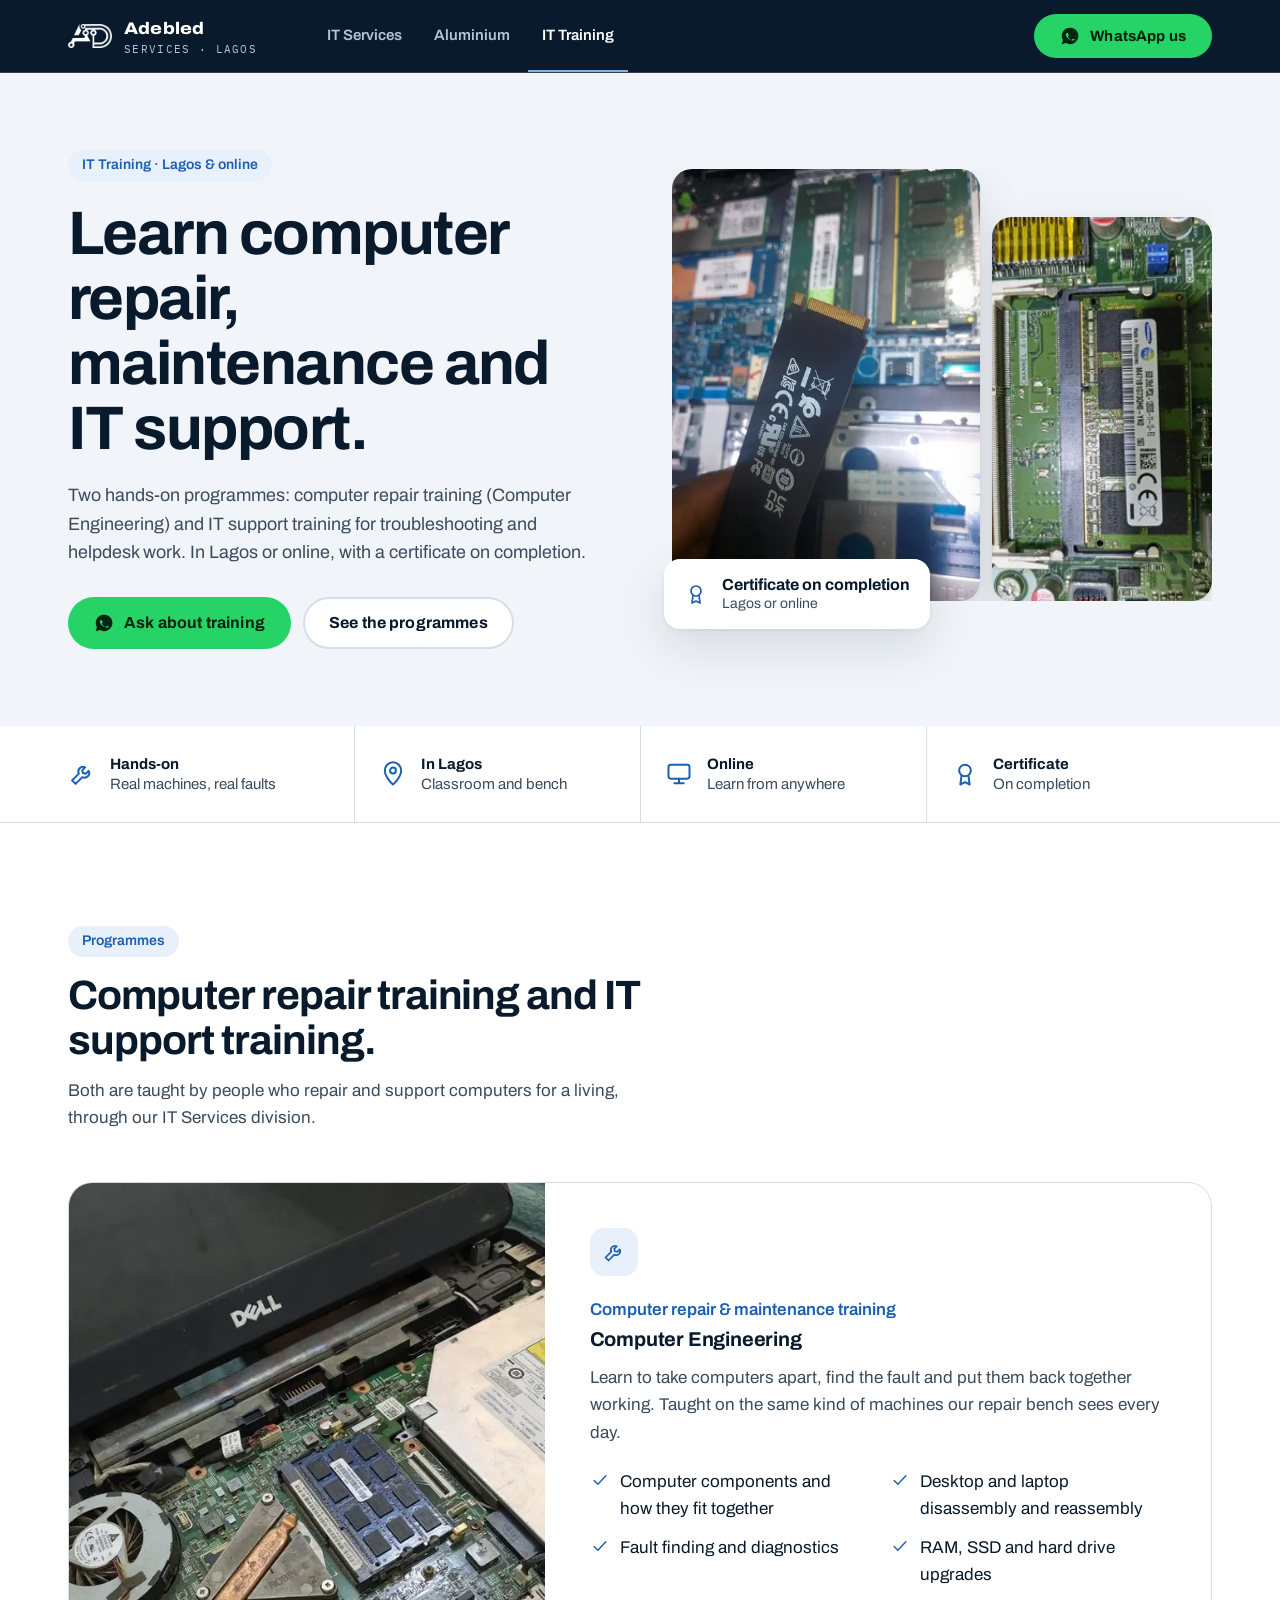
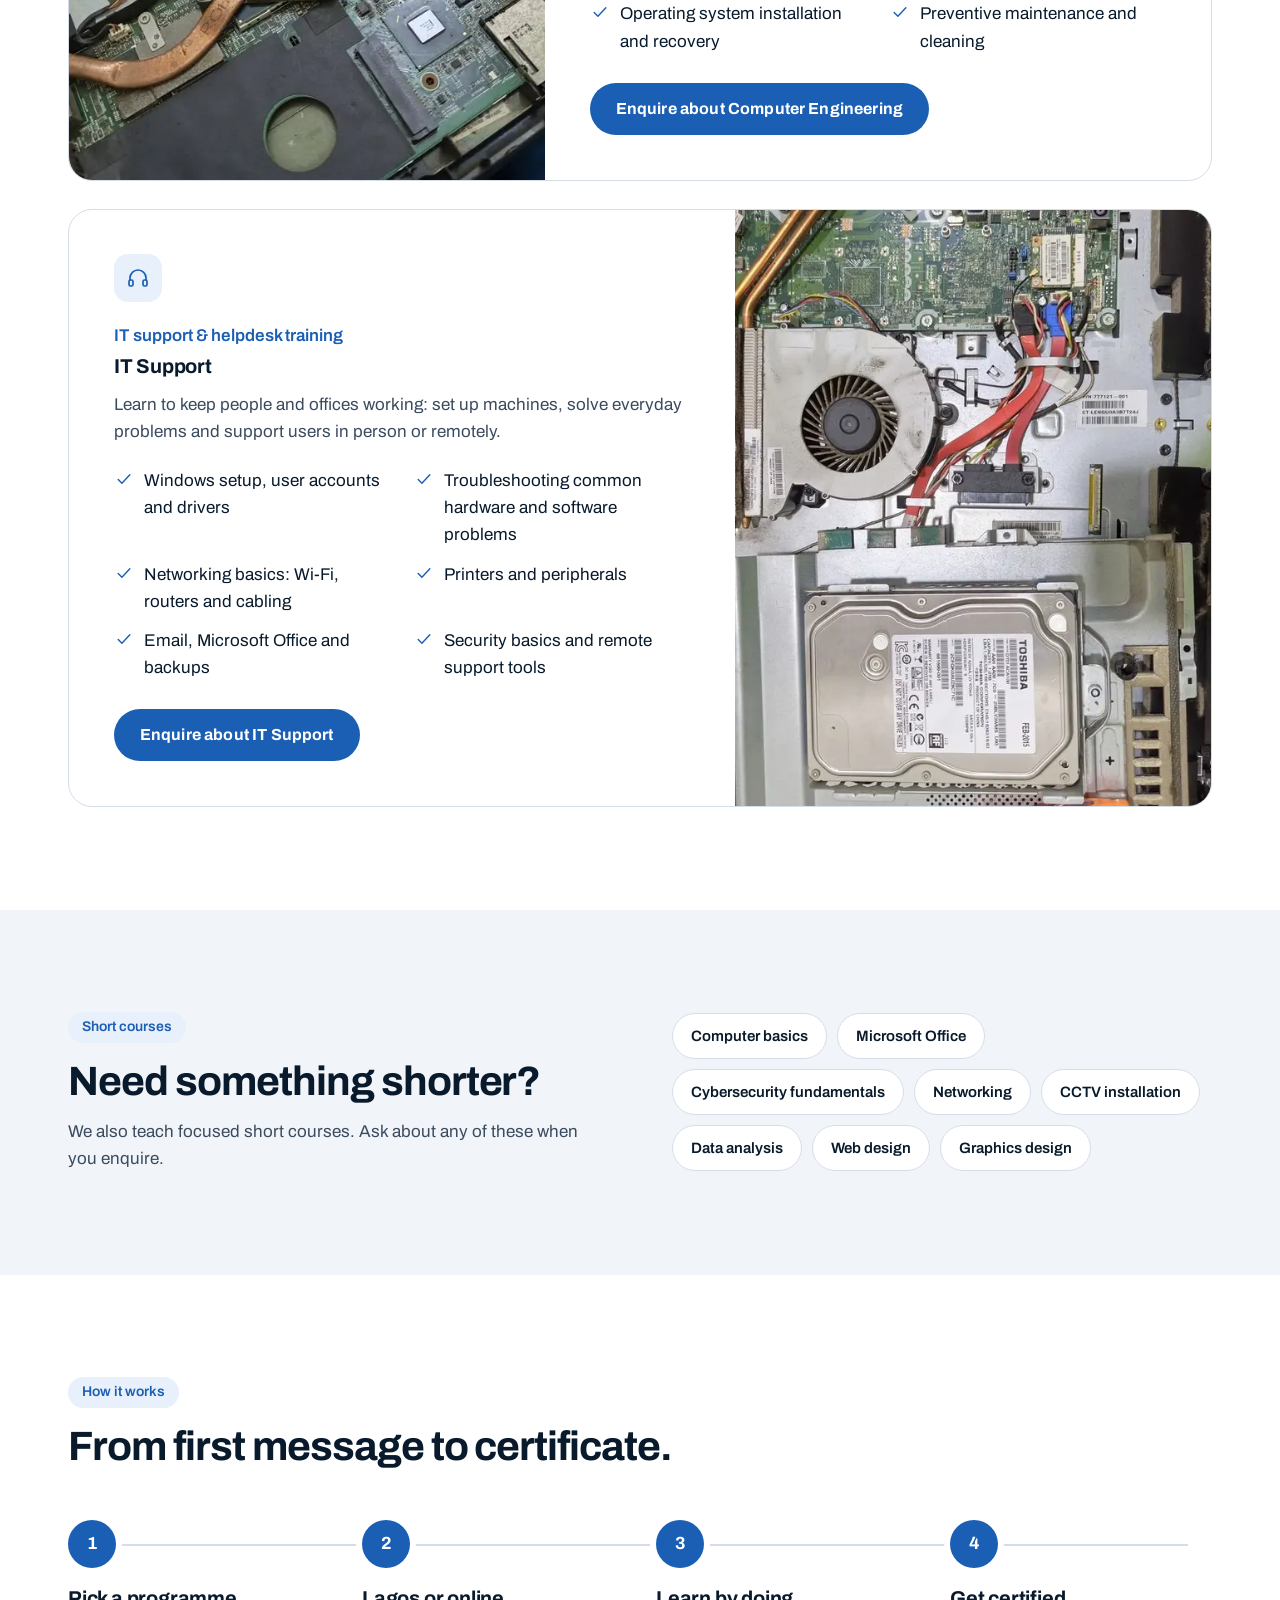
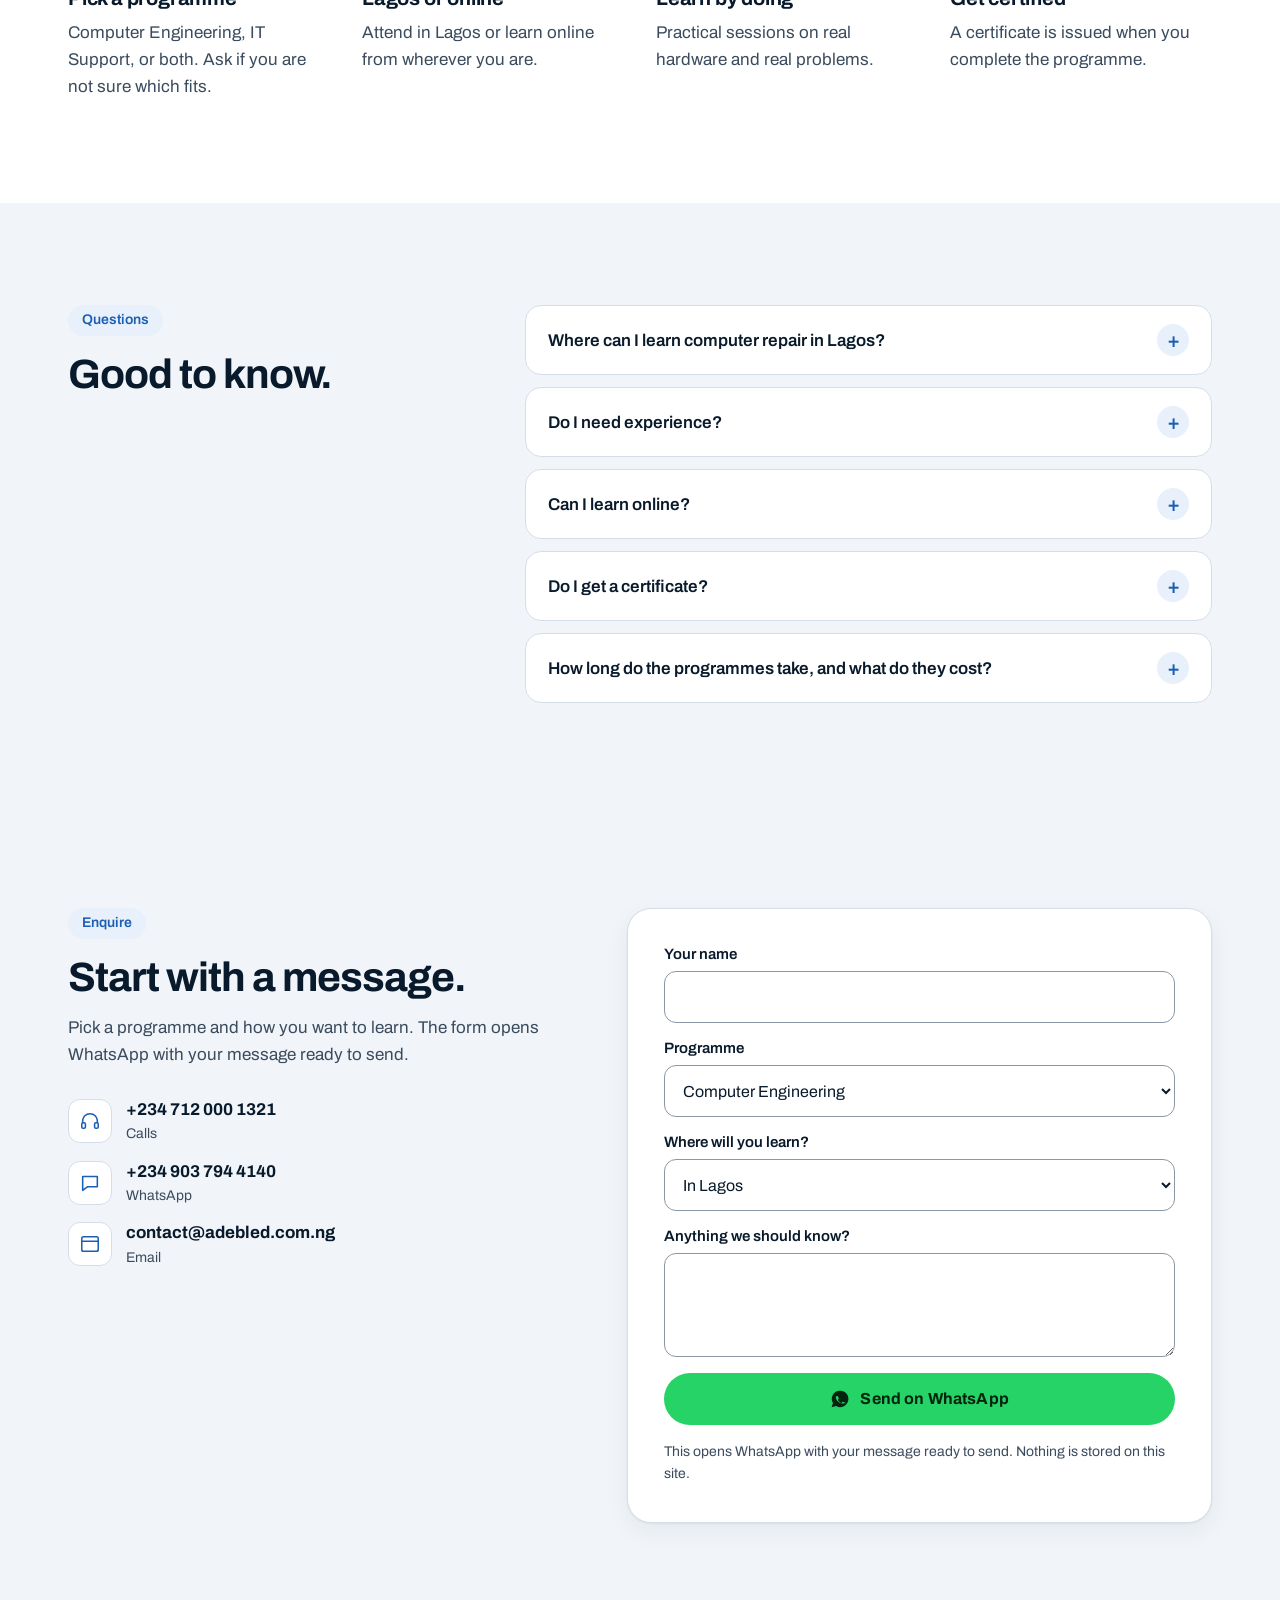
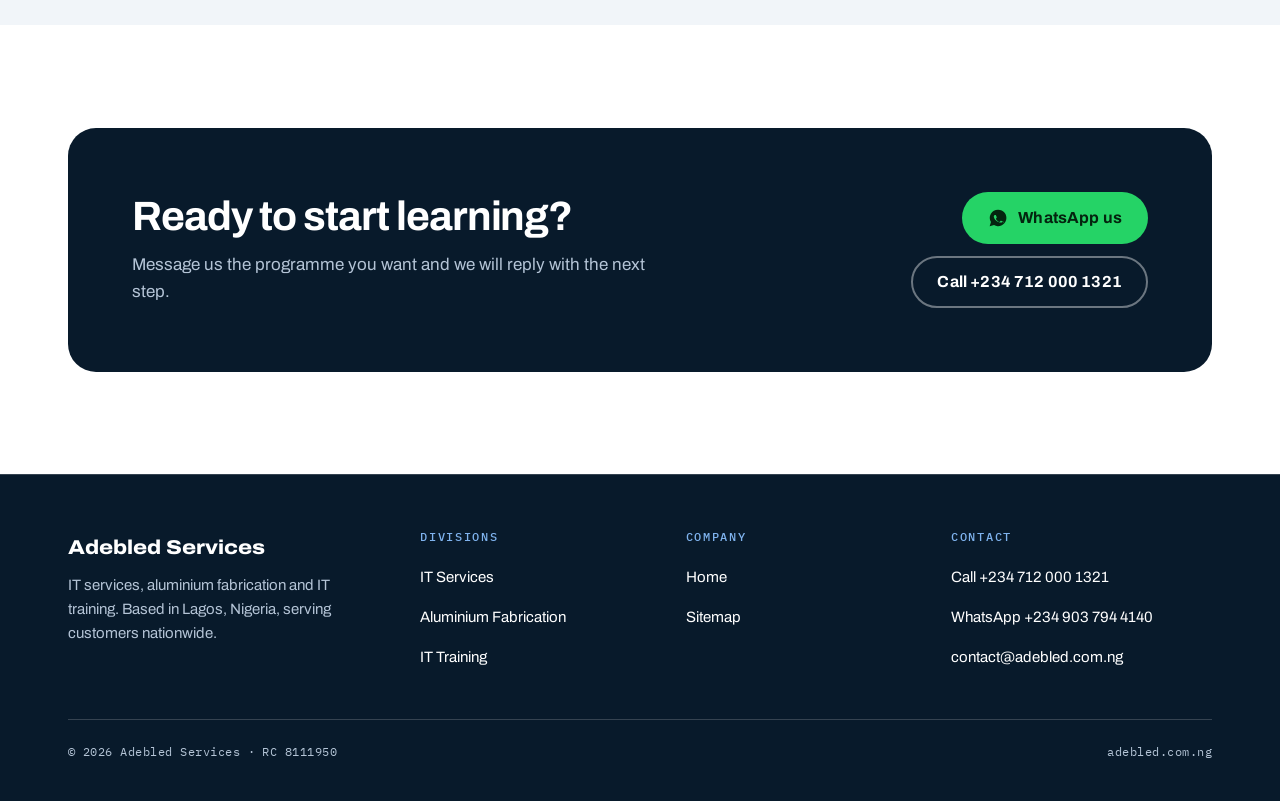
<file: it-training/index.html>
<!doctype html>
<html lang="en">
<head>
<meta charset="utf-8">
<meta name="viewport" content="width=device-width, initial-scale=1">
<title>Computer Repair &amp; IT Support Training in Lagos | Adebled</title>
<meta name="description" content="Learn computer repair and maintenance or IT support in Lagos or online. Hands-on computer engineering and IT support training, with a certificate.">
<link rel="canonical" href="https://adebled.com.ng/it-training/">
<meta name="theme-color" content="#081a2b">
<meta property="og:type" content="website">
<meta property="og:site_name" content="Adebled Services">
<meta property="og:title" content="Computer Repair &amp; IT Support Training in Lagos | Adebled">
<meta property="og:description" content="Learn computer repair and maintenance or IT support in Lagos or online. Hands-on computer engineering and IT support training, with a certificate.">
<meta property="og:url" content="https://adebled.com.ng/it-training/">
<meta property="og:image" content="https://adebled.com.ng/assets/og/it-training.png">
<meta property="og:image:width" content="1200">
<meta property="og:image:height" content="630">
<meta name="twitter:card" content="summary_large_image">
<link rel="icon" href="../favicon.ico" sizes="48x48">
<link rel="icon" type="image/png" sizes="96x96" href="../icons/favicon-96x96.png">
<link rel="apple-touch-icon" href="../icons/apple-touch-icon.png">
<link rel="manifest" href="../site.webmanifest">
<link rel="preload" href="../assets/fonts/archivo.woff2" as="font" type="font/woff2" crossorigin>
<link rel="stylesheet" href="../css/system.css">
<link rel="stylesheet" href="../css/main.css">
<link rel="stylesheet" href="../css/division.css">
<script>document.documentElement.className+=' js'</script>
<noscript><style>.reveal{opacity:1!important;transform:none!important}.wipe-io,.wipe-io>span{clip-path:none!important;transform:none!important}</style></noscript>
<script type="application/ld+json">
{
  "@context": "https://schema.org",
  "@graph": [
    {
      "@type": [
        "LocalBusiness",
        "Organization"
      ],
      "@id": "https://adebled.com.ng/#org",
      "name": "Adebled Services",
      "url": "https://adebled.com.ng/",
      "logo": "https://adebled.com.ng/icons/icon-512.png",
      "image": "https://adebled.com.ng/assets/og/home.png",
      "telephone": "+2347120001321",
      "email": "contact@adebled.com.ng",
      "identifier": "RC 8111950",
      "address": {
        "@type": "PostalAddress",
        "addressLocality": "Lagos",
        "addressCountry": "NG"
      },
      "areaServed": {
        "@type": "Country",
        "name": "Nigeria"
      },
      "knowsAbout": [
        "Computer repair",
        "Laptop repair",
        "Windows installation",
        "Network setup",
        "IT support",
        "Computer repair training",
        "IT support training",
        "Aluminium windows and doors"
      ],
      "sameAs": []
    },
    {
      "@type": "ItemList",
      "name": "Adebled IT Training programmes",
      "itemListElement": [
        {
          "@type": "ListItem",
          "position": 1,
          "item": {
            "@type": "Course",
            "name": "Computer Engineering",
            "description": "Learn to take computers apart, find the fault and put them back together working. Taught on the same kind of machines our repair bench sees every day.",
            "provider": {
              "@id": "https://adebled.com.ng/#org"
            }
          }
        },
        {
          "@type": "ListItem",
          "position": 2,
          "item": {
            "@type": "Course",
            "name": "IT Support",
            "description": "Learn to keep people and offices working: set up machines, solve everyday problems and support users in person or remotely.",
            "provider": {
              "@id": "https://adebled.com.ng/#org"
            }
          }
        }
      ]
    },
    {
      "@type": "BreadcrumbList",
      "itemListElement": [
        {
          "@type": "ListItem",
          "position": 1,
          "name": "Home",
          "item": "https://adebled.com.ng/"
        },
        {
          "@type": "ListItem",
          "position": 2,
          "name": "IT Training",
          "item": "https://adebled.com.ng/it-training/"
        }
      ]
    }
  ]
}
</script>
</head>
<body class="page-tr page-division has-actionbar">
<a class="skip" href="#main">Skip to content</a>
<header class="site-header">
  <div class="wrap">
    <a class="brand" href="../" aria-label="Adebled Services, home">
      <img src="../assets/logo-white.png" width="44" height="25" alt="">
      <span><b>Adebled</b><small>Services · Lagos</small></span>
    </a>
    <nav class="nav" aria-label="Divisions"><a href="../it-services/">IT Services</a><a href="../aluminium/">Aluminium</a><a href="../it-training/" aria-current="page">IT Training</a></nav>
    <a class="btn btn--wa header-wa header-cta" href="https://wa.me/2349037944140?text=Hello%20Adebled%20Services%2C%20I%20have%20an%20enquiry." rel="noopener"><svg width="20" height="20" viewBox="0 0 24 24" fill="currentColor" aria-hidden="true"><path d="M12.04 2a9.9 9.9 0 0 0-8.5 14.9L2 22l5.24-1.5A9.9 9.9 0 1 0 12.04 2Zm5.8 14.1c-.25.7-1.45 1.33-2 1.38-.5.05-1.1.07-1.77-.11a14 14 0 0 1-5.5-3.33 7.6 7.6 0 0 1-1.6-3.5c-.1-.9.4-1.6.7-1.9.25-.27.55-.33.73-.33h.52c.17 0 .4-.06.6.45.25.6.85 2.1.92 2.25.08.15.12.33.02.52-.1.2-.15.32-.3.5-.15.17-.32.38-.45.5-.15.15-.3.3-.13.6.17.3.77 1.27 1.65 2.05 1.13 1 2.1 1.32 2.4 1.47.3.15.47.12.65-.07.17-.2.75-.87.95-1.17.2-.3.4-.25.67-.15.28.1 1.75.83 2.05.98.3.15.5.22.57.35.07.12.07.72-.18 1.4Z"/></svg> WhatsApp us</a>
  </div>
</header>
<main id="main">
<section class="d-hero">
  <div class="wrap d-hero-grid">
    <div class="d-hero-copy">
      <span class="pill">IT Training · Lagos &amp; online</span>
      <h1 class="fade">Learn computer repair, maintenance and IT support.</h1>
      <p class="d-lead fade">Two hands-on programmes: computer repair training (Computer Engineering) and IT support training for troubleshooting and helpdesk work. In Lagos or online, with a certificate on completion.</p>
      <div class="btn-row fade d2"><a class="btn btn--wa" href="https://wa.me/2349037944140?text=Hello%20Adebled%20Services%2C%20I%20would%20like%20to%20enquire%20about%20IT%20training." rel="noopener"><svg width="20" height="20" viewBox="0 0 24 24" fill="currentColor" aria-hidden="true"><path d="M12.04 2a9.9 9.9 0 0 0-8.5 14.9L2 22l5.24-1.5A9.9 9.9 0 1 0 12.04 2Zm5.8 14.1c-.25.7-1.45 1.33-2 1.38-.5.05-1.1.07-1.77-.11a14 14 0 0 1-5.5-3.33 7.6 7.6 0 0 1-1.6-3.5c-.1-.9.4-1.6.7-1.9.25-.27.55-.33.73-.33h.52c.17 0 .4-.06.6.45.25.6.85 2.1.92 2.25.08.15.12.33.02.52-.1.2-.15.32-.3.5-.15.17-.32.38-.45.5-.15.15-.3.3-.13.6.17.3.77 1.27 1.65 2.05 1.13 1 2.1 1.32 2.4 1.47.3.15.47.12.65-.07.17-.2.75-.87.95-1.17.2-.3.4-.25.67-.15.28.1 1.75.83 2.05.98.3.15.5.22.57.35.07.12.07.72-.18 1.4Z"/></svg> Ask about training</a><a class="btn btn--soft" href="#programmes">See the programmes</a></div>
    </div>
    <div class="d-hero-media fade d2">
      <div class="d-photo d-photo--duo">
        <div><img src="../assets/img/it-m2-install-960.webp" srcset="../assets/img/it-m2-install-480.webp 480w, ../assets/img/it-m2-install-960.webp 960w" sizes="(min-width: 960px) 26vw, 60vw" width="960" height="1280" alt="A trainee&#x27;s hand fitting an M.2 SSD" loading="eager" decoding="async"></div>
        <div><img src="../assets/img/it-ram-detail-960.webp" srcset="../assets/img/it-ram-detail-480.webp 480w, ../assets/img/it-ram-detail-960.webp 960w" sizes="(min-width: 960px) 18vw, 40vw" width="960" height="718" alt="Memory module in a motherboard slot" loading="eager" decoding="async"></div>
      </div>
      <div class="d-note"><svg class="ic" width="24" height="24" viewBox="0 0 24 24" fill="none" stroke="currentColor" stroke-width="1.7" stroke-linecap="round" stroke-linejoin="round" aria-hidden="true"><circle cx="12" cy="9" r="5"/><path d="M9 13.5L8 21l4-2 4 2-1-7.5"/></svg><div><strong>Certificate on completion</strong><span>Lagos or online</span></div></div>
    </div>
  </div>
</section>

<section class="d-trust"><div class="wrap"><ul><li><svg class="ic" width="24" height="24" viewBox="0 0 24 24" fill="none" stroke="currentColor" stroke-width="1.7" stroke-linecap="round" stroke-linejoin="round" aria-hidden="true"><path d="M14.7 6.3a4 4 0 0 0-5.4 5.4L3.5 17.5l3 3 5.8-5.8a4 4 0 0 0 5.4-5.4l-2.5 2.5-2.4-.6-.6-2.4z"/></svg><span><strong>Hands-on</strong>Real machines, real faults</span></li><li><svg class="ic" width="24" height="24" viewBox="0 0 24 24" fill="none" stroke="currentColor" stroke-width="1.7" stroke-linecap="round" stroke-linejoin="round" aria-hidden="true"><path d="M12 21s7-6.2 7-12a7 7 0 0 0-14 0c0 5.8 7 12 7 12z"/><circle cx="12" cy="9" r="2.5"/></svg><span><strong>In Lagos</strong>Classroom and bench</span></li><li><svg class="ic" width="24" height="24" viewBox="0 0 24 24" fill="none" stroke="currentColor" stroke-width="1.7" stroke-linecap="round" stroke-linejoin="round" aria-hidden="true"><rect x="3" y="4" width="18" height="12" rx="2"/><path d="M8 20h8M12 16v4"/></svg><span><strong>Online</strong>Learn from anywhere</span></li><li><svg class="ic" width="24" height="24" viewBox="0 0 24 24" fill="none" stroke="currentColor" stroke-width="1.7" stroke-linecap="round" stroke-linejoin="round" aria-hidden="true"><circle cx="12" cy="9" r="5"/><path d="M9 13.5L8 21l4-2 4 2-1-7.5"/></svg><span><strong>Certificate</strong>On completion</span></li></ul></div></section>

<section class="d-sec" id="programmes">
  <div class="wrap">
    <div class="d-head reveal"><span class="pill">Programmes</span><h2>Computer repair training and IT support training.</h2><p class="d-sub">Both are taught by people who repair and support computers for a living, through our IT Services division.</p></div>
    <div class="d-progs"><article class="d-prog reveal">
      <div class="d-prog-img"><img src="../assets/img/it-laptop-internals-960.webp" srcset="../assets/img/it-laptop-internals-480.webp 480w, ../assets/img/it-laptop-internals-960.webp 960w" sizes="(min-width: 900px) 40vw, 100vw" width="960" height="718" alt="A laptop opened up for service" loading="lazy" decoding="async"></div>
      <div class="d-prog-body">
        <span class="d-ic"><svg class="ic" width="24" height="24" viewBox="0 0 24 24" fill="none" stroke="currentColor" stroke-width="1.7" stroke-linecap="round" stroke-linejoin="round" aria-hidden="true"><path d="M14.7 6.3a4 4 0 0 0-5.4 5.4L3.5 17.5l3 3 5.8-5.8a4 4 0 0 0 5.4-5.4l-2.5 2.5-2.4-.6-.6-2.4z"/></svg></span>
        <p class="d-prog-kicker">Computer repair &amp; maintenance training</p>
        <h3>Computer Engineering</h3>
        <p>Learn to take computers apart, find the fault and put them back together working. Taught on the same kind of machines our repair bench sees every day.</p>
        <ul><li><svg class="ic" width="24" height="24" viewBox="0 0 24 24" fill="none" stroke="currentColor" stroke-width="1.7" stroke-linecap="round" stroke-linejoin="round" aria-hidden="true"><path d="M5 12.5l4.5 4.5L19 7"/></svg>Computer components and how they fit together</li><li><svg class="ic" width="24" height="24" viewBox="0 0 24 24" fill="none" stroke="currentColor" stroke-width="1.7" stroke-linecap="round" stroke-linejoin="round" aria-hidden="true"><path d="M5 12.5l4.5 4.5L19 7"/></svg>Desktop and laptop disassembly and reassembly</li><li><svg class="ic" width="24" height="24" viewBox="0 0 24 24" fill="none" stroke="currentColor" stroke-width="1.7" stroke-linecap="round" stroke-linejoin="round" aria-hidden="true"><path d="M5 12.5l4.5 4.5L19 7"/></svg>Fault finding and diagnostics</li><li><svg class="ic" width="24" height="24" viewBox="0 0 24 24" fill="none" stroke="currentColor" stroke-width="1.7" stroke-linecap="round" stroke-linejoin="round" aria-hidden="true"><path d="M5 12.5l4.5 4.5L19 7"/></svg>RAM, SSD and hard drive upgrades</li><li><svg class="ic" width="24" height="24" viewBox="0 0 24 24" fill="none" stroke="currentColor" stroke-width="1.7" stroke-linecap="round" stroke-linejoin="round" aria-hidden="true"><path d="M5 12.5l4.5 4.5L19 7"/></svg>Operating system installation and recovery</li><li><svg class="ic" width="24" height="24" viewBox="0 0 24 24" fill="none" stroke="currentColor" stroke-width="1.7" stroke-linecap="round" stroke-linejoin="round" aria-hidden="true"><path d="M5 12.5l4.5 4.5L19 7"/></svg>Preventive maintenance and cleaning</li></ul>
        <button class="btn btn--primary" type="button" data-course="Computer Engineering">Enquire about Computer Engineering</button>
      </div>
    </article><article class="d-prog reveal">
      <div class="d-prog-img"><img src="../assets/img/it-desktop-internals-960.webp" srcset="../assets/img/it-desktop-internals-480.webp 480w, ../assets/img/it-desktop-internals-960.webp 960w" sizes="(min-width: 900px) 40vw, 100vw" width="960" height="718" alt="An all-in-one PC opened on the bench" loading="lazy" decoding="async"></div>
      <div class="d-prog-body">
        <span class="d-ic"><svg class="ic" width="24" height="24" viewBox="0 0 24 24" fill="none" stroke="currentColor" stroke-width="1.7" stroke-linecap="round" stroke-linejoin="round" aria-hidden="true"><path d="M4 14v-2a8 8 0 0 1 16 0v2"/><rect x="3" y="14" width="4" height="6" rx="1.5"/><rect x="17" y="14" width="4" height="6" rx="1.5"/></svg></span>
        <p class="d-prog-kicker">IT support &amp; helpdesk training</p>
        <h3>IT Support</h3>
        <p>Learn to keep people and offices working: set up machines, solve everyday problems and support users in person or remotely.</p>
        <ul><li><svg class="ic" width="24" height="24" viewBox="0 0 24 24" fill="none" stroke="currentColor" stroke-width="1.7" stroke-linecap="round" stroke-linejoin="round" aria-hidden="true"><path d="M5 12.5l4.5 4.5L19 7"/></svg>Windows setup, user accounts and drivers</li><li><svg class="ic" width="24" height="24" viewBox="0 0 24 24" fill="none" stroke="currentColor" stroke-width="1.7" stroke-linecap="round" stroke-linejoin="round" aria-hidden="true"><path d="M5 12.5l4.5 4.5L19 7"/></svg>Troubleshooting common hardware and software problems</li><li><svg class="ic" width="24" height="24" viewBox="0 0 24 24" fill="none" stroke="currentColor" stroke-width="1.7" stroke-linecap="round" stroke-linejoin="round" aria-hidden="true"><path d="M5 12.5l4.5 4.5L19 7"/></svg>Networking basics: Wi-Fi, routers and cabling</li><li><svg class="ic" width="24" height="24" viewBox="0 0 24 24" fill="none" stroke="currentColor" stroke-width="1.7" stroke-linecap="round" stroke-linejoin="round" aria-hidden="true"><path d="M5 12.5l4.5 4.5L19 7"/></svg>Printers and peripherals</li><li><svg class="ic" width="24" height="24" viewBox="0 0 24 24" fill="none" stroke="currentColor" stroke-width="1.7" stroke-linecap="round" stroke-linejoin="round" aria-hidden="true"><path d="M5 12.5l4.5 4.5L19 7"/></svg>Email, Microsoft Office and backups</li><li><svg class="ic" width="24" height="24" viewBox="0 0 24 24" fill="none" stroke="currentColor" stroke-width="1.7" stroke-linecap="round" stroke-linejoin="round" aria-hidden="true"><path d="M5 12.5l4.5 4.5L19 7"/></svg>Security basics and remote support tools</li></ul>
        <button class="btn btn--primary" type="button" data-course="IT Support">Enquire about IT Support</button>
      </div>
    </article></div>
  </div>
</section>

<section class="d-sec d-sec--alt">
  <div class="wrap d-short">
    <div class="reveal"><span class="pill">Short courses</span><h2>Need something shorter?</h2><p class="d-sub">We also teach focused short courses. Ask about any of these when you enquire.</p></div>
    <ul class="d-tags reveal"><li>Computer basics</li><li>Microsoft Office</li><li>Cybersecurity fundamentals</li><li>Networking</li><li>CCTV installation</li><li>Data analysis</li><li>Web design</li><li>Graphics design</li></ul>
  </div>
</section>

<section class="d-sec">
  <div class="wrap">
    <div class="d-head reveal"><span class="pill">How it works</span><h2>From first message to certificate.</h2></div>
    <ol class="d-steps"><li class="reveal"><span class="d-step-n">1</span><h3>Pick a programme</h3><p>Computer Engineering, IT Support, or both. Ask if you are not sure which fits.</p></li><li class="reveal"><span class="d-step-n">2</span><h3>Lagos or online</h3><p>Attend in Lagos or learn online from wherever you are.</p></li><li class="reveal"><span class="d-step-n">3</span><h3>Learn by doing</h3><p>Practical sessions on real hardware and real problems.</p></li><li class="reveal"><span class="d-step-n">4</span><h3>Get certified</h3><p>A certificate is issued when you complete the programme.</p></li></ol>
  </div>
</section>

<section class="d-sec d-sec--alt">
  <div class="wrap d-faq-wrap">
    <div class="d-head reveal"><span class="pill">Questions</span><h2>Good to know.</h2></div>
    <div class="d-faq"><details class="d-faq-item"><summary>Where can I learn computer repair in Lagos?</summary><p>Right here. Our Computer Engineering programme teaches computer repair and maintenance in Lagos, with the option to learn online.</p></details><details class="d-faq-item"><summary>Do I need experience?</summary><p>No. Tell us where you are starting from and we will point you to the right programme or short course first.</p></details><details class="d-faq-item"><summary>Can I learn online?</summary><p>Yes. Both programmes run in Lagos or online.</p></details><details class="d-faq-item"><summary>Do I get a certificate?</summary><p>Yes. A certificate is issued when you complete the programme.</p></details><details class="d-faq-item"><summary>How long do the programmes take, and what do they cost?</summary><p>Message us with the programme you want and we will send the current schedule and fees.</p></details></div>
  </div>
</section>

<section class="d-sec d-sec--alt" id="enquire-sec">
  <div class="wrap d-enquire">
    <div class="reveal">
      <span class="pill">Enquire</span>
      <h2>Start with a message.</h2>
      <p class="d-sub">Pick a programme and how you want to learn. The form opens WhatsApp with your message ready to send.</p>
      <ul class="d-contact">
        <li><svg class="ic" width="24" height="24" viewBox="0 0 24 24" fill="none" stroke="currentColor" stroke-width="1.7" stroke-linecap="round" stroke-linejoin="round" aria-hidden="true"><path d="M4 14v-2a8 8 0 0 1 16 0v2"/><rect x="3" y="14" width="4" height="6" rx="1.5"/><rect x="17" y="14" width="4" height="6" rx="1.5"/></svg><a href="tel:+2347120001321">+234 712 000 1321</a><span>Calls</span></li>
        <li><svg class="ic" width="24" height="24" viewBox="0 0 24 24" fill="none" stroke="currentColor" stroke-width="1.7" stroke-linecap="round" stroke-linejoin="round" aria-hidden="true"><path d="M4 5h16v11H9.5L4 20z"/></svg><a href="https://wa.me/2349037944140" rel="noopener">+234 903 794 4140</a><span>WhatsApp</span></li>
        <li><svg class="ic" width="24" height="24" viewBox="0 0 24 24" fill="none" stroke="currentColor" stroke-width="1.7" stroke-linecap="round" stroke-linejoin="round" aria-hidden="true"><rect x="3" y="4" width="18" height="16" rx="2"/><path d="M3 9h18"/></svg><a href="mailto:contact@adebled.com.ng">contact@adebled.com.ng</a><span>Email</span></li>
      </ul>
    </div>
    <div class="d-form-card reveal"><form class="form" id="enquire" data-wa="Hello Adebled Services, I would like to enquire about IT training." method="get" action="https://wa.me/2349037944140" target="_blank" rel="noopener">
  <input type="hidden" name="text" value="Hello Adebled Services, I would like to enquire about IT training.">
<label for="f-name">Your name<input id="f-name" type="text" data-label="Your name" autocomplete="off"></label>
<label for="course">Programme<select id="course" data-label="Programme"><option>Computer Engineering</option><option>IT Support</option><option>Both</option><option>A short course</option></select></label>
<label for="f-fmt">Where will you learn?<select id="f-fmt" data-label="Where will you learn?"><option>In Lagos</option><option>Online</option><option>Not sure yet</option></select></label>
<label for="f-msg">Anything we should know?<textarea id="f-msg" data-label="Anything we should know?"></textarea></label>
  <button class="btn btn--wa" type="submit"><svg width="20" height="20" viewBox="0 0 24 24" fill="currentColor" aria-hidden="true"><path d="M12.04 2a9.9 9.9 0 0 0-8.5 14.9L2 22l5.24-1.5A9.9 9.9 0 1 0 12.04 2Zm5.8 14.1c-.25.7-1.45 1.33-2 1.38-.5.05-1.1.07-1.77-.11a14 14 0 0 1-5.5-3.33 7.6 7.6 0 0 1-1.6-3.5c-.1-.9.4-1.6.7-1.9.25-.27.55-.33.73-.33h.52c.17 0 .4-.06.6.45.25.6.85 2.1.92 2.25.08.15.12.33.02.52-.1.2-.15.32-.3.5-.15.17-.32.38-.45.5-.15.15-.3.3-.13.6.17.3.77 1.27 1.65 2.05 1.13 1 2.1 1.32 2.4 1.47.3.15.47.12.65-.07.17-.2.75-.87.95-1.17.2-.3.4-.25.67-.15.28.1 1.75.83 2.05.98.3.15.5.22.57.35.07.12.07.72-.18 1.4Z"/></svg> Send on WhatsApp</button>
  <p class="form-note">This opens WhatsApp with your message ready to send. Nothing is stored on this site.</p>
</form></div>
  </div>
</section>

<section class="d-sec">
  <div class="wrap">
    <div class="d-cta reveal">
      <div><h2>Ready to start learning?</h2><p>Message us the programme you want and we will reply with the next step.</p></div>
      <div class="btn-row">
        <a class="btn btn--wa" href="https://wa.me/2349037944140?text=Hello%20Adebled%20Services%2C%20I%20would%20like%20to%20enquire%20about%20IT%20training." rel="noopener"><svg width="20" height="20" viewBox="0 0 24 24" fill="currentColor" aria-hidden="true"><path d="M12.04 2a9.9 9.9 0 0 0-8.5 14.9L2 22l5.24-1.5A9.9 9.9 0 1 0 12.04 2Zm5.8 14.1c-.25.7-1.45 1.33-2 1.38-.5.05-1.1.07-1.77-.11a14 14 0 0 1-5.5-3.33 7.6 7.6 0 0 1-1.6-3.5c-.1-.9.4-1.6.7-1.9.25-.27.55-.33.73-.33h.52c.17 0 .4-.06.6.45.25.6.85 2.1.92 2.25.08.15.12.33.02.52-.1.2-.15.32-.3.5-.15.17-.32.38-.45.5-.15.15-.3.3-.13.6.17.3.77 1.27 1.65 2.05 1.13 1 2.1 1.32 2.4 1.47.3.15.47.12.65-.07.17-.2.75-.87.95-1.17.2-.3.4-.25.67-.15.28.1 1.75.83 2.05.98.3.15.5.22.57.35.07.12.07.72-.18 1.4Z"/></svg> WhatsApp us</a>
        <a class="btn btn--ghost" href="tel:+2347120001321">Call +234 712 000 1321</a>
      </div>
    </div>
  </div>
</section>
</main>
<footer class="site-footer">
  <div class="wrap">
    <div class="cols">
      <div>
        <p style="color:var(--dark-ink);font-weight:800;font-stretch:114%;font-size:1.25rem;margin-bottom:10px">Adebled Services</p>
        <p>IT services, aluminium fabrication and IT training. Based in Lagos, Nigeria, serving customers nationwide.</p>
      </div>
      <div>
        <h2>Divisions</h2>
        <ul>
          <li><a href="../it-services/">IT Services</a></li>
          <li><a href="../aluminium/">Aluminium Fabrication</a></li>
          <li><a href="../it-training/">IT Training</a></li>
        </ul>
      </div>
      <div>
        <h2>Company</h2>
        <ul>
          <li><a href="../">Home</a></li>
          <li><a href="../sitemap.xml">Sitemap</a></li>
        </ul>
      </div>
      <div>
        <h2>Contact</h2>
        <ul>
          <li><a href="tel:+2347120001321">Call +234 712 000 1321</a></li>
          <li><a href="https://wa.me/2349037944140" rel="noopener">WhatsApp +234 903 794 4140</a></li>
          <li><a href="mailto:contact@adebled.com.ng">contact@adebled.com.ng</a></li>
        </ul>
      </div>
    </div>
    <div class="fine"><span>© 2026 Adebled Services · RC 8111950</span><span>adebled.com.ng</span></div>
  </div>
</footer>
<div class="actionbar" role="group" aria-label="Quick contact">
  <a class="ab-call" href="tel:+2347120001321">Call</a>
  <a class="ab-wa" href="https://wa.me/2349037944140" rel="noopener">WhatsApp</a>
  <a class="ab-cta" href="#enquire">Enquire</a>
</div>
<script src="../js/site.js" defer></script>
<script src="../js/reveal.js" defer></script>
<script src="../js/training.js" defer></script>
<script src="../js/lightbox.js" defer></script>
</body>
</html>
</file>
<file: css/system.css>
/* Theme tokens: navy / blue / white.
   Used by Home, Aluminium, IT Training. One declaration per token. */
:root {
  --bg: #ffffff;
  --bg-alt: #f1f5f9;
  --ink: #081a2b;
  --ink-2: #3b4b5e;
  --line: #d5dee8;
  --accent: #1a5fb4;
  --accent-ink: #ffffff;
  --accent-text: #1a5fb4;
  --dark: #081a2b;
  --dark-2: #0e2740;
  --dark-ink: #ffffff;
  --dark-ink-2: #b4c4d6;
  --dark-line: rgba(255, 255, 255, 0.18);
  --dark-accent: #7fb3ee;
  --btn-dark: #2667c4;
  --wa: #25d366;
  --wa-ink: #04240f;
  --theme-color: #081a2b;
}
</file>
<file: css/main.css>
@import url("../assets/fonts/fonts.css");

/* ---------- base ---------- */
*, *::before, *::after { box-sizing: border-box; }
html { -webkit-text-size-adjust: 100%; scroll-behavior: smooth; }
body {
  margin: 0;
  background: var(--bg);
  color: var(--ink-2);
  font-family: "Archivo", "Helvetica Neue", Arial, sans-serif;
  font-size: 1.0625rem;
  line-height: 1.6;
  -webkit-font-smoothing: antialiased;
}
img, video { display: block; max-width: 100%; }
a { color: inherit; }
h1, h2, h3, p, ul, ol, figure { margin: 0; }
ul, ol { padding: 0; list-style: none; }
:focus-visible { outline: 3px solid var(--accent); outline-offset: 3px; }
.on-dark :focus-visible, .band--dark :focus-visible { outline-color: var(--dark-accent); }
.skip { position: absolute; left: -999px; top: 8px; z-index: 100; background: #fff; color: #000; padding: 10px 14px; }
.skip:focus { left: 8px; }

.wrap { width: 100%; max-width: 1240px; margin: 0 auto; padding: 0 clamp(16px, 4vw, 48px); }

/* ---------- type ---------- */
h1, h2, h3 { color: var(--ink); font-weight: 800; font-stretch: 116%; letter-spacing: -0.02em; line-height: 1.02; }
h1 { font-size: clamp(2.5rem, 7vw, 6rem); }
h2 { font-size: clamp(1.9rem, 4.2vw, 3.4rem); }
h3 { font-size: clamp(1.15rem, 1.8vw, 1.45rem); font-stretch: 108%; line-height: 1.15; letter-spacing: -0.01em; }
.band--dark h1, .band--dark h2, .band--dark h3 { color: var(--dark-ink); }
.mono, .eyebrow, .num { font-family: "IBM Plex Mono", ui-monospace, Menlo, monospace; }
.eyebrow {
  display: inline-flex; align-items: center; gap: 12px;
  font-size: 0.8125rem; font-weight: 500; letter-spacing: 0.12em; text-transform: uppercase;
  color: var(--accent-text); margin-bottom: 22px;
}
.band--dark .eyebrow { color: var(--dark-accent); }
.corner { width: 14px; height: 14px; border-left: 2px solid currentColor; border-top: 2px solid currentColor; flex: none; }
.lead { font-size: clamp(1.1rem, 1.6vw, 1.3rem); line-height: 1.55; max-width: 36em; }
.band--dark { color: var(--dark-ink-2); }
.band--dark .lead { color: var(--dark-ink-2); }

/* ---------- bands ---------- */
.band { padding: clamp(64px, 9vw, 128px) 0; }
.band--alt { background: var(--bg-alt); }
.band--dark { background: var(--dark); --btn: var(--btn-dark); }
.sec-head { display: grid; gap: 20px; margin-bottom: clamp(36px, 5vw, 64px); }
@media (min-width: 900px) {
  .sec-head { grid-template-columns: 1.1fr 0.9fr; align-items: end; gap: 64px; }
  .sec-head p { padding-bottom: 6px; }
}

/* ---------- buttons ---------- */
.btn {
  --btn: var(--accent);
  display: inline-flex; align-items: center; justify-content: center; gap: 10px;
  min-height: 52px; padding: 0 26px;
  font: 700 1rem/1 "Archivo", sans-serif; font-stretch: 106%; letter-spacing: 0.01em;
  text-decoration: none; border: 2px solid transparent; border-radius: 3px; cursor: pointer;
  transition: transform .15s ease, background-color .15s ease, border-color .15s ease;
}
.band--dark .btn, .btn.on-dark { --btn: var(--btn-dark); }
.btn--primary { background: var(--btn); color: var(--accent-ink); }
.btn--wa { background: var(--wa); color: var(--wa-ink); }
.btn--ghost { background: transparent; color: var(--dark-ink); border-color: var(--dark-line); border-color: rgba(255,255,255,.4); }
.btn--line { background: transparent; color: var(--ink); border-color: var(--ink); }
.btn:active { transform: translateY(1px) scale(.99); }
.btn svg { width: 20px; height: 20px; flex: none; }
.btn-row { display: flex; flex-wrap: wrap; gap: 12px; }
@media (hover: hover) and (pointer: fine) {
  .btn--primary:hover { filter: brightness(1.12); }
  .btn--wa:hover { filter: brightness(1.06); }
  .btn--ghost:hover { border-color: #fff; }
  .btn--line:hover { background: var(--ink); color: var(--bg); }
}

/* ---------- header ---------- */
.site-header { position: sticky; top: 0; z-index: 50; background: var(--dark); border-bottom: 1px solid var(--dark-line); }
.site-header .wrap { display: flex; flex-wrap: wrap; align-items: center; justify-content: space-between; gap: 0 24px; }
.brand { display: flex; align-items: center; gap: 12px; min-height: 64px; text-decoration: none; color: var(--dark-ink); }
.brand img { width: 44px; height: auto; }
.brand b { font-weight: 800; font-stretch: 114%; font-size: 1.05rem; letter-spacing: .01em; }
.brand small { display: block; font: 400 .6875rem/1.2 "IBM Plex Mono", monospace; letter-spacing: .12em; text-transform: uppercase; color: var(--dark-ink-2); }
.nav { display: flex; align-items: center; gap: 4px; width: 100%; order: 3; overflow-x: auto; border-top: 1px solid var(--dark-line); margin: 0 calc(-1 * clamp(16px, 4vw, 48px)); padding: 0 clamp(12px, 3vw, 44px); scrollbar-width: none; }
.nav::-webkit-scrollbar { display: none; }
.nav a { display: flex; align-items: center; min-height: 48px; padding: 0 14px; white-space: nowrap; text-decoration: none; color: var(--dark-ink-2); font-weight: 600; font-size: .9375rem; border-bottom: 2px solid transparent; }
.nav a[aria-current="page"] { color: var(--dark-ink); border-bottom-color: var(--dark-accent); }
.header-cta { display: none; }
.header-wa { min-height: 44px; padding: 0 16px; font-size: .9375rem; }
@media (min-width: 800px) {
  .nav { width: auto; order: 0; border: 0; margin: 0 auto 0 32px; padding: 0; overflow: visible; }
  .nav a { min-height: 72px; }
  .header-cta { display: inline-flex; }
  .brand { min-height: 72px; }
}
@media (hover: hover) and (pointer: fine) { .nav a:hover { color: var(--dark-ink); } }

/* ---------- hero (shared) ---------- */
.hero { position: relative; overflow: hidden; padding: clamp(56px, 8vw, 112px) 0 clamp(56px, 8vw, 104px); }
.hero h1 .wipe { display: block; clip-path: inset(0 0 -0.15em 0); }
.hero h1 .wipe > span { display: block; transform: translateY(105%); animation: rise .9s cubic-bezier(.2,.7,.1,1) forwards; }
.hero h1 .wipe:nth-child(2) > span { animation-delay: .12s; }
.hero h1 .wipe:nth-child(3) > span { animation-delay: .24s; }
.hero h1 .acc { color: var(--dark-accent); }
.hero .fade { opacity: 0; transform: translateY(14px); animation: fadeup .8s ease .45s forwards; }
.hero .fade.d2 { animation-delay: .6s; }
.hero .fade.d3 { animation-delay: .75s; }
@keyframes rise { to { transform: none; } }
@keyframes fadeup { to { opacity: 1; transform: none; } }
.hero .lead { margin: 28px 0 34px; }

/* scroll reveal (only when JS added .js to html) */
.js .reveal { opacity: 0; transform: translateY(22px); transition: opacity .7s ease, transform .7s cubic-bezier(.2,.7,.1,1); }
.js .reveal.in { opacity: 1; transform: none; }
.js .wipe-io { display: block; clip-path: inset(0 0 -0.15em 0); }
.js .wipe-io > span { display: block; transform: translateY(105%); transition: transform .8s cubic-bezier(.2,.7,.1,1); }
.js .wipe-io.in > span { transform: none; }

/* ---------- cards / lists ---------- */
.rule-list > li { border-top: 1px solid var(--line); }
.rule-list > li:last-child { border-bottom: 1px solid var(--line); }
.band--dark .rule-list > li { border-color: var(--dark-line); }
.num { font-size: .875rem; font-weight: 500; letter-spacing: .08em; color: var(--accent-text); }
.band--dark .num { color: var(--dark-accent); }

.photo { position: relative; overflow: hidden; background: var(--bg-alt); }
.photo img { width: 100%; height: 100%; object-fit: cover; }

/* gallery tiles: caption anchored to its own figure */
.tile { position: relative; overflow: hidden; background: var(--dark-2); aspect-ratio: 4 / 5; }
.tile img { position: absolute; inset: 0; width: 100%; height: 100%; object-fit: cover; transition: transform .6s ease; }
.tile figcaption {
  position: absolute; left: 0; right: 0; bottom: 0; padding: 10px 14px;
  background: var(--dark); color: var(--dark-ink);
  font: 500 .75rem/1.35 "IBM Plex Mono", monospace; letter-spacing: .02em;
}
@media (hover: hover) and (pointer: fine) { .tile:hover img { transform: scale(1.05); } }

/* ---------- enquiry form ---------- */
.form { display: grid; gap: 16px; }
.form label { display: grid; gap: 8px; font: 500 .8125rem/1 "IBM Plex Mono", monospace; letter-spacing: .08em; text-transform: uppercase; color: var(--ink); }
.band--dark .form label { color: var(--dark-ink); }
.form input, .form select, .form textarea {
  width: 100%; min-height: 52px; padding: 12px 14px; font: 400 1rem/1.3 "Archivo", sans-serif;
  color: var(--ink); background: #fff; border: 1.5px solid var(--ink-2); border-radius: 3px;
}
.form textarea { min-height: 104px; resize: vertical; }
.form-note { font-size: .875rem; }
.grid-2 { display: grid; gap: 16px; }
@media (min-width: 640px) { .grid-2 { grid-template-columns: 1fr 1fr; } }

/* ---------- CTA ---------- */
.cta { text-align: left; }
.cta .inner { display: grid; gap: 32px; }
@media (min-width: 900px) { .cta .inner { grid-template-columns: 1.3fr 1fr; align-items: end; gap: 64px; } .cta .btn-row { justify-content: flex-end; } }

/* ---------- footer ---------- */
.site-footer { background: var(--dark); color: var(--dark-ink-2); padding: 56px 0 40px; border-top: 1px solid var(--dark-line); font-size: .9375rem; }
.site-footer .cols { display: grid; gap: 36px; }
@media (min-width: 800px) { .site-footer .cols { grid-template-columns: 1.4fr 1fr 1fr 1.2fr; gap: 48px; } }
.site-footer h2 { font: 500 .75rem/1 "IBM Plex Mono", monospace; letter-spacing: .14em; text-transform: uppercase; color: var(--dark-accent); margin-bottom: 16px; font-stretch: 100%; }
.site-footer ul { display: grid; gap: 4px; }
.site-footer a { color: var(--dark-ink); text-decoration: none; display: inline-block; padding: 6px 0; }
.site-footer p a { padding: 0; }
.site-footer .fine { margin-top: 44px; padding-top: 22px; border-top: 1px solid var(--dark-line); font: 400 .75rem/1.6 "IBM Plex Mono", monospace; letter-spacing: .04em; display: flex; flex-wrap: wrap; justify-content: space-between; gap: 8px 24px; }
@media (hover: hover) and (pointer: fine) { .site-footer a:hover { text-decoration: underline; } }

/* ---------- mobile action bar ---------- */
.actionbar { display: none; }
@media (max-width: 799px) {
  .has-actionbar { padding-bottom: 72px; }
  .actionbar {
    position: fixed; left: 0; right: 0; bottom: 0; z-index: 60; display: grid; grid-template-columns: 1fr 1fr 1.2fr; gap: 8px;
    padding: 8px 8px calc(8px + env(safe-area-inset-bottom)); background: var(--dark); border-top: 1px solid var(--dark-line);
  }
  .actionbar a { display: flex; align-items: center; justify-content: center; min-height: 48px; border-radius: 3px; font-weight: 700; font-size: .9375rem; text-decoration: none; }
  .actionbar .ab-call { background: transparent; color: var(--dark-ink); border: 1.5px solid rgba(255,255,255,.45); }
  .actionbar .ab-wa { background: var(--wa); color: var(--wa-ink); }
  .actionbar .ab-cta { background: var(--btn-dark); color: #fff; }
}

/* ---------- reduced motion ---------- */
@media (prefers-reduced-motion: reduce) {
  html { scroll-behavior: auto; }
  .hero h1 .wipe > span, .hero .fade { animation: none; transform: none; opacity: 1; }
  .js .reveal, .js .wipe-io > span { opacity: 1; transform: none; transition: none; }
  .tile img { transition: none; }
}

/* hero fact list */
.facts { display: flex; flex-wrap: wrap; gap: 10px 28px; margin-top: 36px; font: 500 .8125rem/1.4 "IBM Plex Mono", monospace; letter-spacing: .08em; text-transform: uppercase; color: var(--dark-ink-2); }
.facts li { display: flex; align-items: center; gap: 10px; }
.facts li::before { content: ""; width: 10px; height: 10px; border-left: 2px solid var(--dark-accent); border-top: 2px solid var(--dark-accent); }


/* ---------- marquee ---------- */
.marquee { overflow: hidden; background: var(--accent); color: var(--accent-ink); border-block: 1px solid var(--accent); }
.marquee-track { display: flex; width: max-content; animation: marquee 48s linear infinite; }
.marquee-track li { display: flex; align-items: center; gap: 28px; padding: 18px 28px 18px 0; white-space: nowrap; font-weight: 800; font-stretch: 114%; font-size: clamp(1.1rem, 2vw, 1.5rem); letter-spacing: -.01em; }
.marquee-track li::after { content: ""; width: 12px; height: 12px; border-left: 2px solid currentColor; border-top: 2px solid currentColor; }
@keyframes marquee { to { transform: translateX(-50%); } }

/* ---------- mosaic gallery ---------- */
.mosaic { grid-auto-flow: dense; }
.mosaic .tile { aspect-ratio: auto; min-height: 220px; margin-top: 0 !important; }
.tile-link { position: absolute; inset: 0; display: block; cursor: zoom-in; }
@media (min-width: 800px) {
  .mosaic { grid-template-columns: repeat(4, 1fr); grid-auto-rows: 230px; }
  .mosaic .tile { min-height: 0; }
  .mosaic .tile:nth-child(6n+1) { grid-column: span 2; grid-row: span 2; }
  .mosaic .tile:nth-child(6n+4) { grid-row: span 2; }
}
@media (max-width: 799px) { .mosaic .tile:nth-child(3n+1) { grid-column: span 2; min-height: 260px; } }

/* ---------- lightbox ---------- */
.lb { width: min(1100px, 94vw); max-height: 92vh; padding: 0; border: 0; background: transparent; overflow: visible; }
.lb::backdrop { background: rgba(4, 12, 20, .9); }
.lb img { max-height: 80vh; width: auto; margin: 0 auto; }
.lb figcaption { margin-top: 12px; text-align: center; color: #fff; font: 500 .875rem/1.4 "IBM Plex Mono", monospace; }
.lb-btn { position: fixed; width: 52px; height: 52px; border: 0; border-radius: 50%; background: #fff; color: #081a2b; font-size: 30px; line-height: 1; cursor: pointer; }
.lb-close { top: 16px; right: 16px; }
.lb-prev { left: 16px; top: 50%; transform: translateY(-50%); }
.lb-next { right: 16px; top: 50%; transform: translateY(-50%); }

/* ---------- faq ---------- */
.faq-wrap { display: grid; gap: 32px; }
@media (min-width: 900px) { .faq-wrap { grid-template-columns: 5fr 7fr; gap: 80px; } }
.faq { border-top: 2px solid var(--ink); }
.faq-item { border-bottom: 1px solid var(--line); }
.faq-item summary { display: flex; justify-content: space-between; gap: 20px; align-items: center; min-height: 64px; padding: 18px 0; cursor: pointer; list-style: none; font-weight: 700; font-stretch: 106%; font-size: 1.15rem; color: var(--ink); }
.faq-item summary::-webkit-details-marker { display: none; }
.faq-item summary::after { content: "+"; flex: none; width: 36px; height: 36px; display: grid; place-items: center; border: 1.5px solid var(--ink); border-radius: 50%; font-weight: 400; font-size: 1.4rem; transition: transform .25s ease; }
.faq-item[open] summary::after { transform: rotate(45deg); }
.faq-item p { padding: 0 48px 22px 0; max-width: 40em; }

/* ---------- photo CTA ---------- */
.cta { position: relative; overflow: hidden; }
.cta .inner { position: relative; }
.cta-bg { position: absolute; inset: 0; }
.cta-bg img { width: 100%; height: 100%; object-fit: cover; }
.cta-bg::after { content: ""; position: absolute; inset: 0; background: var(--dark); opacity: .86; }
.cta--photo { padding: clamp(88px, 12vw, 168px) 0; }

/* ---------- hero photo / collage ---------- */
.hero-photo { position: relative; }
.hero-photo::before { content: ""; position: absolute; z-index: 1; top: -14px; right: -14px; width: 64px; height: 64px; border-top: 3px solid var(--dark-accent); border-right: 3px solid var(--dark-accent); }
.collage { display: grid; grid-template-columns: 1.2fr 1fr; grid-template-rows: 1fr 1fr; gap: 10px; height: clamp(320px, 42vw, 520px); }
.collage > div { overflow: hidden; background: var(--dark-2); }
.collage img { width: 100%; height: 100%; object-fit: cover; }
.collage .c1 { grid-row: span 2; }
.tr-hero .grid { display: grid; gap: 40px; }
@media (min-width: 960px) { .tr-hero .grid { grid-template-columns: 1.1fr .9fr; gap: 64px; align-items: center; } }

@media (prefers-reduced-motion: reduce) {
  .marquee-track { animation: none; flex-wrap: wrap; width: auto; }
  .marquee-track .dup { display: none; }
}
</file>
<file: css/home.css>
/* ---------- opening: three photo panels ---------- */
.tri { background: var(--dark); }
.tri-intro { padding: clamp(28px, 4vw, 48px) 0 clamp(22px, 3vw, 32px); }
.tri-intro .wrap { display: grid; gap: 14px; }
.tri-h1 { color: var(--dark-ink); font-size: clamp(2rem, 5.2vw, 4.6rem); }
.tri-h1 .wipe { display: block; clip-path: inset(0 0 -0.15em 0); }
.tri-h1 .wipe > span { display: block; transform: translateY(105%); animation: rise .9s cubic-bezier(.2,.7,.1,1) forwards; }
.tri-h1 em { font-style: normal; color: var(--dark-accent); }
.tri-intro p { color: var(--dark-ink-2); font-size: 1.125rem; opacity: 0; animation: fadeup .8s ease .4s forwards; }
@media (min-width: 900px) {
  .tri-intro .wrap { grid-template-columns: 1fr auto; align-items: end; gap: 48px; }
  .tri-intro p { padding-bottom: .6em; text-align: right; max-width: 14em; }
}

.tri-panels { display: grid; gap: 2px; background: var(--dark); }
.panel {
  position: relative; display: block; overflow: hidden; min-height: 300px;
  color: #fff; text-decoration: none; isolation: isolate; background: var(--dark-2);
  opacity: 0; animation: fadeup .9s ease forwards;
}
.panel:nth-child(1) { animation-delay: .2s; }
.panel:nth-child(2) { animation-delay: .32s; }
.panel:nth-child(3) { animation-delay: .44s; }
.panel img { position: absolute; inset: 0; width: 100%; height: 100%; object-fit: cover; z-index: -2; transition: transform 1.2s cubic-bezier(.2,.7,.1,1); }
.panel::after { content: ""; position: absolute; inset: 0; z-index: -1; background: linear-gradient(to top, rgba(8,26,43,.94) 0%, rgba(8,26,43,.78) 38%, rgba(8,26,43,.2) 75%, rgba(8,26,43,.1) 100%); }
.panel-body { position: absolute; left: 0; right: 0; bottom: 0; display: grid; gap: 6px; padding: clamp(20px, 2.6vw, 36px); }
.panel-n { font: 500 .875rem/1 "IBM Plex Mono", monospace; letter-spacing: .1em; color: var(--dark-accent); }
.panel-t { font-weight: 800; font-stretch: 116%; letter-spacing: -.02em; line-height: 1; font-size: clamp(1.6rem, 2.8vw, 2.5rem); color: #fff; }
.panel-d { color: #dbe5f0; font-size: 1rem; line-height: 1.4; max-width: 22em; }
.panel-go { display: inline-flex; align-items: center; gap: 10px; margin-top: 10px; font-weight: 700; color: #fff; }
.panel-go svg { width: 18px; height: 18px; transition: transform .3s ease; }
.panel:active img { transform: scale(1.03); }
@media (max-width: 899px) { .panel { min-height: 42svh; } }
@media (min-width: 900px) {
  .tri { display: flex; flex-direction: column; height: calc(100svh - 72px); min-height: 680px; max-height: 1100px; }
  .tri-panels { display: flex; flex: 1 1 auto; min-height: 0; }
  .panel { flex: 1 1 0; min-height: 0; transition: flex-grow .7s cubic-bezier(.2,.7,.1,1); }
}
@media (hover: hover) and (pointer: fine) {
  .tri-panels:hover .panel { flex-grow: .8; }
  .tri-panels .panel:hover { flex-grow: 1.7; }
  .panel:hover img { transform: scale(1.05); }
  .panel:hover .panel-go svg { transform: translateX(6px); }
}

/* ---------- statement ---------- */
.statement-grid { display: grid; gap: 40px; }
.statement-text { font-size: clamp(1.45rem, 3vw, 2.5rem); line-height: 1.22; font-weight: 600; font-stretch: 104%; letter-spacing: -.015em; color: var(--ink); max-width: 24em; }
.statement-text span { color: var(--accent-text); }
.facts-list { display: grid; grid-template-columns: 1fr 1fr; gap: 0; margin: 0; border-top: 2px solid var(--ink); }
.facts-list div { padding: 18px 0; border-bottom: 1px solid var(--line); }
.facts-list div:nth-child(odd) { padding-right: 16px; }
.facts-list dt { font: 500 .75rem/1.2 "IBM Plex Mono", monospace; letter-spacing: .1em; text-transform: uppercase; color: var(--ink-2); }
.facts-list dd { margin: 6px 0 0; font-weight: 800; font-stretch: 112%; font-size: 1.35rem; color: var(--ink); }
@media (min-width: 1000px) { .statement-grid { grid-template-columns: 1.6fr 1fr; gap: 80px; align-items: end; } }

/* ---------- division features ---------- */
.showcase { padding-top: clamp(56px, 7vw, 96px); }
.feature { display: grid; gap: 28px; align-items: center; }
.feature + .feature { margin-top: clamp(64px, 9vw, 120px); }
.feature-img { position: relative; aspect-ratio: 4 / 3; }
.feature-img img { width: 100%; height: 100%; object-fit: cover; }
.feature-img::before { content: ""; position: absolute; top: -12px; left: -12px; width: 56px; height: 56px; border-top: 3px solid var(--accent); border-left: 3px solid var(--accent); }
.feature-copy h2 { font-size: clamp(1.9rem, 3.6vw, 3rem); margin: 12px 0 16px; }
.feature-copy p { max-width: 30em; margin-bottom: 26px; }
.feature-copy .btn svg { width: 18px; height: 18px; }
@media (min-width: 900px) {
  .feature { grid-template-columns: 7fr 5fr; gap: 64px; }
  .feature--flip { grid-template-columns: 5fr 7fr; }
  .feature--flip .feature-img { order: 2; }
  .feature--flip .feature-img::before { left: auto; right: -12px; border-left: 0; border-right: 3px solid var(--accent); }
}

/* ---------- contact ---------- */
.contact-cards { display: grid; gap: 14px; }
@media (min-width: 800px) { .contact-cards { grid-template-columns: repeat(3, 1fr); } }
.card { background: #fff; border: 1px solid var(--line); padding: 28px; display: grid; gap: 10px; align-content: start; text-decoration: none; color: var(--ink-2); transition: transform .2s ease, border-color .2s ease; }
.card .big { font: 500 1.2rem/1.3 "IBM Plex Mono", monospace; color: var(--ink); word-break: break-word; }
.card--wa { background: var(--wa); border-color: var(--wa); color: var(--wa-ink); }
.card--wa .num, .card--wa .big { color: var(--wa-ink); }
.card:active { transform: scale(.99); }
@media (hover: hover) and (pointer: fine) { .card:hover { transform: translateY(-4px); border-color: var(--ink); } }

@media (prefers-reduced-motion: reduce) {
  .tri-h1 .wipe > span, .tri-intro p, .panel { animation: none; transform: none; opacity: 1; }
  .panel, .panel img { transition: none; }
}
</file>
<file: css/division.css>
/* Division pages: light, soft, photo-led.
   Colours come from the page's theme file (system.css or system-it.css). */

.page-division {
  --radius: 20px;
  --radius-sm: 12px;
  --shadow: 0 1px 2px rgba(8, 26, 43, .06), 0 8px 24px rgba(8, 26, 43, .06);
  --shadow-lg: 0 2px 4px rgba(8, 26, 43, .06), 0 18px 48px rgba(8, 26, 43, .12);
  --tint: #e8f0fb;
  --card: #ffffff;
}
.page-it.page-division { --tint: #f6e3dc; --card: #fffdf9; }

.page-division main h1, .page-division main h2, .page-division main h3 { font-stretch: 100%; letter-spacing: -0.025em; }
.page-division main h1 { font-size: clamp(2.3rem, 4.8vw, 4rem); font-weight: 700; line-height: 1.06; }
.page-division main h2 { font-size: clamp(1.8rem, 3.2vw, 2.7rem); font-weight: 700; line-height: 1.1; }
.page-division main h3 { font-size: 1.25rem; font-weight: 700; line-height: 1.25; letter-spacing: -0.01em; }
.page-division .btn { border-radius: 999px; font-stretch: 100%; padding: 0 24px; }
.btn--soft { background: var(--card); color: var(--ink); border-color: var(--line); }
@media (hover: hover) and (pointer: fine) { .btn--soft:hover { border-color: var(--ink); } }

.pill {
  display: inline-flex; align-items: center; gap: 8px; padding: 7px 14px; border-radius: 999px;
  background: var(--tint); color: var(--accent-text); font-size: .875rem; font-weight: 600; line-height: 1.2;
}
.d-sub { margin-top: 14px; max-width: 34em; font-size: 1.0625rem; }
.ic { width: 24px; height: 24px; flex: none; }

/* ---------- sections ---------- */
.d-sec { padding: clamp(64px, 8vw, 112px) 0; }
.d-sec--alt { background: var(--bg-alt); }
.d-head { max-width: 40em; margin-bottom: clamp(32px, 4vw, 52px); }
.d-head h2 { margin-top: 16px; }

/* ---------- hero ---------- */
.d-hero { background: var(--bg-alt); padding: clamp(40px, 6vw, 88px) 0 clamp(48px, 6vw, 96px); overflow: hidden; }
.d-hero-grid { display: grid; gap: 44px; align-items: center; }
@media (min-width: 960px) { .d-hero-grid { grid-template-columns: 1fr 1fr; gap: 64px; } }
.d-hero-copy h1 { margin: 20px 0 20px; max-width: 13em; }
.d-lead { font-size: clamp(1.05rem, 1.4vw, 1.2rem); line-height: 1.6; max-width: 32em; margin-bottom: 30px; }
.d-hero .fade { opacity: 0; transform: translateY(12px); animation: fadeup .8s ease .1s forwards; }
.d-hero .fade.d2 { animation-delay: .3s; }
.d-hero-media { position: relative; padding-bottom: 28px; }
.d-photo { border-radius: var(--radius); overflow: hidden; box-shadow: var(--shadow-lg); aspect-ratio: 5 / 4; background: var(--line); }
.d-photo img, .d-photo video { width: 100%; height: 100%; object-fit: cover; }
.d-photo--video video { transform: scale(1.18); transform-origin: top right; }
.d-photo--duo { display: grid; grid-template-columns: 1.4fr 1fr; gap: 12px; background: none; box-shadow: none; border-radius: 0; }
.d-photo--duo > div { border-radius: var(--radius); overflow: hidden; box-shadow: var(--shadow-lg); }
.d-photo--duo > div:last-child { margin-top: 48px; }
.d-note {
  position: absolute; left: clamp(-8px, -2vw, -24px); bottom: 0; display: flex; align-items: center; gap: 14px;
  padding: 16px 20px; background: var(--card); border-radius: 16px; box-shadow: var(--shadow-lg); max-width: 300px;
}
.d-note .ic { color: var(--accent-text); }
.d-note strong { display: block; color: var(--ink); font-size: 1rem; line-height: 1.25; }
.d-note span { display: block; font-size: .875rem; line-height: 1.35; }
@media (max-width: 959px) { .d-note { left: 16px; } }

/* ---------- trust strip ---------- */
.d-trust { border-bottom: 1px solid var(--line); background: var(--bg); }
.d-trust ul { display: grid; grid-template-columns: repeat(2, 1fr); gap: 0; }
.d-trust li { display: flex; gap: 14px; align-items: center; padding: 22px 0; }
.d-trust .ic { color: var(--accent-text); width: 28px; height: 28px; }
.d-trust strong { display: block; color: var(--ink); font-weight: 700; }
.d-trust span { font-size: .9375rem; line-height: 1.35; }
@media (min-width: 900px) {
  .d-trust ul { grid-template-columns: repeat(4, 1fr); }
  .d-trust li { padding: 28px 24px; border-left: 1px solid var(--line); }
  .d-trust li:first-child { border-left: 0; padding-left: 0; }
}

/* ---------- service cards ---------- */
.d-cards { display: grid; gap: 16px; }
@media (min-width: 640px) { .d-cards { grid-template-columns: repeat(2, 1fr); } }
@media (min-width: 1000px) { .d-cards { grid-template-columns: repeat(3, 1fr); gap: 20px; } }
.d-card { background: var(--card); border: 1px solid var(--line); border-radius: var(--radius); padding: 28px; transition: transform .25s ease, box-shadow .25s ease; }
.d-card h3 { margin: 20px 0 10px; }
.d-ic { display: inline-grid; place-items: center; width: 48px; height: 48px; border-radius: 14px; background: var(--tint); color: var(--accent-text); }
@media (hover: hover) and (pointer: fine) { .d-card:hover { transform: translateY(-4px); box-shadow: var(--shadow-lg); } }

/* ---------- aluminium categories ---------- */
.d-cats { display: grid; gap: 20px; }
@media (min-width: 800px) { .d-cats { grid-template-columns: repeat(2, 1fr); gap: 24px; } }
.d-cat { background: var(--card); border: 1px solid var(--line); border-radius: var(--radius); overflow: hidden; display: grid; }
.d-cat-img { aspect-ratio: 16 / 10; overflow: hidden; background: var(--line); }
.d-cat-img img { width: 100%; height: 100%; object-fit: cover; transition: transform .8s ease; }
.d-cat-body { padding: 26px 28px 30px; }
.d-cat-body ul, .d-prog-body ul { display: grid; gap: 10px; margin-top: 16px; }
.d-cat-body li, .d-prog-body li { display: flex; gap: 10px; align-items: flex-start; color: var(--ink); }
.d-cat-body li .ic, .d-prog-body li .ic { width: 20px; height: 20px; margin-top: 2px; color: var(--accent-text); }
@media (min-width: 640px) { .d-cat-body ul { grid-template-columns: 1fr 1fr; } }
@media (hover: hover) and (pointer: fine) { .d-cat:hover .d-cat-img img { transform: scale(1.04); } }

/* ---------- training programmes ---------- */
.d-progs { display: grid; gap: 28px; }
.d-prog { background: var(--card); border: 1px solid var(--line); border-radius: 24px; overflow: hidden; display: grid; }
.d-prog-img { aspect-ratio: 16 / 10; background: var(--line); }
.d-prog-img img { width: 100%; height: 100%; object-fit: cover; }
.d-prog-body { padding: clamp(26px, 3.5vw, 48px); }
.d-prog-kicker { margin-top: 20px; font-weight: 600; color: var(--accent-text); }
.d-prog-body h3 { font-size: clamp(1.6rem, 2.6vw, 2.1rem); margin: 4px 0 12px; letter-spacing: -0.02em; }
.d-prog-body > p { max-width: 34em; }
.d-prog-body ul { margin: 22px 0 28px; }
@media (min-width: 640px) { .d-prog-body ul { grid-template-columns: 1fr 1fr; gap: 12px 24px; } }
@media (min-width: 960px) {
  .d-prog { grid-template-columns: 5fr 7fr; }
  .d-prog-img { aspect-ratio: auto; }
  .d-prog:nth-child(even) { grid-template-columns: 7fr 5fr; }
  .d-prog:nth-child(even) .d-prog-img { order: 2; }
}

.d-short { display: grid; gap: 28px; align-items: center; }
.d-short h2 { margin-top: 16px; }
@media (min-width: 900px) { .d-short { grid-template-columns: 1fr 1fr; gap: 64px; } }
.d-tags { display: flex; flex-wrap: wrap; gap: 10px; }
.d-tags li { padding: 10px 18px; border-radius: 999px; background: var(--card); border: 1px solid var(--line); color: var(--ink); font-weight: 600; font-size: .9375rem; }

/* ---------- steps ---------- */
.d-steps { display: grid; gap: 28px; counter-reset: none; }
@media (min-width: 800px) {
  .d-steps { grid-auto-flow: column; grid-auto-columns: 1fr; gap: 32px; position: relative; }
  .d-steps::before { content: ""; position: absolute; top: 24px; left: 24px; right: 24px; height: 2px; background: var(--line); }
}
.d-steps li { position: relative; }
.d-step-n {
  display: grid; place-items: center; width: 48px; height: 48px; border-radius: 50%; margin-bottom: 18px; position: relative;
  background: var(--accent); color: var(--accent-ink); font-weight: 700; font-size: 1.1rem; box-shadow: 0 0 0 6px var(--bg-alt);
}
.d-sec:not(.d-sec--alt) .d-step-n { box-shadow: 0 0 0 6px var(--bg); }
.d-steps h3 { margin-bottom: 8px; }

/* ---------- gallery ---------- */
.d-gallery { display: grid; grid-template-columns: repeat(2, 1fr); gap: 14px; }
@media (min-width: 900px) { .d-gallery { grid-template-columns: repeat(3, 1fr); gap: 20px; } }
.d-shot a { display: block; border-radius: 16px; overflow: hidden; aspect-ratio: 4 / 3; background: var(--line); cursor: zoom-in; }
.d-shot img { width: 100%; height: 100%; object-fit: cover; transition: transform .7s ease; }
.d-shot figcaption { margin-top: 10px; font-size: .9375rem; line-height: 1.4; }
@media (hover: hover) and (pointer: fine) { .d-shot a:hover img { transform: scale(1.04); } }

/* ---------- faq ---------- */
.d-faq-wrap { display: grid; gap: 8px; }
@media (min-width: 900px) { .d-faq-wrap { grid-template-columns: 4fr 7fr; gap: 64px; align-items: start; } }
.d-faq { display: grid; gap: 12px; }
.d-faq-item { background: var(--card); border: 1px solid var(--line); border-radius: 16px; }
.d-faq-item summary {
  display: flex; justify-content: space-between; align-items: center; gap: 16px; min-height: 64px; padding: 18px 22px;
  cursor: pointer; list-style: none; font-weight: 600; font-size: 1.0625rem; color: var(--ink);
}
.d-faq-item summary::-webkit-details-marker { display: none; }
.d-faq-item summary::after { content: "+"; flex: none; display: grid; place-items: center; width: 32px; height: 32px; border-radius: 50%; background: var(--tint); color: var(--accent-text); font-size: 1.3rem; transition: transform .25s ease; }
.d-faq-item[open] summary::after { transform: rotate(45deg); }
.d-faq-item p { padding: 0 22px 22px; max-width: 42em; }

/* ---------- enquiry ---------- */
.d-enquire { display: grid; gap: 36px; }
@media (min-width: 960px) { .d-enquire { grid-template-columns: 5fr 6fr; gap: 72px; align-items: start; } }
.d-enquire h2 { margin-top: 16px; }
.d-contact { display: grid; gap: 12px; margin-top: 28px; }
.d-contact li { display: grid; grid-template-columns: auto 1fr; gap: 0 14px; align-items: center; }
.d-contact .ic { grid-row: span 2; width: 44px; height: 44px; padding: 10px; border-radius: 12px; background: var(--card); border: 1px solid var(--line); color: var(--accent-text); }
.d-contact a { color: var(--ink); font-weight: 700; text-decoration: none; word-break: break-word; }
.d-contact span { font-size: .875rem; }
.d-form-card { background: var(--card); border: 1px solid var(--line); border-radius: 24px; padding: clamp(22px, 3vw, 36px); box-shadow: var(--shadow); }
.page-division .form label { font: 600 .9375rem/1.2 "Archivo", sans-serif; letter-spacing: 0; text-transform: none; }
.page-division .form input, .page-division .form select, .page-division .form textarea { border-radius: 12px; border: 1.5px solid var(--line); border-color: #8a97a6; background: var(--bg); }
.page-it .form input, .page-it .form select, .page-it .form textarea { border-color: #9c8f7d; }

/* ---------- closing CTA ---------- */
.d-cta {
  display: grid; gap: 28px; padding: clamp(36px, 5vw, 64px); border-radius: 28px; background: var(--dark); color: var(--dark-ink-2);
}
.d-cta h2 { color: var(--dark-ink); }
.d-cta p { margin-top: 12px; max-width: 32em; }
@media (min-width: 900px) { .d-cta { grid-template-columns: 1.3fr 1fr; align-items: center; } .d-cta .btn-row { justify-content: flex-end; } }

@media (prefers-reduced-motion: reduce) {
  .d-hero .fade { animation: none; opacity: 1; transform: none; }
  .d-card, .d-cat-img img, .d-shot img { transition: none; }
}
</file>
<file: css/system-it.css>
/* Theme tokens: cream / clay, dark hero.
   Used by IT Services only. One declaration per token. */
:root {
  --bg: #fbf8f1;
  --bg-alt: #f3eee4;
  --ink: #1d1812;
  --ink-2: #4a4137;
  --line: #ddd3c1;
  --accent: #b4472a;
  --accent-ink: #ffffff;
  --accent-text: #8f3520;
  --dark: #1a1612;
  --dark-2: #251f19;
  --dark-ink: #fbf8f1;
  --dark-ink-2: #cfc4b3;
  --dark-line: rgba(251, 248, 241, 0.18);
  --dark-accent: #e08a6b;
  --btn-dark: #b4472a;
  --wa: #25d366;
  --wa-ink: #04240f;
  --theme-color: #1a1612;
}
</file>
